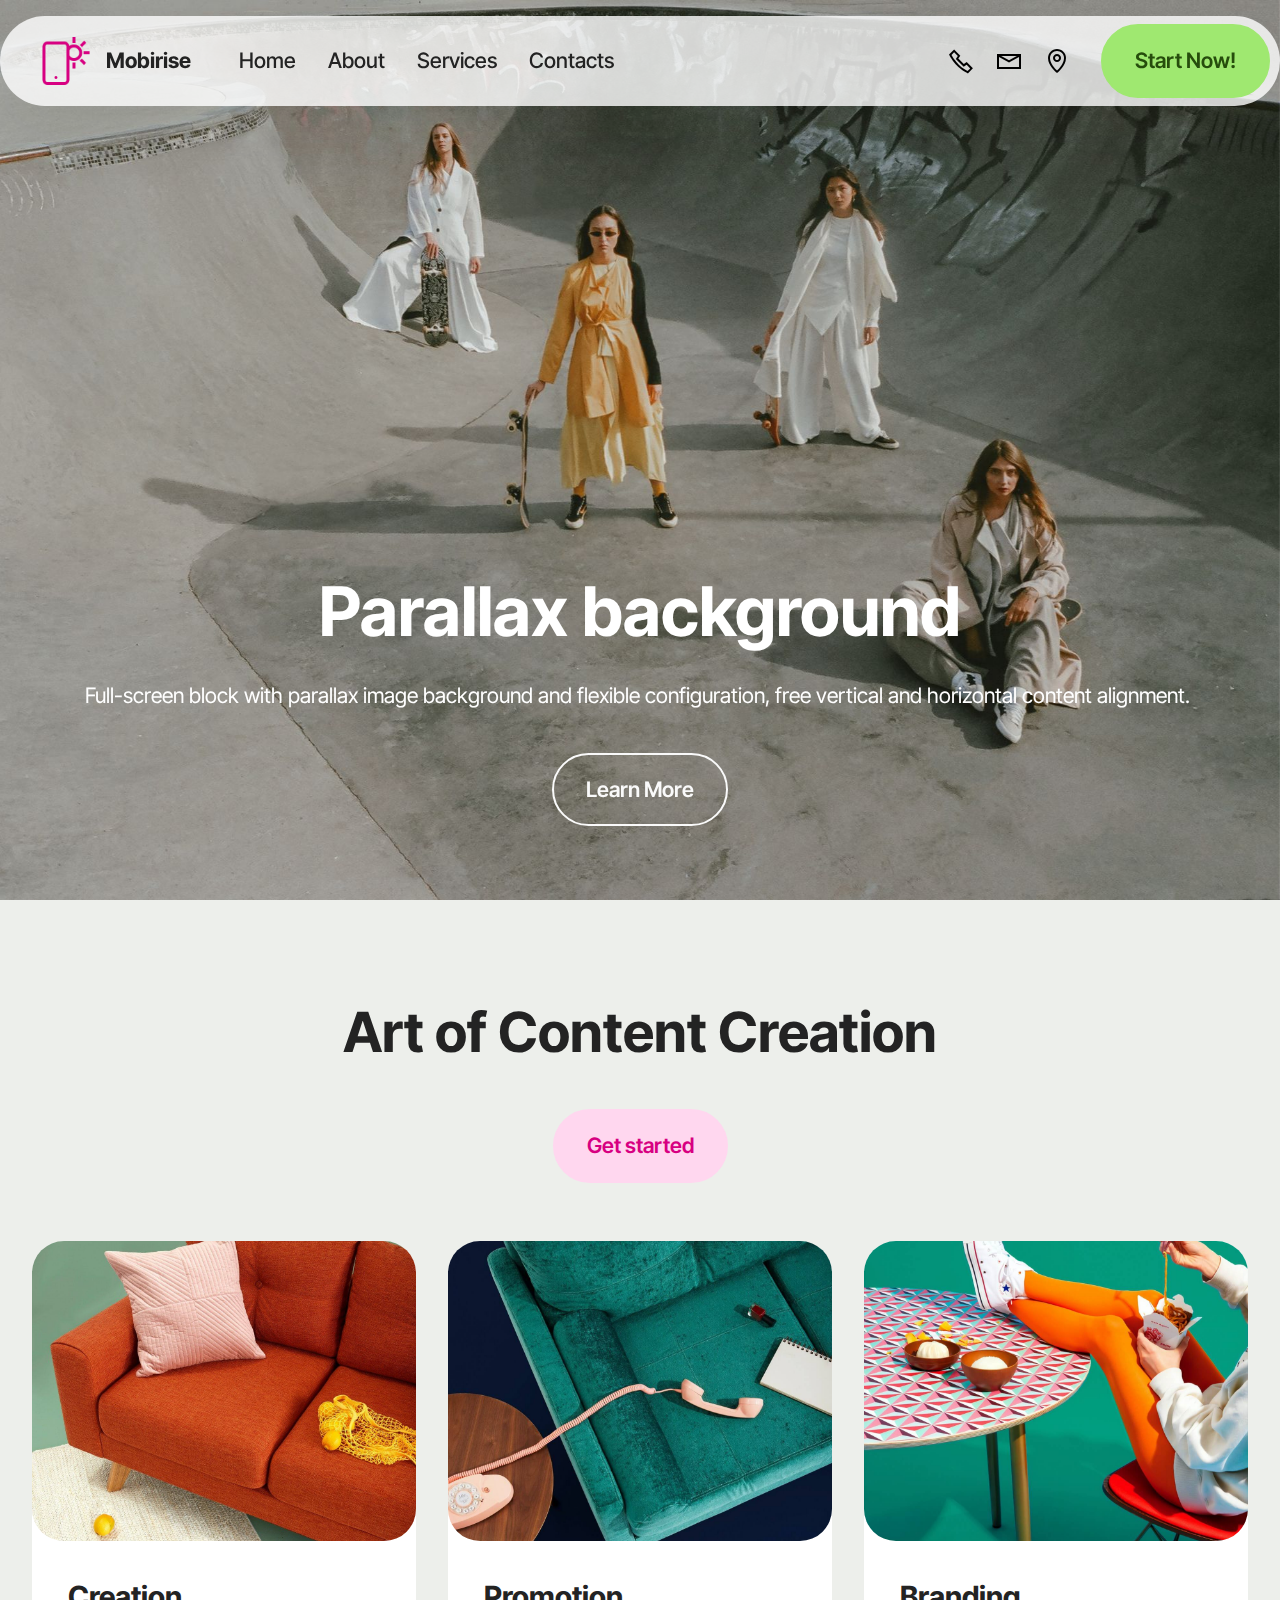
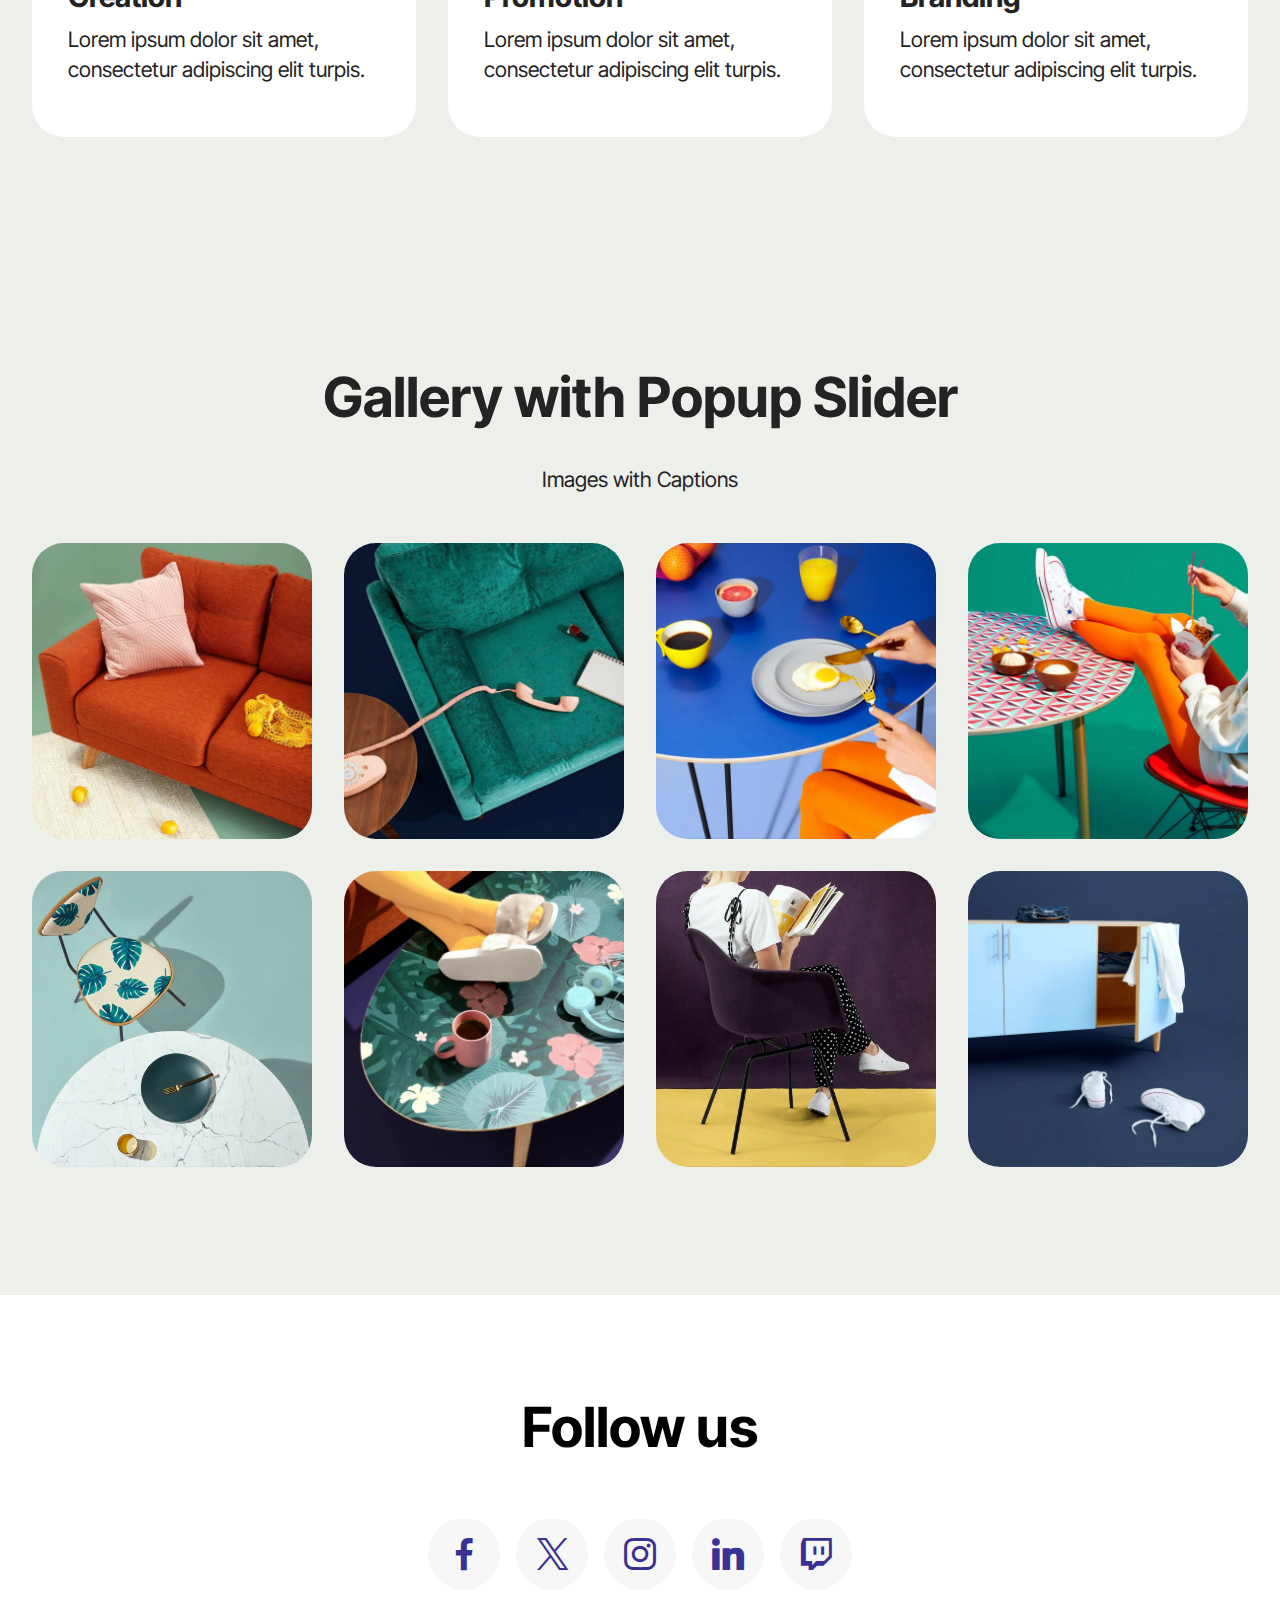
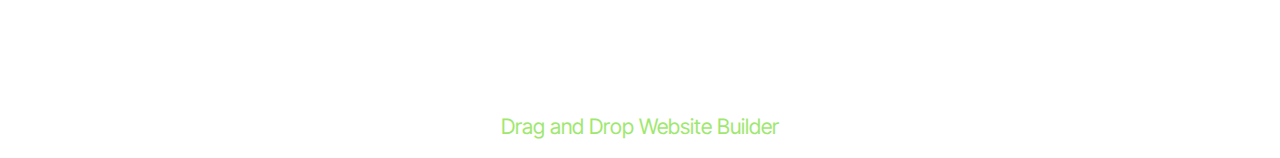
<file: index.html>
<!DOCTYPE html>
<html  >
<head>
  <!-- Site made with Mobirise Website Builder v5.9.18, https://mobirise.com -->
  <meta charset="UTF-8">
  <meta http-equiv="X-UA-Compatible" content="IE=edge">
  <meta name="generator" content="Mobirise v5.9.18, mobirise.com">
  <meta name="viewport" content="width=device-width, initial-scale=1, minimum-scale=1">
  <link rel="shortcut icon" href="assets/images/logo.png" type="image/x-icon">
  <meta name="description" content="">
  
  
  <title>Home</title>
  <link rel="stylesheet" href="assets/web/assets/mobirise-icons2/mobirise2.css">
  <link rel="stylesheet" href="assets/bootstrap/css/bootstrap.min.css">
  <link rel="stylesheet" href="assets/bootstrap/css/bootstrap-grid.min.css">
  <link rel="stylesheet" href="assets/bootstrap/css/bootstrap-reboot.min.css">
  <link rel="stylesheet" href="assets/parallax/jarallax.css">
  <link rel="stylesheet" href="assets/dropdown/css/style.css">
  <link rel="stylesheet" href="assets/socicon/css/styles.css">
  <link rel="stylesheet" href="assets/theme/css/style.css">
  <link rel="preload" href="https://fonts.googleapis.com/css?family=Inter+Tight:100,200,300,400,500,600,700,800,900,100i,200i,300i,400i,500i,600i,700i,800i,900i&display=swap" as="style" onload="this.onload=null;this.rel='stylesheet'">
  <noscript><link rel="stylesheet" href="https://fonts.googleapis.com/css?family=Inter+Tight:100,200,300,400,500,600,700,800,900,100i,200i,300i,400i,500i,600i,700i,800i,900i&display=swap"></noscript>
  <link rel="preload" as="style" href="assets/mobirise/css/mbr-additional.css?v=WQ4MeQ"><link rel="stylesheet" href="assets/mobirise/css/mbr-additional.css?v=WQ4MeQ" type="text/css">

  
  
  
</head>
<body>
  
  <section data-bs-version="5.1" class="menu menu1 cid-uf54ankRIG" once="menu" id="menu01-0">
	

	<nav class="navbar navbar-dropdown navbar-fixed-top navbar-expand-lg">
		<div class="container">
			<div class="navbar-brand">
				<span class="navbar-logo">
					<a href="https://mobiri.se">
						<img src="assets/images/logo.png" alt="Mobirise Website Builder" style="height: 3rem;">
					</a>
				</span>
				<span class="navbar-caption-wrap"><a class="navbar-caption text-black display-4" href="https://mobiri.se">Mobirise</a></span>
			</div>
			<button class="navbar-toggler" type="button" data-toggle="collapse" data-bs-toggle="collapse" data-target="#navbarSupportedContent" data-bs-target="#navbarSupportedContent" aria-controls="navbarNavAltMarkup" aria-expanded="false" aria-label="Toggle navigation">
				<div class="hamburger">
					<span></span>
					<span></span>
					<span></span>
					<span></span>
				</div>
			</button>
			<div class="collapse navbar-collapse" id="navbarSupportedContent">
				<ul class="navbar-nav nav-dropdown" data-app-modern-menu="true"><li class="nav-item"><a class="nav-link link text-black text-primary display-4" href="page1.html">Home</a></li><li class="nav-item"><a class="nav-link link text-black display-4" href="https://mobiri.se">About</a></li>
					<li class="nav-item">
						<a class="nav-link link text-black display-4" href="https://mobiri.se" aria-expanded="false">Services</a>
					</li>
					<li class="nav-item">
						<a class="nav-link link text-black display-4" href="https://mobiri.se">Contacts</a>
					</li></ul>
				<div class="icons-menu">
					<a class="iconfont-wrapper" href="https://mobiri.se">
						<span class="p-2 mbr-iconfont mobi-mbri-phone mobi-mbri"></span>
					</a>
					<a class="iconfont-wrapper" href="https://mobiri.se">
						<span class="p-2 mbr-iconfont mobi-mbri-letter mobi-mbri"></span>
					</a>
					<a class="iconfont-wrapper" href="https://mobiri.se">
						<span class="p-2 mbr-iconfont mobi-mbri-map-pin mobi-mbri"></span>
					</a>
					
				</div>
				<div class="navbar-buttons mbr-section-btn">
					<a class="btn btn-primary display-4" href="https://mobiri.se"> Start Now!</a>
				</div>
			</div>
		</div>
	</nav>
</section>

<section data-bs-version="5.1" class="header16 cid-uf54JhsUN1 mbr-fullscreen mbr-parallax-background" id="header17-1">
  
  
  <div class="container-fluid">
    <div class="row">
      <div class="content-wrap col-12 col-md-12">
        <h1 class="mbr-section-title mbr-fonts-style mbr-white mb-4 display-1">
          <strong><br>Parallax background</strong>
        </h1>
        
        <p class="mbr-fonts-style mbr-text mbr-white mb-4 display-7">Full-screen block with parallax image background and flexible
          configuration, free vertical and horizontal
          content alignment.&nbsp;</p>
        <div class="mbr-section-btn"><a class="btn btn-white-outline display-7" href="https://mobiri.se">Learn More</a></div>
      </div>
    </div>
  </div>
</section>

<section data-bs-version="5.1" class="features6 start cid-uf54Ox84dy" id="features06-2">
	
	
	<div class="container">
		<div class="row justify-content-center">
			<div class="col-12 content-head">
				<div class="mbr-section-head mb-5">
					<h4 class="mbr-section-title mbr-fonts-style align-center mb-0 display-2">
						<strong>Art of Content Creation</strong>
					</h4>
					
					<div class="mbr-section-btn item-footer mt-4">
						<a href="" class="btn item-btn btn-secondary display-7">Get started</a>
					</div>
				</div>
			</div>
		</div>
		<div class="row">
			<div class="item features-image col-12 col-md-6 col-lg-4">
				<div class="item-wrapper">
					<div class="item-img">
						<img src="assets/images/gallery01.jpg" alt="Mobirise Website Builder">
					</div>
					<div class="item-content">
						<h5 class="item-title mbr-fonts-style display-5">
							<strong>Creation</strong>
						</h5>
						<p class="mbr-text mbr-fonts-style display-7">
							Lorem ipsum dolor sit amet, consectetur adipiscing elit turpis.
						</p>
						
					</div>
				</div>
			</div>
			<div class="item features-image col-12 col-md-6 col-lg-4">
				<div class="item-wrapper">
					<div class="item-img">
						<img src="assets/images/gallery02.jpg" alt="Mobirise Website Builder">
					</div>
					<div class="item-content">
						<h5 class="item-title mbr-fonts-style display-5">
							<strong>Promotion</strong>
						</h5>
						<p class="mbr-text mbr-fonts-style display-7">
							Lorem ipsum dolor sit amet, consectetur adipiscing elit turpis.
						</p>
						
					</div>
				</div>
			</div>
			<div class="item features-image col-12 col-md-6 col-lg-4">
				<div class="item-wrapper">
					<div class="item-img">
						<img src="assets/images/gallery04.jpg" alt="Mobirise Website Builder">
					</div>
					<div class="item-content">
						<h5 class="item-title mbr-fonts-style display-5">
							<strong>Branding</strong>
						</h5>
						<p class="mbr-text mbr-fonts-style display-7">
							Lorem ipsum dolor sit amet, consectetur adipiscing elit turpis.<br>
						</p>
						
					</div>
				</div>
			</div>
		</div>
	</div>
</section>

<section data-bs-version="5.1" class="gallery1 mbr-gallery cid-uf554SfDlM" id="gallery01-4">
    
    

    <div class="container-fluid">
        <div class="row justify-content-center">
            <div class="col-12 content-head">
                <div class="mb-5">
                    <h3 class="mbr-section-title mbr-fonts-style align-center m-0 display-2"><strong>Gallery with Popup Slider</strong></h3>
                    <h4 class="mbr-section-subtitle mbr-fonts-style align-center mb-0 mt-4 display-7">Images with Captions</h4>
                </div>
            </div>
        </div>
        
        <div class="row mbr-gallery">
            <div class="col-12 col-md-6 col-lg-3 item gallery-image">
                <div class="item-wrapper mb-3" data-toggle="modal" data-bs-toggle="modal" data-target="#ufd822BVwQ-modal" data-bs-target="#ufd822BVwQ-modal">
                    <img class="w-100" src="assets/images/gallery01.jpg" alt="Mobirise Website Builder" data-slide-to="0" data-bs-slide-to="0" data-target="#lb-ufd822BVwQ" data-bs-target="#lb-ufd822BVwQ">
                    <div class="icon-wrapper">
                        <span class="mobi-mbri mobi-mbri-search mbr-iconfont mbr-iconfont-btn"></span>
                    </div>
                </div>
                
            </div>
            <div class="col-12 col-md-6 col-lg-3 item gallery-image">
                <div class="item-wrapper mb-3" data-toggle="modal" data-bs-toggle="modal" data-target="#ufd822BVwQ-modal" data-bs-target="#ufd822BVwQ-modal">
                    <img class="w-100" src="assets/images/gallery02.jpg" alt="Mobirise Website Builder" data-slide-to="1" data-bs-slide-to="1" data-target="#lb-ufd822BVwQ" data-bs-target="#lb-ufd822BVwQ">
                    <div class="icon-wrapper">
                        <span class="mobi-mbri mobi-mbri-search mbr-iconfont mbr-iconfont-btn"></span>
                    </div>
                </div>
                
            </div>
            <div class="col-12 col-md-6 col-lg-3 item gallery-image">
                <div class="item-wrapper mb-3" data-toggle="modal" data-bs-toggle="modal" data-target="#ufd822BVwQ-modal" data-bs-target="#ufd822BVwQ-modal">
                    <img class="w-100" src="assets/images/gallery03.jpg" alt="Mobirise Website Builder" data-slide-to="2" data-bs-slide-to="2" data-target="#lb-ufd822BVwQ" data-bs-target="#lb-ufd822BVwQ">
                    <div class="icon-wrapper">
                        <span class="mobi-mbri mobi-mbri-search mbr-iconfont mbr-iconfont-btn"></span>
                    </div>
                </div>
                
            </div>
            <div class="col-12 col-md-6 col-lg-3 item gallery-image">
                <div class="item-wrapper mb-3" data-toggle="modal" data-bs-toggle="modal" data-target="#ufd822BVwQ-modal" data-bs-target="#ufd822BVwQ-modal">
                    <img class="w-100" src="assets/images/gallery04.jpg" alt="Mobirise Website Builder" data-slide-to="3" data-bs-slide-to="3" data-target="#lb-ufd822BVwQ" data-bs-target="#lb-ufd822BVwQ">
                    <div class="icon-wrapper">
                        <span class="mobi-mbri mobi-mbri-search mbr-iconfont mbr-iconfont-btn"></span>
                    </div>
                </div>
                
            </div>
            <div class="col-12 col-md-6 col-lg-3 item gallery-image">
                <div class="item-wrapper mb-3" data-toggle="modal" data-bs-toggle="modal" data-target="#ufd822BVwQ-modal" data-bs-target="#ufd822BVwQ-modal">
                    <img class="w-100" src="assets/images/gallery10.jpg" alt="Mobirise Website Builder" data-slide-to="4" data-bs-slide-to="4" data-target="#lb-ufd822BVwQ" data-bs-target="#lb-ufd822BVwQ">
                    <div class="icon-wrapper">
                        <span class="mobi-mbri mobi-mbri-search mbr-iconfont mbr-iconfont-btn"></span>
                    </div>
                </div>
                
            </div>
            <div class="col-12 col-md-6 col-lg-3 item gallery-image">
                <div class="item-wrapper mb-3" data-toggle="modal" data-bs-toggle="modal" data-target="#ufd822BVwQ-modal" data-bs-target="#ufd822BVwQ-modal">
                    <img class="w-100" src="assets/images/gallery05.jpg" alt="Mobirise Website Builder" data-slide-to="5" data-bs-slide-to="5" data-target="#lb-ufd822BVwQ" data-bs-target="#lb-ufd822BVwQ">
                    <div class="icon-wrapper">
                        <span class="mobi-mbri mobi-mbri-search mbr-iconfont mbr-iconfont-btn"></span>
                    </div>
                </div>
                
            </div>
            <div class="col-12 col-md-6 col-lg-3 item gallery-image">
                <div class="item-wrapper mb-3" data-toggle="modal" data-bs-toggle="modal" data-target="#ufd822BVwQ-modal" data-bs-target="#ufd822BVwQ-modal">
                    <img class="w-100" src="assets/images/gallery06.jpg" alt="Mobirise Website Builder" data-slide-to="6" data-bs-slide-to="6" data-target="#lb-ufd822BVwQ" data-bs-target="#lb-ufd822BVwQ">
                    <div class="icon-wrapper">
                        <span class="mobi-mbri mobi-mbri-search mbr-iconfont mbr-iconfont-btn"></span>
                    </div>
                </div>
                
            </div>
            <div class="col-12 col-md-6 col-lg-3 item gallery-image">
                <div class="item-wrapper mb-3" data-toggle="modal" data-bs-toggle="modal" data-target="#ufd822BVwQ-modal" data-bs-target="#ufd822BVwQ-modal">
                    <img class="w-100" src="assets/images/gallery07.jpg" alt="Mobirise Website Builder" data-slide-to="7" data-bs-slide-to="7" data-target="#lb-ufd822BVwQ" data-bs-target="#lb-ufd822BVwQ">
                    <div class="icon-wrapper">
                        <span class="mobi-mbri mobi-mbri-search mbr-iconfont mbr-iconfont-btn"></span>
                    </div>
                </div>
                
            </div>
        </div>

        <div class="modal mbr-slider" tabindex="-1" role="dialog" aria-hidden="true" id="ufd822BVwQ-modal">
            <div class="modal-dialog" role="document">
                <div class="modal-content">
                    <div class="modal-body">
                        <div class="carousel slide" data-pause="false" data-bs-pause="false" id="lb-ufd822BVwQ" data-interval="5000" data-bs-interval="5000">
                            <div class="carousel-inner">
                                <div class="carousel-item active">
                                    <img class="d-block w-100" src="assets/images/gallery01.jpg" alt="Mobirise Website Builder">
                                </div>
                                <div class="carousel-item">
                                    <img class="d-block w-100" src="assets/images/gallery02.jpg" alt="Mobirise Website Builder">
                                </div>
                                <div class="carousel-item">
                                    <img class="d-block w-100" src="assets/images/gallery03.jpg" alt="Mobirise Website Builder">
                                </div>
                                <div class="carousel-item">
                                    <img class="d-block w-100" src="assets/images/gallery04.jpg" alt="Mobirise Website Builder">
                                </div>
                                <div class="carousel-item">
                                    <img class="d-block w-100" src="assets/images/gallery10.jpg" alt="Mobirise Website Builder">
                                </div>
                                <div class="carousel-item">
                                    <img class="d-block w-100" src="assets/images/gallery05.jpg" alt="Mobirise Website Builder">
                                </div>
                                <div class="carousel-item">
                                    <img class="d-block w-100" src="assets/images/gallery06.jpg" alt="Mobirise Website Builder">
                                </div>
                                <div class="carousel-item">
                                    <img class="d-block w-100" src="assets/images/gallery07.jpg" alt="Mobirise Website Builder">
                                </div>
                            </div>
                            <ol class="carousel-indicators">
                                <li data-slide-to="0" data-bs-slide-to="0" class="active" data-target="#lb-ufd822BVwQ" data-bs-target="#lb-ufd822BVwQ"></li>
                                <li data-slide-to="1" data-bs-slide-to="1" data-target="#lb-ufd822BVwQ" data-bs-target="#lb-ufd822BVwQ"></li>
                                <li data-slide-to="2" data-bs-slide-to="2" data-target="#lb-ufd822BVwQ" data-bs-target="#lb-ufd822BVwQ"></li>
                                <li data-slide-to="3" data-bs-slide-to="3" data-target="#lb-ufd822BVwQ" data-bs-target="#lb-ufd822BVwQ"></li>
                                <li data-slide-to="4" data-bs-slide-to="4" data-target="#lb-ufd822BVwQ" data-bs-target="#lb-ufd822BVwQ"></li>
                                <li data-slide-to="5" data-bs-slide-to="5" data-target="#lb-ufd822BVwQ" data-bs-target="#lb-ufd822BVwQ"></li>
                                <li data-slide-to="6" data-bs-slide-to="6" data-target="#lb-ufd822BVwQ" data-bs-target="#lb-ufd822BVwQ"></li>
                                <li data-slide-to="7" data-bs-slide-to="7" data-target="#lb-ufd822BVwQ" data-bs-target="#lb-ufd822BVwQ"></li>
                            </ol>
                            <a role="button" href="" class="close" data-dismiss="modal" data-bs-dismiss="modal" aria-label="Close">
                            </a>
                            <a class="carousel-control-prev carousel-control" role="button" data-slide="prev" data-bs-slide="prev" href="#lb-ufd822BVwQ">
                                <span class="mobi-mbri mobi-mbri-arrow-prev" aria-hidden="true"></span>
                                <span class="sr-only visually-hidden">Previous</span>
                            </a>
                            <a class="carousel-control-next carousel-control" role="button" data-slide="next" data-bs-slide="next" href="#lb-ufd822BVwQ">
                                <span class="mobi-mbri mobi-mbri-arrow-next" aria-hidden="true"></span>
                                <span class="sr-only visually-hidden">Next</span>
                            </a>
                        </div>
                    </div>
                </div>
            </div>
        </div>
    </div>
</section>

<section data-bs-version="5.1" class="social05 cid-uf54Y7psQk" id="social05-3">
    

    

    <div class="container">
        <div class="row">
            <h3 class="mbr-section-title align-center mb-5 mbr-fonts-style display-2">
                <strong>Follow us</strong>
            </h3>
            <div class="col-12">
                <div class="social-row">
                    <div class="soc-item">
                        <a href="https://mobiri.se/" target="_blank">
                            <span class="mbr-iconfont socicon socicon-facebook"></span>
                        </a>
                    </div>
                    <div class="soc-item">
                        <a href="https://mobiri.se/" target="_blank">
                            <span class="mbr-iconfont socicon-twitter socicon"></span>
                        </a>
                    </div>
                    <div class="soc-item">
                        <a href="https://mobiri.se/" target="_blank">
                            <span class="mbr-iconfont socicon-instagram socicon"></span>
                        </a>
                    </div>
                    <div class="soc-item">
                        <a href="https://mobiri.se/" target="_blank">
                            <span class="mbr-iconfont socicon socicon-linkedin"></span>
                        </a>
                    </div>
                    <div class="soc-item">
                        <a href="https://mobiri.se/" target="_blank">
                            <span class="mbr-iconfont socicon socicon-twitch"></span>
                        </a>
                    </div>
                </div>
            </div>
        </div>
    </div>
</section><section class="display-7" style="padding: 0;align-items: center;justify-content: center;flex-wrap: wrap;    align-content: center;display: flex;position: relative;height: 4rem;"><a href="https://mobiri.se/3271690" style="flex: 1 1;height: 4rem;position: absolute;width: 100%;z-index: 1;"><img alt="" style="height: 4rem;" src="[data-uri]"></a><p style="margin: 0;text-align: center;" class="display-7">&#8204;</p><a style="z-index:1" href="https://mobirise.com/drag-drop-website-builder.html">Drag and Drop Website Builder</a></section><script src="assets/bootstrap/js/bootstrap.bundle.min.js"></script>  <script src="assets/parallax/jarallax.js"></script>  <script src="assets/smoothscroll/smooth-scroll.js"></script>  <script src="assets/ytplayer/index.js"></script>  <script src="assets/dropdown/js/navbar-dropdown.js"></script>  <script src="assets/theme/js/script.js"></script>  
  
  
</body>
</html>
</file>
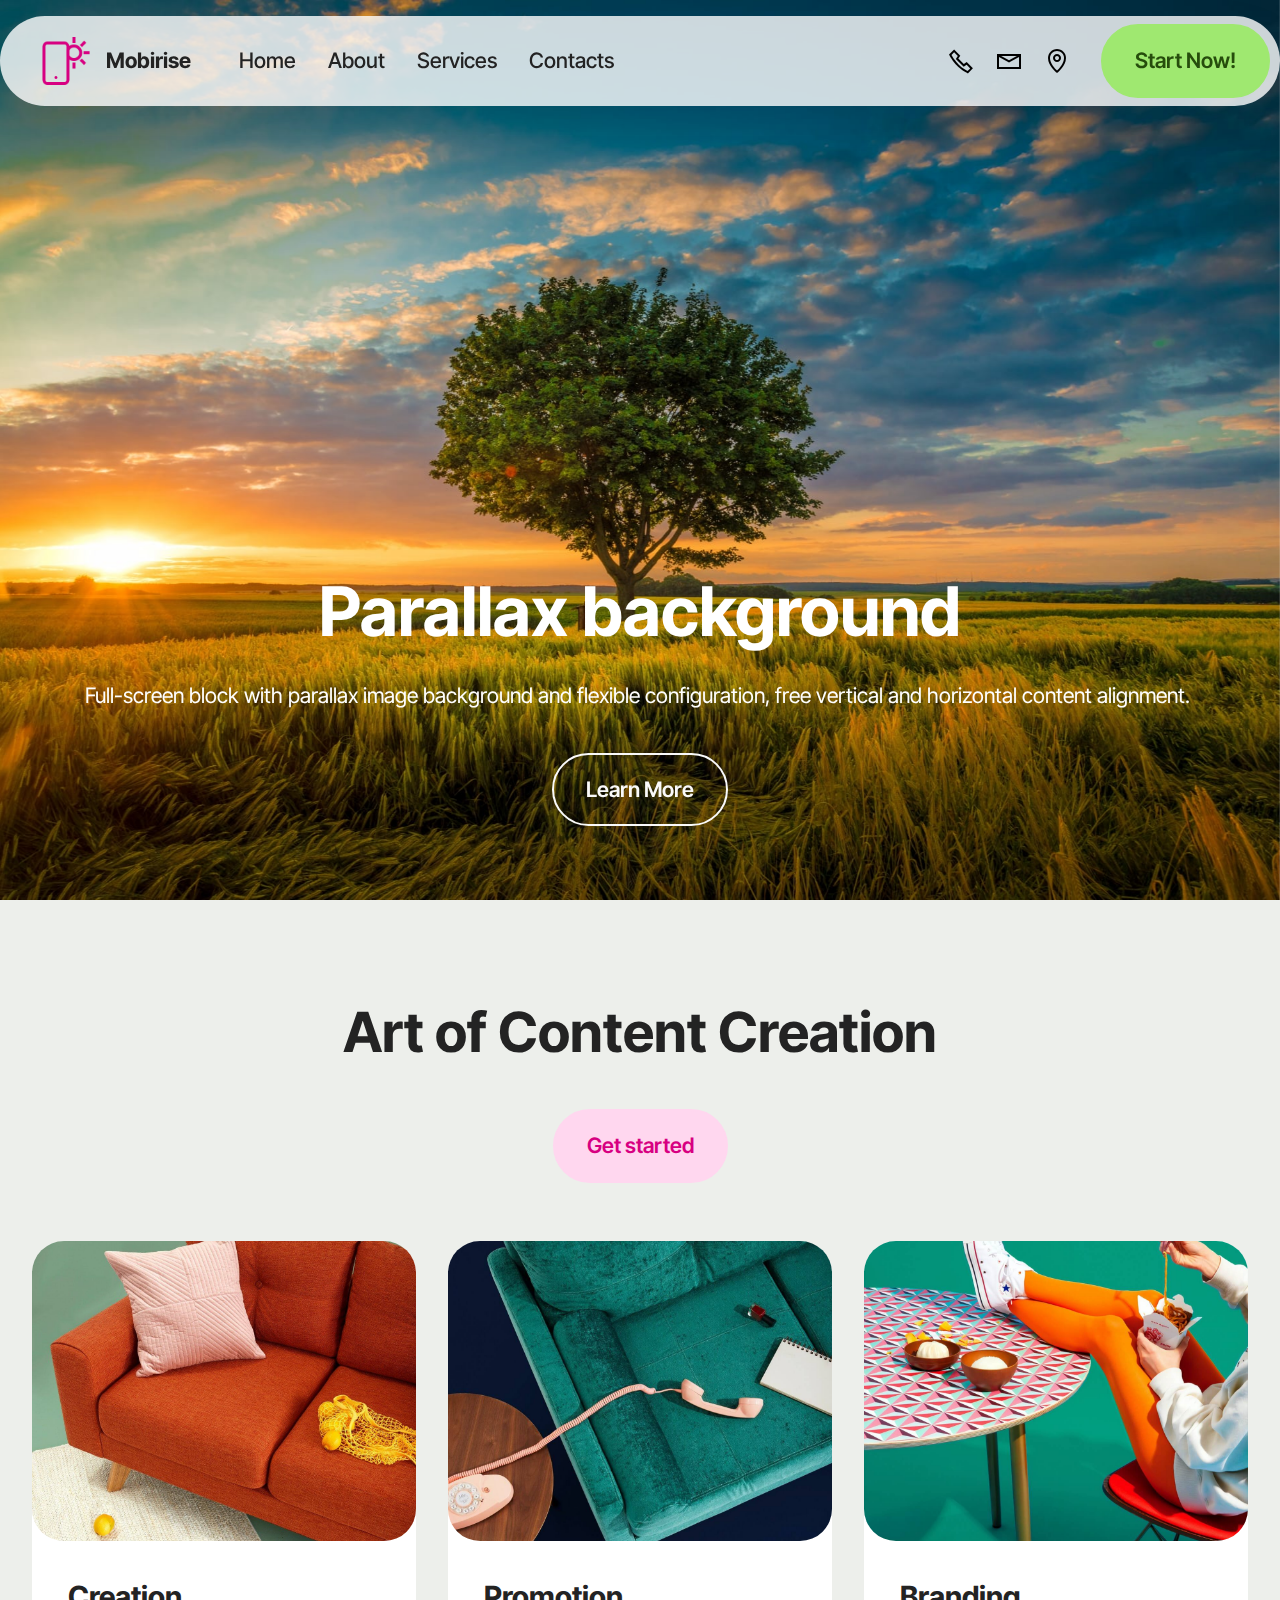
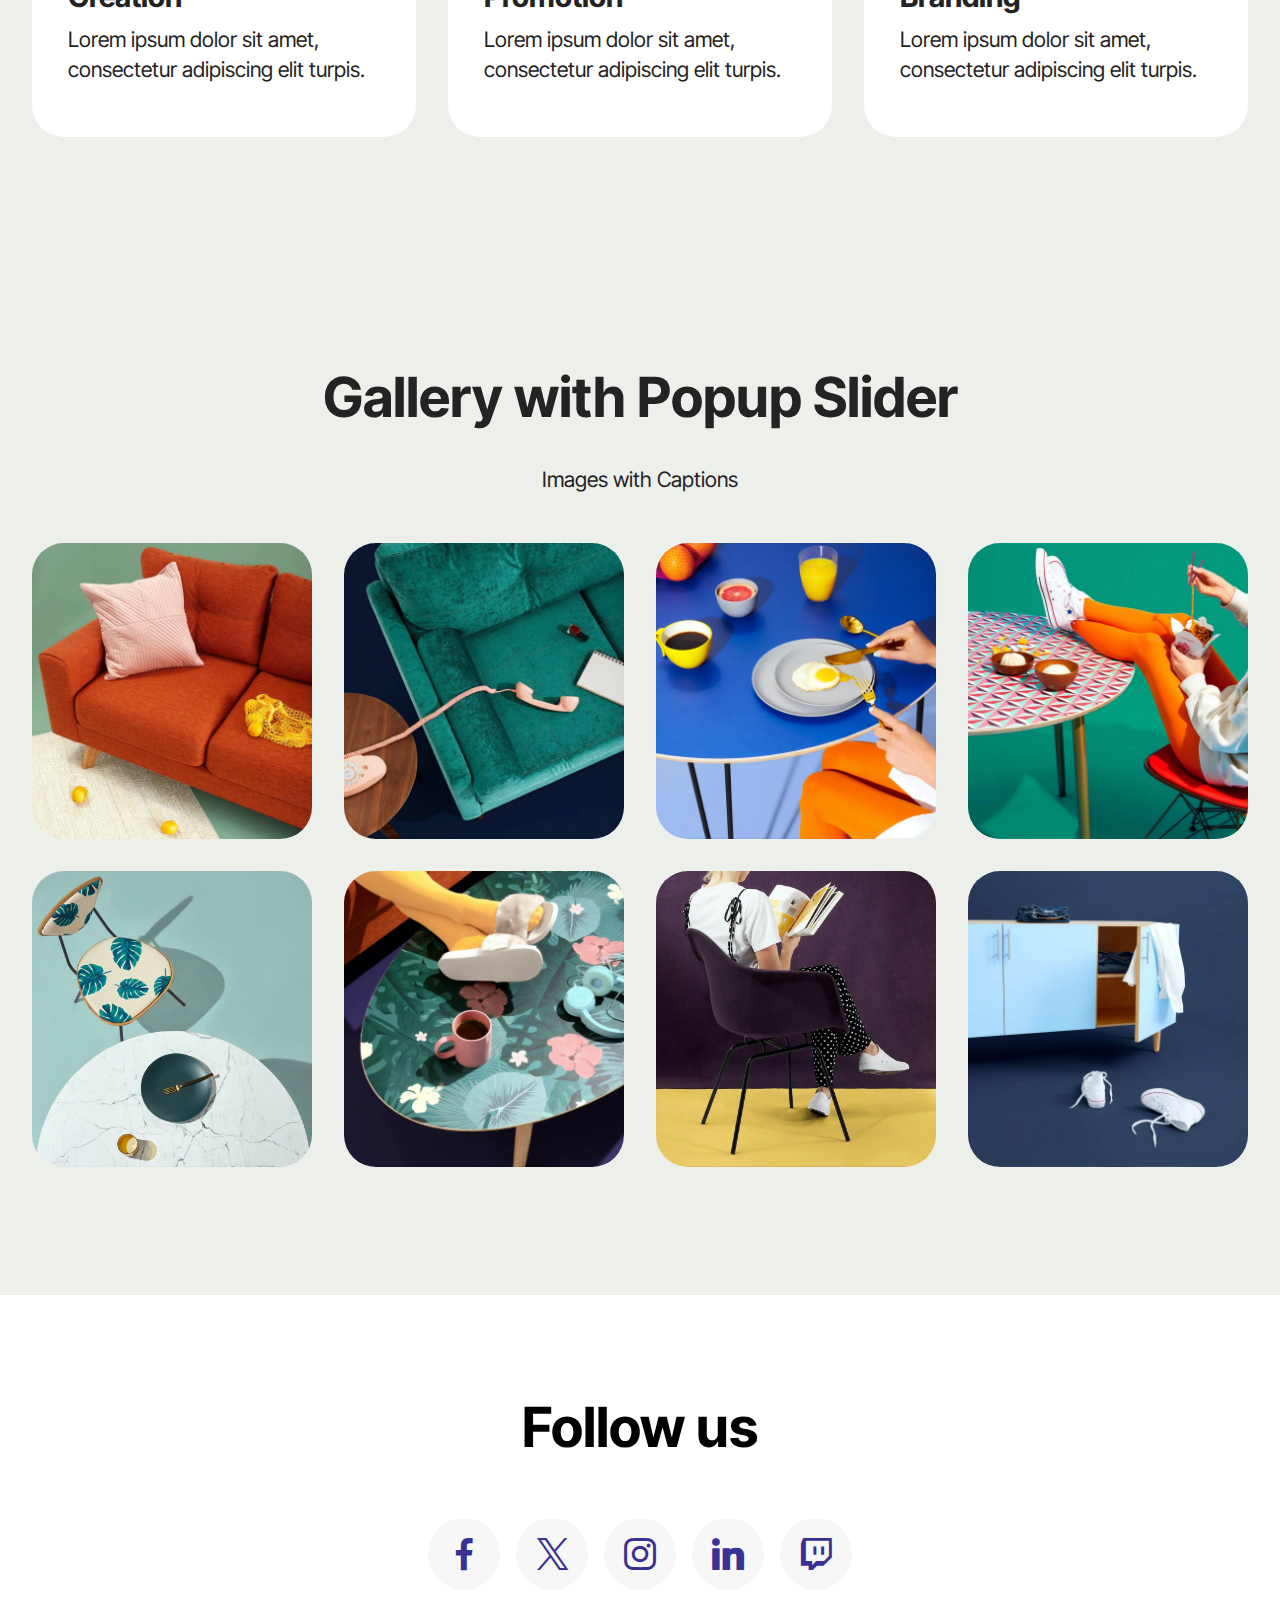
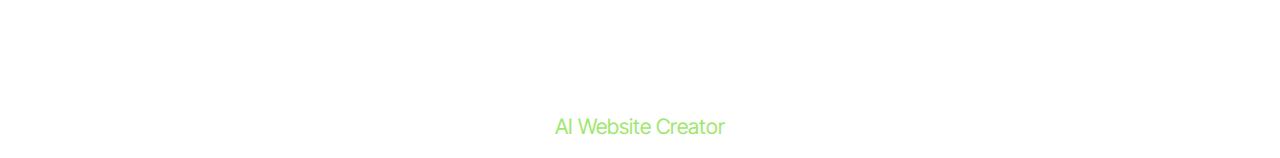
<file: contacts.html>
<!DOCTYPE html>
<html  >
<head>
  <!-- Site made with Mobirise Website Builder v5.9.18, https://mobirise.com -->
  <meta charset="UTF-8">
  <meta http-equiv="X-UA-Compatible" content="IE=edge">
  <meta name="generator" content="Mobirise v5.9.18, mobirise.com">
  <meta name="viewport" content="width=device-width, initial-scale=1, minimum-scale=1">
  <link rel="shortcut icon" href="assets/images/logo.png" type="image/x-icon">
  <meta name="description" content="">
  
  
  <title>Contacts</title>
  <link rel="stylesheet" href="assets/web/assets/mobirise-icons2/mobirise2.css">
  <link rel="stylesheet" href="assets/bootstrap/css/bootstrap.min.css">
  <link rel="stylesheet" href="assets/bootstrap/css/bootstrap-grid.min.css">
  <link rel="stylesheet" href="assets/bootstrap/css/bootstrap-reboot.min.css">
  <link rel="stylesheet" href="assets/parallax/jarallax.css">
  <link rel="stylesheet" href="assets/dropdown/css/style.css">
  <link rel="stylesheet" href="assets/socicon/css/styles.css">
  <link rel="stylesheet" href="assets/theme/css/style.css">
  <link rel="preload" href="https://fonts.googleapis.com/css?family=Inter+Tight:100,200,300,400,500,600,700,800,900,100i,200i,300i,400i,500i,600i,700i,800i,900i&display=swap" as="style" onload="this.onload=null;this.rel='stylesheet'">
  <noscript><link rel="stylesheet" href="https://fonts.googleapis.com/css?family=Inter+Tight:100,200,300,400,500,600,700,800,900,100i,200i,300i,400i,500i,600i,700i,800i,900i&display=swap"></noscript>
  <link rel="preload" as="style" href="assets/mobirise/css/mbr-additional.css?v=hotb5x"><link rel="stylesheet" href="assets/mobirise/css/mbr-additional.css?v=hotb5x" type="text/css">

  
  
  
</head>
<body>
  
  <section data-bs-version="5.1" class="menu menu1 cid-uf5c6B4Ovp" once="menu" id="menu01-m">
	

	<nav class="navbar navbar-dropdown navbar-fixed-top navbar-expand-lg">
		<div class="container">
			<div class="navbar-brand">
				<span class="navbar-logo">
					<a href="https://mobiri.se">
						<img src="assets/images/logo.png" alt="Mobirise Website Builder" style="height: 3rem;">
					</a>
				</span>
				<span class="navbar-caption-wrap"><a class="navbar-caption text-black display-4" href="https://mobiri.se">Mobirise</a></span>
			</div>
			<button class="navbar-toggler" type="button" data-toggle="collapse" data-bs-toggle="collapse" data-target="#navbarSupportedContent" data-bs-target="#navbarSupportedContent" aria-controls="navbarNavAltMarkup" aria-expanded="false" aria-label="Toggle navigation">
				<div class="hamburger">
					<span></span>
					<span></span>
					<span></span>
					<span></span>
				</div>
			</button>
			<div class="collapse navbar-collapse" id="navbarSupportedContent">
				<ul class="navbar-nav nav-dropdown" data-app-modern-menu="true"><li class="nav-item"><a class="nav-link link text-black text-primary display-4" href="page1.html">Home</a></li><li class="nav-item"><a class="nav-link link text-black display-4" href="https://mobiri.se">About</a></li>
					<li class="nav-item">
						<a class="nav-link link text-black display-4" href="https://mobiri.se" aria-expanded="false">Services</a>
					</li>
					<li class="nav-item">
						<a class="nav-link link text-black display-4" href="https://mobiri.se">Contacts</a>
					</li></ul>
				<div class="icons-menu">
					<a class="iconfont-wrapper" href="https://mobiri.se">
						<span class="p-2 mbr-iconfont mobi-mbri-phone mobi-mbri"></span>
					</a>
					<a class="iconfont-wrapper" href="https://mobiri.se">
						<span class="p-2 mbr-iconfont mobi-mbri-letter mobi-mbri"></span>
					</a>
					<a class="iconfont-wrapper" href="https://mobiri.se">
						<span class="p-2 mbr-iconfont mobi-mbri-map-pin mobi-mbri"></span>
					</a>
					
				</div>
				<div class="navbar-buttons mbr-section-btn">
					<a class="btn btn-primary display-4" href="https://mobiri.se"> Start Now!</a>
				</div>
			</div>
		</div>
	</nav>
</section>

<section data-bs-version="5.1" class="header16 cid-uf5c6BjDWP mbr-fullscreen mbr-parallax-background" id="header17-n">
  
  
  <div class="container-fluid">
    <div class="row">
      <div class="content-wrap col-12 col-md-12">
        <h1 class="mbr-section-title mbr-fonts-style mbr-white mb-4 display-1">
          <strong><br>Parallax background</strong>
        </h1>
        
        <p class="mbr-fonts-style mbr-text mbr-white mb-4 display-7">Full-screen block with parallax image background and flexible
          configuration, free vertical and horizontal
          content alignment.&nbsp;</p>
        <div class="mbr-section-btn"><a class="btn btn-white-outline display-7" href="https://mobiri.se">Learn More</a></div>
      </div>
    </div>
  </div>
</section>

<section data-bs-version="5.1" class="features6 start cid-uf5c6Bubn8" id="features06-o">
	
	
	<div class="container">
		<div class="row justify-content-center">
			<div class="col-12 content-head">
				<div class="mbr-section-head mb-5">
					<h4 class="mbr-section-title mbr-fonts-style align-center mb-0 display-2">
						<strong>Art of Content Creation</strong>
					</h4>
					
					<div class="mbr-section-btn item-footer mt-4">
						<a href="" class="btn item-btn btn-secondary display-7">Get started</a>
					</div>
				</div>
			</div>
		</div>
		<div class="row">
			<div class="item features-image col-12 col-md-6 col-lg-4">
				<div class="item-wrapper">
					<div class="item-img">
						<img src="assets/images/gallery01.jpg" alt="Mobirise Website Builder">
					</div>
					<div class="item-content">
						<h5 class="item-title mbr-fonts-style display-5">
							<strong>Creation</strong>
						</h5>
						<p class="mbr-text mbr-fonts-style display-7">
							Lorem ipsum dolor sit amet, consectetur adipiscing elit turpis.
						</p>
						
					</div>
				</div>
			</div>
			<div class="item features-image col-12 col-md-6 col-lg-4">
				<div class="item-wrapper">
					<div class="item-img">
						<img src="assets/images/gallery02.jpg" alt="Mobirise Website Builder">
					</div>
					<div class="item-content">
						<h5 class="item-title mbr-fonts-style display-5">
							<strong>Promotion</strong>
						</h5>
						<p class="mbr-text mbr-fonts-style display-7">
							Lorem ipsum dolor sit amet, consectetur adipiscing elit turpis.
						</p>
						
					</div>
				</div>
			</div>
			<div class="item features-image col-12 col-md-6 col-lg-4">
				<div class="item-wrapper">
					<div class="item-img">
						<img src="assets/images/gallery04.jpg" alt="Mobirise Website Builder">
					</div>
					<div class="item-content">
						<h5 class="item-title mbr-fonts-style display-5">
							<strong>Branding</strong>
						</h5>
						<p class="mbr-text mbr-fonts-style display-7">
							Lorem ipsum dolor sit amet, consectetur adipiscing elit turpis.<br>
						</p>
						
					</div>
				</div>
			</div>
		</div>
	</div>
</section>

<section data-bs-version="5.1" class="gallery1 mbr-gallery cid-uf5c6BHFNV" id="gallery01-p">
    
    

    <div class="container-fluid">
        <div class="row justify-content-center">
            <div class="col-12 content-head">
                <div class="mb-5">
                    <h3 class="mbr-section-title mbr-fonts-style align-center m-0 display-2"><strong>Gallery with Popup Slider</strong></h3>
                    <h4 class="mbr-section-subtitle mbr-fonts-style align-center mb-0 mt-4 display-7">Images with Captions</h4>
                </div>
            </div>
        </div>
        
        <div class="row mbr-gallery">
            <div class="col-12 col-md-6 col-lg-3 item gallery-image">
                <div class="item-wrapper mb-3" data-toggle="modal" data-bs-toggle="modal" data-target="#ufd82e13mD-modal" data-bs-target="#ufd82e13mD-modal">
                    <img class="w-100" src="assets/images/gallery01.jpg" alt="Mobirise Website Builder" data-slide-to="0" data-bs-slide-to="0" data-target="#lb-ufd82e13mD" data-bs-target="#lb-ufd82e13mD">
                    <div class="icon-wrapper">
                        <span class="mobi-mbri mobi-mbri-search mbr-iconfont mbr-iconfont-btn"></span>
                    </div>
                </div>
                
            </div>
            <div class="col-12 col-md-6 col-lg-3 item gallery-image">
                <div class="item-wrapper mb-3" data-toggle="modal" data-bs-toggle="modal" data-target="#ufd82e13mD-modal" data-bs-target="#ufd82e13mD-modal">
                    <img class="w-100" src="assets/images/gallery02.jpg" alt="Mobirise Website Builder" data-slide-to="1" data-bs-slide-to="1" data-target="#lb-ufd82e13mD" data-bs-target="#lb-ufd82e13mD">
                    <div class="icon-wrapper">
                        <span class="mobi-mbri mobi-mbri-search mbr-iconfont mbr-iconfont-btn"></span>
                    </div>
                </div>
                
            </div>
            <div class="col-12 col-md-6 col-lg-3 item gallery-image">
                <div class="item-wrapper mb-3" data-toggle="modal" data-bs-toggle="modal" data-target="#ufd82e13mD-modal" data-bs-target="#ufd82e13mD-modal">
                    <img class="w-100" src="assets/images/gallery03.jpg" alt="Mobirise Website Builder" data-slide-to="2" data-bs-slide-to="2" data-target="#lb-ufd82e13mD" data-bs-target="#lb-ufd82e13mD">
                    <div class="icon-wrapper">
                        <span class="mobi-mbri mobi-mbri-search mbr-iconfont mbr-iconfont-btn"></span>
                    </div>
                </div>
                
            </div>
            <div class="col-12 col-md-6 col-lg-3 item gallery-image">
                <div class="item-wrapper mb-3" data-toggle="modal" data-bs-toggle="modal" data-target="#ufd82e13mD-modal" data-bs-target="#ufd82e13mD-modal">
                    <img class="w-100" src="assets/images/gallery04.jpg" alt="Mobirise Website Builder" data-slide-to="3" data-bs-slide-to="3" data-target="#lb-ufd82e13mD" data-bs-target="#lb-ufd82e13mD">
                    <div class="icon-wrapper">
                        <span class="mobi-mbri mobi-mbri-search mbr-iconfont mbr-iconfont-btn"></span>
                    </div>
                </div>
                
            </div>
            <div class="col-12 col-md-6 col-lg-3 item gallery-image">
                <div class="item-wrapper mb-3" data-toggle="modal" data-bs-toggle="modal" data-target="#ufd82e13mD-modal" data-bs-target="#ufd82e13mD-modal">
                    <img class="w-100" src="assets/images/gallery10.jpg" alt="Mobirise Website Builder" data-slide-to="4" data-bs-slide-to="4" data-target="#lb-ufd82e13mD" data-bs-target="#lb-ufd82e13mD">
                    <div class="icon-wrapper">
                        <span class="mobi-mbri mobi-mbri-search mbr-iconfont mbr-iconfont-btn"></span>
                    </div>
                </div>
                
            </div>
            <div class="col-12 col-md-6 col-lg-3 item gallery-image">
                <div class="item-wrapper mb-3" data-toggle="modal" data-bs-toggle="modal" data-target="#ufd82e13mD-modal" data-bs-target="#ufd82e13mD-modal">
                    <img class="w-100" src="assets/images/gallery05.jpg" alt="Mobirise Website Builder" data-slide-to="5" data-bs-slide-to="5" data-target="#lb-ufd82e13mD" data-bs-target="#lb-ufd82e13mD">
                    <div class="icon-wrapper">
                        <span class="mobi-mbri mobi-mbri-search mbr-iconfont mbr-iconfont-btn"></span>
                    </div>
                </div>
                
            </div>
            <div class="col-12 col-md-6 col-lg-3 item gallery-image">
                <div class="item-wrapper mb-3" data-toggle="modal" data-bs-toggle="modal" data-target="#ufd82e13mD-modal" data-bs-target="#ufd82e13mD-modal">
                    <img class="w-100" src="assets/images/gallery06.jpg" alt="Mobirise Website Builder" data-slide-to="6" data-bs-slide-to="6" data-target="#lb-ufd82e13mD" data-bs-target="#lb-ufd82e13mD">
                    <div class="icon-wrapper">
                        <span class="mobi-mbri mobi-mbri-search mbr-iconfont mbr-iconfont-btn"></span>
                    </div>
                </div>
                
            </div>
            <div class="col-12 col-md-6 col-lg-3 item gallery-image">
                <div class="item-wrapper mb-3" data-toggle="modal" data-bs-toggle="modal" data-target="#ufd82e13mD-modal" data-bs-target="#ufd82e13mD-modal">
                    <img class="w-100" src="assets/images/gallery07.jpg" alt="Mobirise Website Builder" data-slide-to="7" data-bs-slide-to="7" data-target="#lb-ufd82e13mD" data-bs-target="#lb-ufd82e13mD">
                    <div class="icon-wrapper">
                        <span class="mobi-mbri mobi-mbri-search mbr-iconfont mbr-iconfont-btn"></span>
                    </div>
                </div>
                
            </div>
        </div>

        <div class="modal mbr-slider" tabindex="-1" role="dialog" aria-hidden="true" id="ufd82e13mD-modal">
            <div class="modal-dialog" role="document">
                <div class="modal-content">
                    <div class="modal-body">
                        <div class="carousel slide" data-pause="false" data-bs-pause="false" id="lb-ufd82e13mD" data-interval="5000" data-bs-interval="5000">
                            <div class="carousel-inner">
                                <div class="carousel-item active">
                                    <img class="d-block w-100" src="assets/images/gallery01.jpg" alt="Mobirise Website Builder">
                                </div>
                                <div class="carousel-item">
                                    <img class="d-block w-100" src="assets/images/gallery02.jpg" alt="Mobirise Website Builder">
                                </div>
                                <div class="carousel-item">
                                    <img class="d-block w-100" src="assets/images/gallery03.jpg" alt="Mobirise Website Builder">
                                </div>
                                <div class="carousel-item">
                                    <img class="d-block w-100" src="assets/images/gallery04.jpg" alt="Mobirise Website Builder">
                                </div>
                                <div class="carousel-item">
                                    <img class="d-block w-100" src="assets/images/gallery10.jpg" alt="Mobirise Website Builder">
                                </div>
                                <div class="carousel-item">
                                    <img class="d-block w-100" src="assets/images/gallery05.jpg" alt="Mobirise Website Builder">
                                </div>
                                <div class="carousel-item">
                                    <img class="d-block w-100" src="assets/images/gallery06.jpg" alt="Mobirise Website Builder">
                                </div>
                                <div class="carousel-item">
                                    <img class="d-block w-100" src="assets/images/gallery07.jpg" alt="Mobirise Website Builder">
                                </div>
                            </div>
                            <ol class="carousel-indicators">
                                <li data-slide-to="0" data-bs-slide-to="0" class="active" data-target="#lb-ufd82e13mD" data-bs-target="#lb-ufd82e13mD"></li>
                                <li data-slide-to="1" data-bs-slide-to="1" data-target="#lb-ufd82e13mD" data-bs-target="#lb-ufd82e13mD"></li>
                                <li data-slide-to="2" data-bs-slide-to="2" data-target="#lb-ufd82e13mD" data-bs-target="#lb-ufd82e13mD"></li>
                                <li data-slide-to="3" data-bs-slide-to="3" data-target="#lb-ufd82e13mD" data-bs-target="#lb-ufd82e13mD"></li>
                                <li data-slide-to="4" data-bs-slide-to="4" data-target="#lb-ufd82e13mD" data-bs-target="#lb-ufd82e13mD"></li>
                                <li data-slide-to="5" data-bs-slide-to="5" data-target="#lb-ufd82e13mD" data-bs-target="#lb-ufd82e13mD"></li>
                                <li data-slide-to="6" data-bs-slide-to="6" data-target="#lb-ufd82e13mD" data-bs-target="#lb-ufd82e13mD"></li>
                                <li data-slide-to="7" data-bs-slide-to="7" data-target="#lb-ufd82e13mD" data-bs-target="#lb-ufd82e13mD"></li>
                            </ol>
                            <a role="button" href="" class="close" data-dismiss="modal" data-bs-dismiss="modal" aria-label="Close">
                            </a>
                            <a class="carousel-control-prev carousel-control" role="button" data-slide="prev" data-bs-slide="prev" href="#lb-ufd82e13mD">
                                <span class="mobi-mbri mobi-mbri-arrow-prev" aria-hidden="true"></span>
                                <span class="sr-only visually-hidden">Previous</span>
                            </a>
                            <a class="carousel-control-next carousel-control" role="button" data-slide="next" data-bs-slide="next" href="#lb-ufd82e13mD">
                                <span class="mobi-mbri mobi-mbri-arrow-next" aria-hidden="true"></span>
                                <span class="sr-only visually-hidden">Next</span>
                            </a>
                        </div>
                    </div>
                </div>
            </div>
        </div>
    </div>
</section>

<section data-bs-version="5.1" class="social05 cid-uf5c6C7cuU" id="social05-q">
    

    

    <div class="container">
        <div class="row">
            <h3 class="mbr-section-title align-center mb-5 mbr-fonts-style display-2">
                <strong>Follow us</strong>
            </h3>
            <div class="col-12">
                <div class="social-row">
                    <div class="soc-item">
                        <a href="https://mobiri.se/" target="_blank">
                            <span class="mbr-iconfont socicon socicon-facebook"></span>
                        </a>
                    </div>
                    <div class="soc-item">
                        <a href="https://mobiri.se/" target="_blank">
                            <span class="mbr-iconfont socicon-twitter socicon"></span>
                        </a>
                    </div>
                    <div class="soc-item">
                        <a href="https://mobiri.se/" target="_blank">
                            <span class="mbr-iconfont socicon-instagram socicon"></span>
                        </a>
                    </div>
                    <div class="soc-item">
                        <a href="https://mobiri.se/" target="_blank">
                            <span class="mbr-iconfont socicon socicon-linkedin"></span>
                        </a>
                    </div>
                    <div class="soc-item">
                        <a href="https://mobiri.se/" target="_blank">
                            <span class="mbr-iconfont socicon socicon-twitch"></span>
                        </a>
                    </div>
                </div>
            </div>
        </div>
    </div>
</section><section class="display-7" style="padding: 0;align-items: center;justify-content: center;flex-wrap: wrap;    align-content: center;display: flex;position: relative;height: 4rem;"><a href="https://mobiri.se/3271690" style="flex: 1 1;height: 4rem;position: absolute;width: 100%;z-index: 1;"><img alt="" style="height: 4rem;" src="[data-uri]"></a><p style="margin: 0;text-align: center;" class="display-7">&#8204;</p><a style="z-index:1" href="https://mobirise.com/builder/ai-website-creator.html">AI Website Creator</a></section><script src="assets/bootstrap/js/bootstrap.bundle.min.js"></script>  <script src="assets/parallax/jarallax.js"></script>  <script src="assets/smoothscroll/smooth-scroll.js"></script>  <script src="assets/ytplayer/index.js"></script>  <script src="assets/dropdown/js/navbar-dropdown.js"></script>  <script src="assets/theme/js/script.js"></script>  
  
  
</body>
</html>
</file>
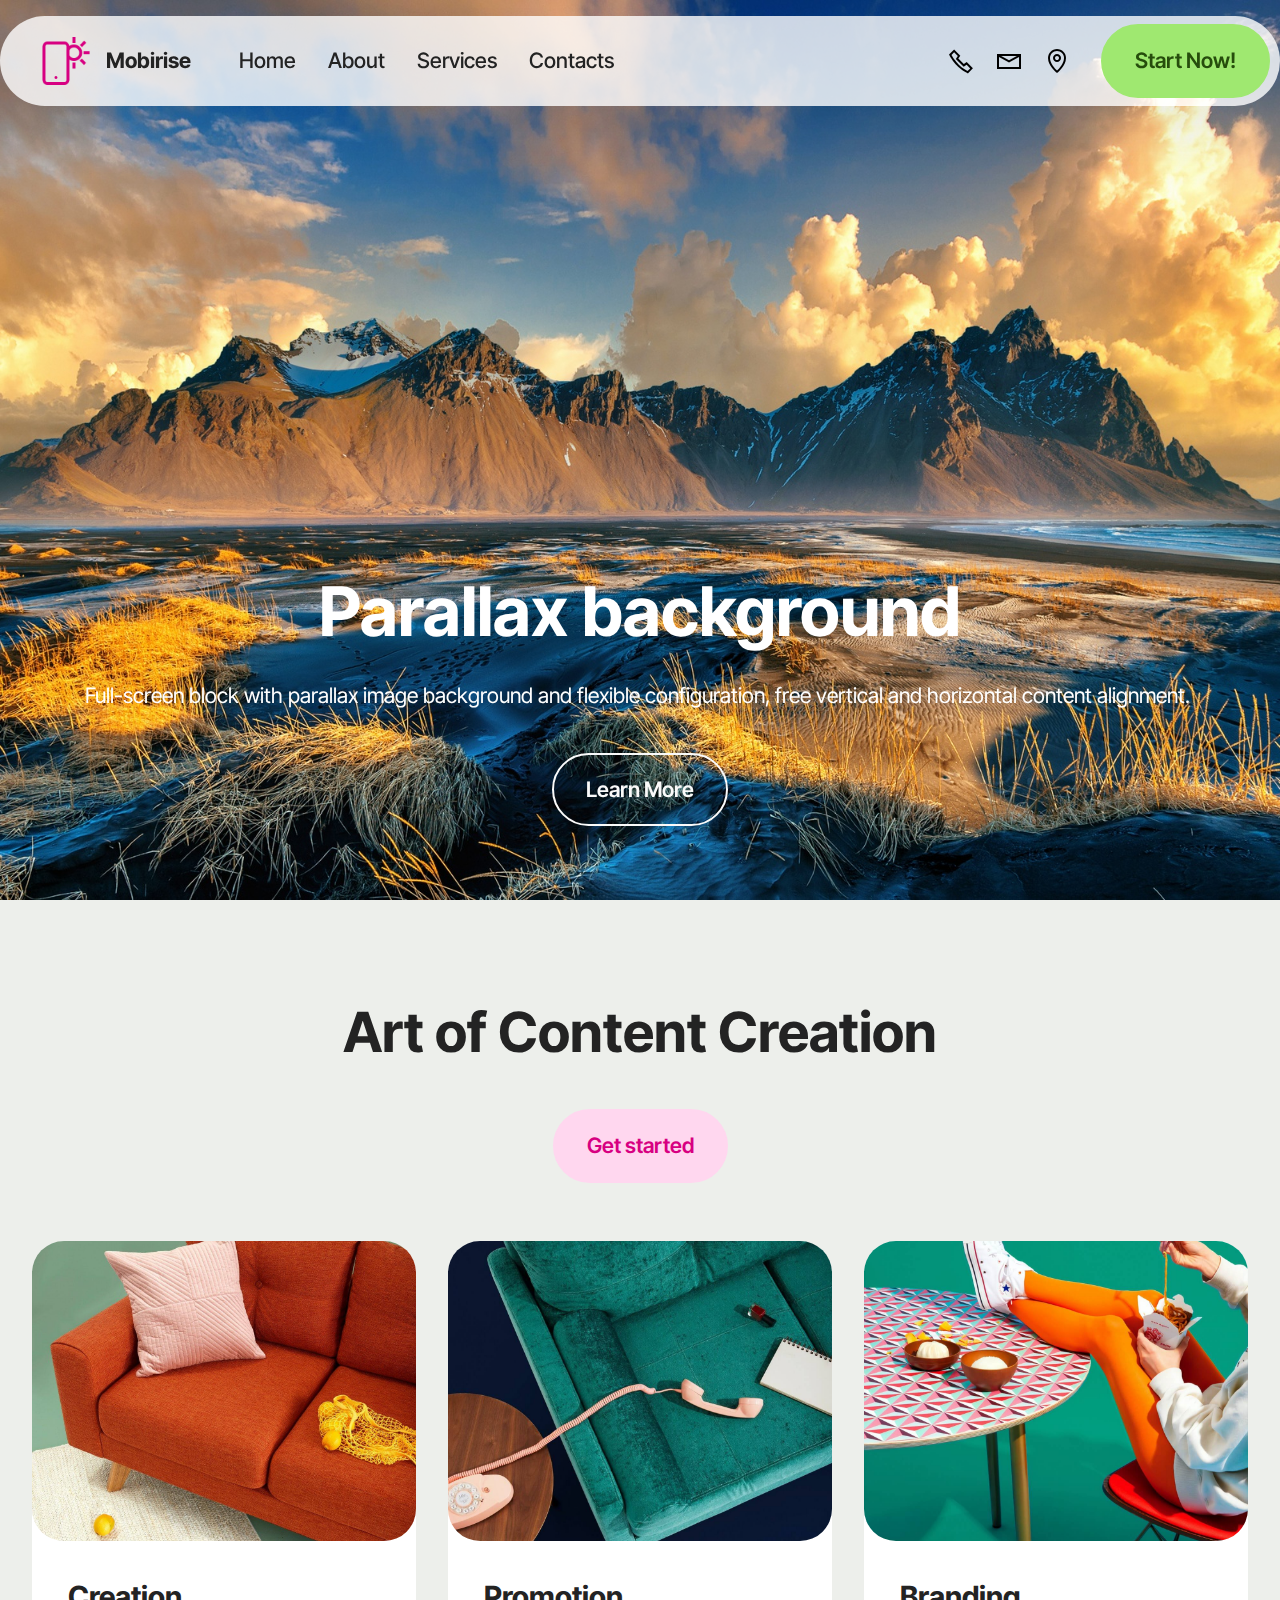
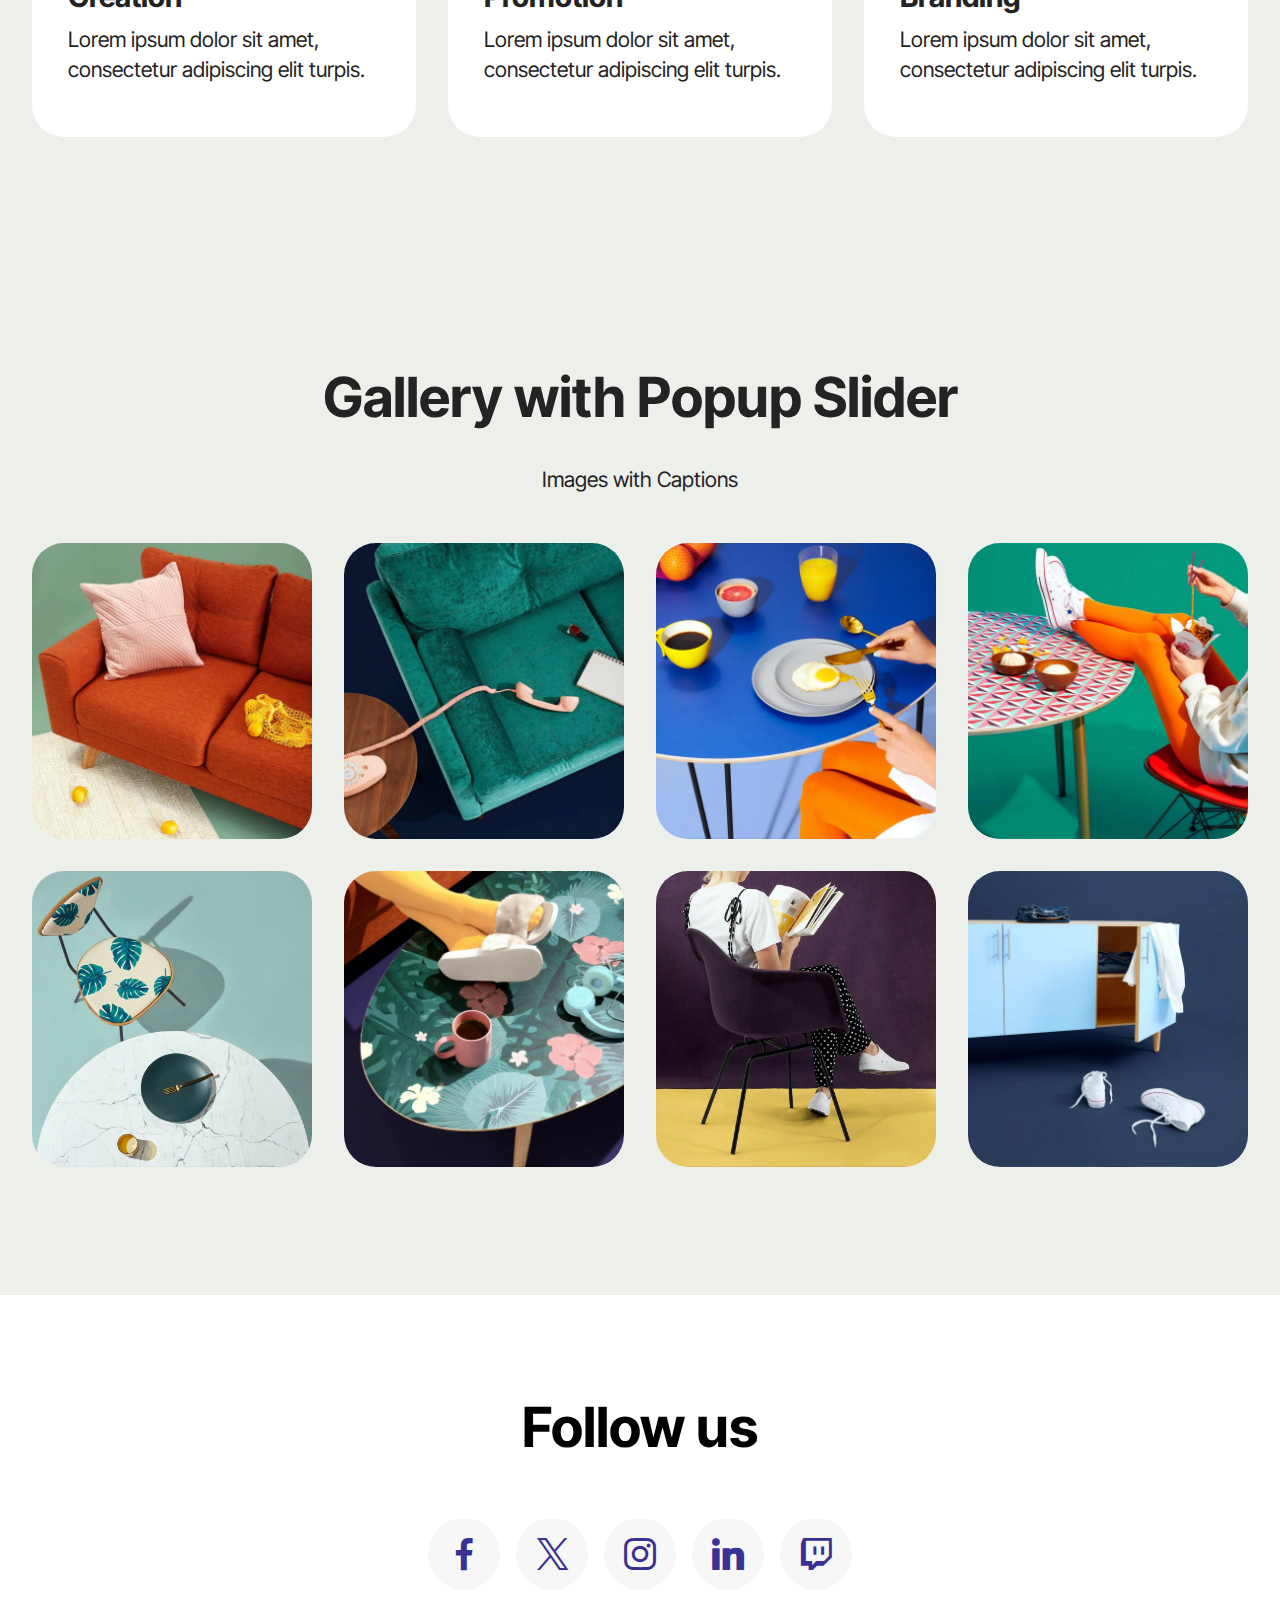
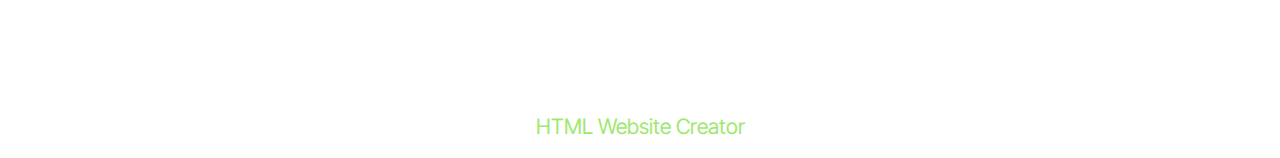
<file: Service.html>
<!DOCTYPE html>
<html  >
<head>
  <!-- Site made with Mobirise Website Builder v5.9.18, https://mobirise.com -->
  <meta charset="UTF-8">
  <meta http-equiv="X-UA-Compatible" content="IE=edge">
  <meta name="generator" content="Mobirise v5.9.18, mobirise.com">
  <meta name="viewport" content="width=device-width, initial-scale=1, minimum-scale=1">
  <link rel="shortcut icon" href="assets/images/logo.png" type="image/x-icon">
  <meta name="description" content="">
  
  
  <title>Service</title>
  <link rel="stylesheet" href="assets/web/assets/mobirise-icons2/mobirise2.css">
  <link rel="stylesheet" href="assets/bootstrap/css/bootstrap.min.css">
  <link rel="stylesheet" href="assets/bootstrap/css/bootstrap-grid.min.css">
  <link rel="stylesheet" href="assets/bootstrap/css/bootstrap-reboot.min.css">
  <link rel="stylesheet" href="assets/parallax/jarallax.css">
  <link rel="stylesheet" href="assets/dropdown/css/style.css">
  <link rel="stylesheet" href="assets/socicon/css/styles.css">
  <link rel="stylesheet" href="assets/theme/css/style.css">
  <link rel="preload" href="https://fonts.googleapis.com/css?family=Inter+Tight:100,200,300,400,500,600,700,800,900,100i,200i,300i,400i,500i,600i,700i,800i,900i&display=swap" as="style" onload="this.onload=null;this.rel='stylesheet'">
  <noscript><link rel="stylesheet" href="https://fonts.googleapis.com/css?family=Inter+Tight:100,200,300,400,500,600,700,800,900,100i,200i,300i,400i,500i,600i,700i,800i,900i&display=swap"></noscript>
  <link rel="preload" as="style" href="assets/mobirise/css/mbr-additional.css?v=B3elo9"><link rel="stylesheet" href="assets/mobirise/css/mbr-additional.css?v=B3elo9" type="text/css">

  
  
  
</head>
<body>
  
  <section data-bs-version="5.1" class="menu menu1 cid-uf58nFOvOq" once="menu" id="menu01-a">
	

	<nav class="navbar navbar-dropdown navbar-fixed-top navbar-expand-lg">
		<div class="container">
			<div class="navbar-brand">
				<span class="navbar-logo">
					<a href="https://mobiri.se">
						<img src="assets/images/logo.png" alt="Mobirise Website Builder" style="height: 3rem;">
					</a>
				</span>
				<span class="navbar-caption-wrap"><a class="navbar-caption text-black display-4" href="https://mobiri.se">Mobirise</a></span>
			</div>
			<button class="navbar-toggler" type="button" data-toggle="collapse" data-bs-toggle="collapse" data-target="#navbarSupportedContent" data-bs-target="#navbarSupportedContent" aria-controls="navbarNavAltMarkup" aria-expanded="false" aria-label="Toggle navigation">
				<div class="hamburger">
					<span></span>
					<span></span>
					<span></span>
					<span></span>
				</div>
			</button>
			<div class="collapse navbar-collapse" id="navbarSupportedContent">
				<ul class="navbar-nav nav-dropdown" data-app-modern-menu="true"><li class="nav-item"><a class="nav-link link text-black text-primary display-4" href="page1.html">Home</a></li><li class="nav-item"><a class="nav-link link text-black display-4" href="https://mobiri.se">About</a></li>
					<li class="nav-item">
						<a class="nav-link link text-black display-4" href="https://mobiri.se" aria-expanded="false">Services</a>
					</li>
					<li class="nav-item">
						<a class="nav-link link text-black display-4" href="https://mobiri.se">Contacts</a>
					</li></ul>
				<div class="icons-menu">
					<a class="iconfont-wrapper" href="https://mobiri.se">
						<span class="p-2 mbr-iconfont mobi-mbri-phone mobi-mbri"></span>
					</a>
					<a class="iconfont-wrapper" href="https://mobiri.se">
						<span class="p-2 mbr-iconfont mobi-mbri-letter mobi-mbri"></span>
					</a>
					<a class="iconfont-wrapper" href="https://mobiri.se">
						<span class="p-2 mbr-iconfont mobi-mbri-map-pin mobi-mbri"></span>
					</a>
					
				</div>
				<div class="navbar-buttons mbr-section-btn">
					<a class="btn btn-primary display-4" href="https://mobiri.se"> Start Now!</a>
				</div>
			</div>
		</div>
	</nav>
</section>

<section data-bs-version="5.1" class="header16 cid-uf58nG4SdZ mbr-fullscreen mbr-parallax-background" id="header17-b">
  
  
  <div class="container-fluid">
    <div class="row">
      <div class="content-wrap col-12 col-md-12">
        <h1 class="mbr-section-title mbr-fonts-style mbr-white mb-4 display-1">
          <strong><br>Parallax background</strong>
        </h1>
        
        <p class="mbr-fonts-style mbr-text mbr-white mb-4 display-7">Full-screen block with parallax image background and flexible
          configuration, free vertical and horizontal
          content alignment.&nbsp;</p>
        <div class="mbr-section-btn"><a class="btn btn-white-outline display-7" href="https://mobiri.se">Learn More</a></div>
      </div>
    </div>
  </div>
</section>

<section data-bs-version="5.1" class="features6 start cid-uf58nGgTKa" id="features06-c">
	
	
	<div class="container">
		<div class="row justify-content-center">
			<div class="col-12 content-head">
				<div class="mbr-section-head mb-5">
					<h4 class="mbr-section-title mbr-fonts-style align-center mb-0 display-2">
						<strong>Art of Content Creation</strong>
					</h4>
					
					<div class="mbr-section-btn item-footer mt-4">
						<a href="" class="btn item-btn btn-secondary display-7">Get started</a>
					</div>
				</div>
			</div>
		</div>
		<div class="row">
			<div class="item features-image col-12 col-md-6 col-lg-4">
				<div class="item-wrapper">
					<div class="item-img">
						<img src="assets/images/gallery01.jpg" alt="Mobirise Website Builder">
					</div>
					<div class="item-content">
						<h5 class="item-title mbr-fonts-style display-5">
							<strong>Creation</strong>
						</h5>
						<p class="mbr-text mbr-fonts-style display-7">
							Lorem ipsum dolor sit amet, consectetur adipiscing elit turpis.
						</p>
						
					</div>
				</div>
			</div>
			<div class="item features-image col-12 col-md-6 col-lg-4">
				<div class="item-wrapper">
					<div class="item-img">
						<img src="assets/images/gallery02.jpg" alt="Mobirise Website Builder">
					</div>
					<div class="item-content">
						<h5 class="item-title mbr-fonts-style display-5">
							<strong>Promotion</strong>
						</h5>
						<p class="mbr-text mbr-fonts-style display-7">
							Lorem ipsum dolor sit amet, consectetur adipiscing elit turpis.
						</p>
						
					</div>
				</div>
			</div>
			<div class="item features-image col-12 col-md-6 col-lg-4">
				<div class="item-wrapper">
					<div class="item-img">
						<img src="assets/images/gallery04.jpg" alt="Mobirise Website Builder">
					</div>
					<div class="item-content">
						<h5 class="item-title mbr-fonts-style display-5">
							<strong>Branding</strong>
						</h5>
						<p class="mbr-text mbr-fonts-style display-7">
							Lorem ipsum dolor sit amet, consectetur adipiscing elit turpis.<br>
						</p>
						
					</div>
				</div>
			</div>
		</div>
	</div>
</section>

<section data-bs-version="5.1" class="gallery1 mbr-gallery cid-uf58nGtJhc" id="gallery01-d">
    
    

    <div class="container-fluid">
        <div class="row justify-content-center">
            <div class="col-12 content-head">
                <div class="mb-5">
                    <h3 class="mbr-section-title mbr-fonts-style align-center m-0 display-2"><strong>Gallery with Popup Slider</strong></h3>
                    <h4 class="mbr-section-subtitle mbr-fonts-style align-center mb-0 mt-4 display-7">Images with Captions</h4>
                </div>
            </div>
        </div>
        
        <div class="row mbr-gallery">
            <div class="col-12 col-md-6 col-lg-3 item gallery-image">
                <div class="item-wrapper mb-3" data-toggle="modal" data-bs-toggle="modal" data-target="#ufd829kf33-modal" data-bs-target="#ufd829kf33-modal">
                    <img class="w-100" src="assets/images/gallery01.jpg" alt="Mobirise Website Builder" data-slide-to="0" data-bs-slide-to="0" data-target="#lb-ufd829kf33" data-bs-target="#lb-ufd829kf33">
                    <div class="icon-wrapper">
                        <span class="mobi-mbri mobi-mbri-search mbr-iconfont mbr-iconfont-btn"></span>
                    </div>
                </div>
                
            </div>
            <div class="col-12 col-md-6 col-lg-3 item gallery-image">
                <div class="item-wrapper mb-3" data-toggle="modal" data-bs-toggle="modal" data-target="#ufd829kf33-modal" data-bs-target="#ufd829kf33-modal">
                    <img class="w-100" src="assets/images/gallery02.jpg" alt="Mobirise Website Builder" data-slide-to="1" data-bs-slide-to="1" data-target="#lb-ufd829kf33" data-bs-target="#lb-ufd829kf33">
                    <div class="icon-wrapper">
                        <span class="mobi-mbri mobi-mbri-search mbr-iconfont mbr-iconfont-btn"></span>
                    </div>
                </div>
                
            </div>
            <div class="col-12 col-md-6 col-lg-3 item gallery-image">
                <div class="item-wrapper mb-3" data-toggle="modal" data-bs-toggle="modal" data-target="#ufd829kf33-modal" data-bs-target="#ufd829kf33-modal">
                    <img class="w-100" src="assets/images/gallery03.jpg" alt="Mobirise Website Builder" data-slide-to="2" data-bs-slide-to="2" data-target="#lb-ufd829kf33" data-bs-target="#lb-ufd829kf33">
                    <div class="icon-wrapper">
                        <span class="mobi-mbri mobi-mbri-search mbr-iconfont mbr-iconfont-btn"></span>
                    </div>
                </div>
                
            </div>
            <div class="col-12 col-md-6 col-lg-3 item gallery-image">
                <div class="item-wrapper mb-3" data-toggle="modal" data-bs-toggle="modal" data-target="#ufd829kf33-modal" data-bs-target="#ufd829kf33-modal">
                    <img class="w-100" src="assets/images/gallery04.jpg" alt="Mobirise Website Builder" data-slide-to="3" data-bs-slide-to="3" data-target="#lb-ufd829kf33" data-bs-target="#lb-ufd829kf33">
                    <div class="icon-wrapper">
                        <span class="mobi-mbri mobi-mbri-search mbr-iconfont mbr-iconfont-btn"></span>
                    </div>
                </div>
                
            </div>
            <div class="col-12 col-md-6 col-lg-3 item gallery-image">
                <div class="item-wrapper mb-3" data-toggle="modal" data-bs-toggle="modal" data-target="#ufd829kf33-modal" data-bs-target="#ufd829kf33-modal">
                    <img class="w-100" src="assets/images/gallery10.jpg" alt="Mobirise Website Builder" data-slide-to="4" data-bs-slide-to="4" data-target="#lb-ufd829kf33" data-bs-target="#lb-ufd829kf33">
                    <div class="icon-wrapper">
                        <span class="mobi-mbri mobi-mbri-search mbr-iconfont mbr-iconfont-btn"></span>
                    </div>
                </div>
                
            </div>
            <div class="col-12 col-md-6 col-lg-3 item gallery-image">
                <div class="item-wrapper mb-3" data-toggle="modal" data-bs-toggle="modal" data-target="#ufd829kf33-modal" data-bs-target="#ufd829kf33-modal">
                    <img class="w-100" src="assets/images/gallery05.jpg" alt="Mobirise Website Builder" data-slide-to="5" data-bs-slide-to="5" data-target="#lb-ufd829kf33" data-bs-target="#lb-ufd829kf33">
                    <div class="icon-wrapper">
                        <span class="mobi-mbri mobi-mbri-search mbr-iconfont mbr-iconfont-btn"></span>
                    </div>
                </div>
                
            </div>
            <div class="col-12 col-md-6 col-lg-3 item gallery-image">
                <div class="item-wrapper mb-3" data-toggle="modal" data-bs-toggle="modal" data-target="#ufd829kf33-modal" data-bs-target="#ufd829kf33-modal">
                    <img class="w-100" src="assets/images/gallery06.jpg" alt="Mobirise Website Builder" data-slide-to="6" data-bs-slide-to="6" data-target="#lb-ufd829kf33" data-bs-target="#lb-ufd829kf33">
                    <div class="icon-wrapper">
                        <span class="mobi-mbri mobi-mbri-search mbr-iconfont mbr-iconfont-btn"></span>
                    </div>
                </div>
                
            </div>
            <div class="col-12 col-md-6 col-lg-3 item gallery-image">
                <div class="item-wrapper mb-3" data-toggle="modal" data-bs-toggle="modal" data-target="#ufd829kf33-modal" data-bs-target="#ufd829kf33-modal">
                    <img class="w-100" src="assets/images/gallery07.jpg" alt="Mobirise Website Builder" data-slide-to="7" data-bs-slide-to="7" data-target="#lb-ufd829kf33" data-bs-target="#lb-ufd829kf33">
                    <div class="icon-wrapper">
                        <span class="mobi-mbri mobi-mbri-search mbr-iconfont mbr-iconfont-btn"></span>
                    </div>
                </div>
                
            </div>
        </div>

        <div class="modal mbr-slider" tabindex="-1" role="dialog" aria-hidden="true" id="ufd829kf33-modal">
            <div class="modal-dialog" role="document">
                <div class="modal-content">
                    <div class="modal-body">
                        <div class="carousel slide" data-pause="false" data-bs-pause="false" id="lb-ufd829kf33" data-interval="5000" data-bs-interval="5000">
                            <div class="carousel-inner">
                                <div class="carousel-item active">
                                    <img class="d-block w-100" src="assets/images/gallery01.jpg" alt="Mobirise Website Builder">
                                </div>
                                <div class="carousel-item">
                                    <img class="d-block w-100" src="assets/images/gallery02.jpg" alt="Mobirise Website Builder">
                                </div>
                                <div class="carousel-item">
                                    <img class="d-block w-100" src="assets/images/gallery03.jpg" alt="Mobirise Website Builder">
                                </div>
                                <div class="carousel-item">
                                    <img class="d-block w-100" src="assets/images/gallery04.jpg" alt="Mobirise Website Builder">
                                </div>
                                <div class="carousel-item">
                                    <img class="d-block w-100" src="assets/images/gallery10.jpg" alt="Mobirise Website Builder">
                                </div>
                                <div class="carousel-item">
                                    <img class="d-block w-100" src="assets/images/gallery05.jpg" alt="Mobirise Website Builder">
                                </div>
                                <div class="carousel-item">
                                    <img class="d-block w-100" src="assets/images/gallery06.jpg" alt="Mobirise Website Builder">
                                </div>
                                <div class="carousel-item">
                                    <img class="d-block w-100" src="assets/images/gallery07.jpg" alt="Mobirise Website Builder">
                                </div>
                            </div>
                            <ol class="carousel-indicators">
                                <li data-slide-to="0" data-bs-slide-to="0" class="active" data-target="#lb-ufd829kf33" data-bs-target="#lb-ufd829kf33"></li>
                                <li data-slide-to="1" data-bs-slide-to="1" data-target="#lb-ufd829kf33" data-bs-target="#lb-ufd829kf33"></li>
                                <li data-slide-to="2" data-bs-slide-to="2" data-target="#lb-ufd829kf33" data-bs-target="#lb-ufd829kf33"></li>
                                <li data-slide-to="3" data-bs-slide-to="3" data-target="#lb-ufd829kf33" data-bs-target="#lb-ufd829kf33"></li>
                                <li data-slide-to="4" data-bs-slide-to="4" data-target="#lb-ufd829kf33" data-bs-target="#lb-ufd829kf33"></li>
                                <li data-slide-to="5" data-bs-slide-to="5" data-target="#lb-ufd829kf33" data-bs-target="#lb-ufd829kf33"></li>
                                <li data-slide-to="6" data-bs-slide-to="6" data-target="#lb-ufd829kf33" data-bs-target="#lb-ufd829kf33"></li>
                                <li data-slide-to="7" data-bs-slide-to="7" data-target="#lb-ufd829kf33" data-bs-target="#lb-ufd829kf33"></li>
                            </ol>
                            <a role="button" href="" class="close" data-dismiss="modal" data-bs-dismiss="modal" aria-label="Close">
                            </a>
                            <a class="carousel-control-prev carousel-control" role="button" data-slide="prev" data-bs-slide="prev" href="#lb-ufd829kf33">
                                <span class="mobi-mbri mobi-mbri-arrow-prev" aria-hidden="true"></span>
                                <span class="sr-only visually-hidden">Previous</span>
                            </a>
                            <a class="carousel-control-next carousel-control" role="button" data-slide="next" data-bs-slide="next" href="#lb-ufd829kf33">
                                <span class="mobi-mbri mobi-mbri-arrow-next" aria-hidden="true"></span>
                                <span class="sr-only visually-hidden">Next</span>
                            </a>
                        </div>
                    </div>
                </div>
            </div>
        </div>
    </div>
</section>

<section data-bs-version="5.1" class="social05 cid-uf58nGSvhD" id="social05-e">
    

    

    <div class="container">
        <div class="row">
            <h3 class="mbr-section-title align-center mb-5 mbr-fonts-style display-2">
                <strong>Follow us</strong>
            </h3>
            <div class="col-12">
                <div class="social-row">
                    <div class="soc-item">
                        <a href="https://mobiri.se/" target="_blank">
                            <span class="mbr-iconfont socicon socicon-facebook"></span>
                        </a>
                    </div>
                    <div class="soc-item">
                        <a href="https://mobiri.se/" target="_blank">
                            <span class="mbr-iconfont socicon-twitter socicon"></span>
                        </a>
                    </div>
                    <div class="soc-item">
                        <a href="https://mobiri.se/" target="_blank">
                            <span class="mbr-iconfont socicon-instagram socicon"></span>
                        </a>
                    </div>
                    <div class="soc-item">
                        <a href="https://mobiri.se/" target="_blank">
                            <span class="mbr-iconfont socicon socicon-linkedin"></span>
                        </a>
                    </div>
                    <div class="soc-item">
                        <a href="https://mobiri.se/" target="_blank">
                            <span class="mbr-iconfont socicon socicon-twitch"></span>
                        </a>
                    </div>
                </div>
            </div>
        </div>
    </div>
</section><section class="display-7" style="padding: 0;align-items: center;justify-content: center;flex-wrap: wrap;    align-content: center;display: flex;position: relative;height: 4rem;"><a href="https://mobiri.se/3271690" style="flex: 1 1;height: 4rem;position: absolute;width: 100%;z-index: 1;"><img alt="" style="height: 4rem;" src="[data-uri]"></a><p style="margin: 0;text-align: center;" class="display-7">&#8204;</p><a style="z-index:1" href="https://mobirise.com/html-builder.html">HTML Website Creator</a></section><script src="assets/bootstrap/js/bootstrap.bundle.min.js"></script>  <script src="assets/parallax/jarallax.js"></script>  <script src="assets/smoothscroll/smooth-scroll.js"></script>  <script src="assets/ytplayer/index.js"></script>  <script src="assets/dropdown/js/navbar-dropdown.js"></script>  <script src="assets/theme/js/script.js"></script>  
  
  
</body>
</html>
</file>
<file: assets/web/assets/mobirise-icons2/mobirise2.css>
@font-face {
  font-family: 'Moririse2';
  font-display: swap;
  src:  url('mobirise2.eot?f2bix4');
  src:  url('mobirise2.eot?f2bix4#iefix') format('embedded-opentype'),
    url('mobirise2.ttf?f2bix4') format('truetype'),
    url('mobirise2.woff?f2bix4') format('woff'),
    url('mobirise2.svg?f2bix4#mobirise2') format('svg');
  font-weight: normal;
  font-style: normal;
}

[class^="mobi-"], [class*=" mobi-"] {
  /* use !important to prevent issues with browser extensions that change fonts */
  font-family: 'Moririse2' !important;
  speak: none;
  font-style: normal;
  font-weight: normal;
  font-variant: normal;
  text-transform: none;
  line-height: 1;

  /* Better Font Rendering =========== */
  -webkit-font-smoothing: antialiased;
  -moz-osx-font-smoothing: grayscale;
}

.mobi-mbri-add-submenu:before {
  content: "\e900";
}
.mobi-mbri-alert:before {
  content: "\e901";
}
.mobi-mbri-align-center:before {
  content: "\e902";
}
.mobi-mbri-align-justify:before {
  content: "\e903";
}
.mobi-mbri-align-left:before {
  content: "\e904";
}
.mobi-mbri-align-right:before {
  content: "\e905";
}
.mobi-mbri-android:before {
  content: "\e906";
}
.mobi-mbri-apple:before {
  content: "\e907";
}
.mobi-mbri-arrow-down:before {
  content: "\e908";
}
.mobi-mbri-arrow-next:before {
  content: "\e909";
}
.mobi-mbri-arrow-prev:before {
  content: "\e90a";
}
.mobi-mbri-arrow-up:before {
  content: "\e90b";
}
.mobi-mbri-bold:before {
  content: "\e90c";
}
.mobi-mbri-bookmark:before {
  content: "\e90d";
}
.mobi-mbri-bootstrap:before {
  content: "\e90e";
}
.mobi-mbri-briefcase:before {
  content: "\e90f";
}
.mobi-mbri-browse:before {
  content: "\e910";
}
.mobi-mbri-bulleted-list:before {
  content: "\e911";
}
.mobi-mbri-calendar:before {
  content: "\e912";
}
.mobi-mbri-camera:before {
  content: "\e913";
}
.mobi-mbri-cart-add:before {
  content: "\e914";
}
.mobi-mbri-cart-full:before {
  content: "\e915";
}
.mobi-mbri-cash:before {
  content: "\e916";
}
.mobi-mbri-change-style:before {
  content: "\e917";
}
.mobi-mbri-chat:before {
  content: "\e918";
}
.mobi-mbri-clock:before {
  content: "\e919";
}
.mobi-mbri-close:before {
  content: "\e91a";
}
.mobi-mbri-cloud:before {
  content: "\e91b";
}
.mobi-mbri-code:before {
  content: "\e91c";
}
.mobi-mbri-contact-form:before {
  content: "\e91d";
}
.mobi-mbri-credit-card:before {
  content: "\e91e";
}
.mobi-mbri-cursor-click:before {
  content: "\e91f";
}
.mobi-mbri-cust-feedback:before {
  content: "\e920";
}
.mobi-mbri-database:before {
  content: "\e921";
}
.mobi-mbri-delivery:before {
  content: "\e922";
}
.mobi-mbri-desktop:before {
  content: "\e923";
}
.mobi-mbri-devices:before {
  content: "\e924";
}
.mobi-mbri-down:before {
  content: "\e925";
}
.mobi-mbri-download-2:before {
  content: "\e926";
}
.mobi-mbri-download:before {
  content: "\e927";
}
.mobi-mbri-drag-n-drop-2:before {
  content: "\e928";
}
.mobi-mbri-drag-n-drop:before {
  content: "\e929";
}
.mobi-mbri-edit-2:before {
  content: "\e92a";
}
.mobi-mbri-edit:before {
  content: "\e92b";
}
.mobi-mbri-error:before {
  content: "\e92c";
}
.mobi-mbri-extension:before {
  content: "\e92d";
}
.mobi-mbri-features:before {
  content: "\e92e";
}
.mobi-mbri-file:before {
  content: "\e92f";
}
.mobi-mbri-flag:before {
  content: "\e930";
}
.mobi-mbri-folder:before {
  content: "\e931";
}
.mobi-mbri-gift:before {
  content: "\e932";
}
.mobi-mbri-github:before {
  content: "\e933";
}
.mobi-mbri-globe-2:before {
  content: "\e934";
}
.mobi-mbri-globe:before {
  content: "\e935";
}
.mobi-mbri-growing-chart:before {
  content: "\e936";
}
.mobi-mbri-hearth:before {
  content: "\e937";
}
.mobi-mbri-help:before {
  content: "\e938";
}
.mobi-mbri-home:before {
  content: "\e939";
}
.mobi-mbri-hot-cup:before {
  content: "\e93a";
}
.mobi-mbri-idea:before {
  content: "\e93b";
}
.mobi-mbri-image-gallery:before {
  content: "\e93c";
}
.mobi-mbri-image-slider:before {
  content: "\e93d";
}
.mobi-mbri-info:before {
  content: "\e93e";
}
.mobi-mbri-italic:before {
  content: "\e93f";
}
.mobi-mbri-key:before {
  content: "\e940";
}
.mobi-mbri-laptop:before {
  content: "\e941";
}
.mobi-mbri-layers:before {
  content: "\e942";
}
.mobi-mbri-left-right:before {
  content: "\e943";
}
.mobi-mbri-left:before {
  content: "\e944";
}
.mobi-mbri-letter:before {
  content: "\e945";
}
.mobi-mbri-like:before {
  content: "\e946";
}
.mobi-mbri-link:before {
  content: "\e947";
}
.mobi-mbri-lock:before {
  content: "\e948";
}
.mobi-mbri-login:before {
  content: "\e949";
}
.mobi-mbri-logout:before {
  content: "\e94a";
}
.mobi-mbri-magic-stick:before {
  content: "\e94b";
}
.mobi-mbri-map-pin:before {
  content: "\e94c";
}
.mobi-mbri-menu:before {
  content: "\e94d";
}
.mobi-mbri-mobile-2:before {
  content: "\e94e";
}
.mobi-mbri-mobile-horizontal:before {
  content: "\e94f";
}
.mobi-mbri-mobile:before {
  content: "\e950";
}
.mobi-mbri-mobirise:before {
  content: "\e951";
}
.mobi-mbri-more-horizontal:before {
  content: "\e952";
}
.mobi-mbri-more-vertical:before {
  content: "\e953";
}
.mobi-mbri-music:before {
  content: "\e954";
}
.mobi-mbri-new-file:before {
  content: "\e955";
}
.mobi-mbri-numbered-list:before {
  content: "\e956";
}
.mobi-mbri-opened-folder:before {
  content: "\e957";
}
.mobi-mbri-pages:before {
  content: "\e958";
}
.mobi-mbri-paper-plane:before {
  content: "\e959";
}
.mobi-mbri-paperclip:before {
  content: "\e95a";
}
.mobi-mbri-phone:before {
  content: "\e95b";
}
.mobi-mbri-photo:before {
  content: "\e95c";
}
.mobi-mbri-photos:before {
  content: "\e95d";
}
.mobi-mbri-pin:before {
  content: "\e95e";
}
.mobi-mbri-play:before {
  content: "\e95f";
}
.mobi-mbri-plus:before {
  content: "\e960";
}
.mobi-mbri-preview:before {
  content: "\e961";
}
.mobi-mbri-print:before {
  content: "\e962";
}
.mobi-mbri-protect:before {
  content: "\e963";
}
.mobi-mbri-question:before {
  content: "\e964";
}
.mobi-mbri-quote-left:before {
  content: "\e965";
}
.mobi-mbri-quote-right:before {
  content: "\e966";
}
.mobi-mbri-redo:before {
  content: "\e967";
}
.mobi-mbri-refresh:before {
  content: "\e968";
}
.mobi-mbri-responsive-2:before {
  content: "\e969";
}
.mobi-mbri-responsive:before {
  content: "\e96a";
}
.mobi-mbri-right:before {
  content: "\e96b";
}
.mobi-mbri-rocket:before {
  content: "\e96c";
}
.mobi-mbri-sad-face:before {
  content: "\e96d";
}
.mobi-mbri-sale:before {
  content: "\e96e";
}
.mobi-mbri-save:before {
  content: "\e96f";
}
.mobi-mbri-search:before {
  content: "\e970";
}
.mobi-mbri-setting-2:before {
  content: "\e971";
}
.mobi-mbri-setting-3:before {
  content: "\e972";
}
.mobi-mbri-setting:before {
  content: "\e973";
}
.mobi-mbri-share:before {
  content: "\e974";
}
.mobi-mbri-shopping-bag:before {
  content: "\e975";
}
.mobi-mbri-shopping-basket:before {
  content: "\e976";
}
.mobi-mbri-shopping-cart:before {
  content: "\e977";
}
.mobi-mbri-sites:before {
  content: "\e978";
}
.mobi-mbri-smile-face:before {
  content: "\e979";
}
.mobi-mbri-speed:before {
  content: "\e97a";
}
.mobi-mbri-star:before {
  content: "\e97b";
}
.mobi-mbri-success:before {
  content: "\e97c";
}
.mobi-mbri-sun:before {
  content: "\e97d";
}
.mobi-mbri-sun2:before {
  content: "\e97e";
}
.mobi-mbri-tablet-vertical:before {
  content: "\e97f";
}
.mobi-mbri-tablet:before {
  content: "\e980";
}
.mobi-mbri-target:before {
  content: "\e981";
}
.mobi-mbri-timer:before {
  content: "\e982";
}
.mobi-mbri-to-ftp:before {
  content: "\e983";
}
.mobi-mbri-to-local-drive:before {
  content: "\e984";
}
.mobi-mbri-touch-swipe:before {
  content: "\e985";
}
.mobi-mbri-touch:before {
  content: "\e986";
}
.mobi-mbri-trash:before {
  content: "\e987";
}
.mobi-mbri-underline:before {
  content: "\e988";
}
.mobi-mbri-undo:before {
  content: "\e989";
}
.mobi-mbri-unlink:before {
  content: "\e98a";
}
.mobi-mbri-unlock:before {
  content: "\e98b";
}
.mobi-mbri-up-down:before {
  content: "\e98c";
}
.mobi-mbri-up:before {
  content: "\e98d";
}
.mobi-mbri-update:before {
  content: "\e98e";
}
.mobi-mbri-upload-2:before {
  content: "\e98f";
}
.mobi-mbri-upload:before {
  content: "\e990";
}
.mobi-mbri-user-2:before {
  content: "\e991";
}
.mobi-mbri-user:before {
  content: "\e992";
}
.mobi-mbri-users:before {
  content: "\e993";
}
.mobi-mbri-video-play:before {
  content: "\e994";
}
.mobi-mbri-video:before {
  content: "\e995";
}
.mobi-mbri-watch:before {
  content: "\e996";
}
.mobi-mbri-website-theme-2:before {
  content: "\e997";
}
.mobi-mbri-website-theme:before {
  content: "\e998";
}
.mobi-mbri-wifi:before {
  content: "\e999";
}
.mobi-mbri-windows:before {
  content: "\e99a";
}
.mobi-mbri-zoom-in:before {
  content: "\e99b";
}
.mobi-mbri-zoom-out:before {
  content: "\e99c";
}
</file>
<file: assets/parallax/jarallax.css>
.jarallax {
    position: relative;
    z-index: 0;
}
.jarallax > .jarallax-img {
    position: absolute;
    object-fit: cover;
    /* support for plugin https://github.com/bfred-it/object-fit-images */
    font-family: 'object-fit: cover;';
    top: 0;
    left: 0;
    width: 100%;
    height: 100%;
    z-index: -1;
}
</file>
<file: assets/dropdown/css/style.css>
.navbar-dropdown {
  left: 0;
  padding: 0;
  position: absolute;
  right: 0;
  top: 0;
  transition: all 0.45s ease;
  z-index: 1030;
  background: #282828; }
  .navbar-dropdown .navbar-logo {
    margin-right: 0.8rem;
    transition: margin 0.3s ease-in-out;
    vertical-align: middle; }
    .navbar-dropdown .navbar-logo img {
      height: 3.125rem;
      transition: all 0.3s ease-in-out; }
    .navbar-dropdown .navbar-logo.mbr-iconfont {
      font-size: 3.125rem;
      line-height: 3.125rem; }
  .navbar-dropdown .navbar-caption {
    font-weight: 700;
    white-space: normal;
    vertical-align: -4px;
    line-height: 3.125rem !important; }
    .navbar-dropdown .navbar-caption, .navbar-dropdown .navbar-caption:hover {
      color: inherit;
      text-decoration: none; }
  .navbar-dropdown .mbr-iconfont + .navbar-caption {
    vertical-align: -1px; }
  .navbar-dropdown.navbar-fixed-top {
    position: fixed; }
  .navbar-dropdown .navbar-brand span {
    vertical-align: -4px; }
  .navbar-dropdown.bg-color.transparent {
    background: none; }
  .navbar-dropdown.navbar-short .navbar-brand {
    padding: 0.625rem 0; }
    .navbar-dropdown.navbar-short .navbar-brand span {
      vertical-align: -1px; }
  .navbar-dropdown.navbar-short .navbar-caption {
    line-height: 2.375rem !important;
    vertical-align: -2px; }
  .navbar-dropdown.navbar-short .navbar-logo {
    margin-right: 0.5rem; }
    .navbar-dropdown.navbar-short .navbar-logo img {
      height: 2.375rem; }
    .navbar-dropdown.navbar-short .navbar-logo.mbr-iconfont {
      font-size: 2.375rem;
      line-height: 2.375rem; }
  .navbar-dropdown.navbar-short .mbr-table-cell {
    height: 3.625rem; }
  .navbar-dropdown .navbar-close {
    left: 0.6875rem;
    position: fixed;
    top: 0.75rem;
    z-index: 1000; }
  .navbar-dropdown .hamburger-icon {
    content: "";
    display: inline-block;
    vertical-align: middle;
    width: 16px;
    -webkit-box-shadow: 0 -6px 0 1px #282828,0 0 0 1px #282828,0 6px 0 1px #282828;
    -moz-box-shadow: 0 -6px 0 1px #282828,0 0 0 1px #282828,0 6px 0 1px #282828;
    box-shadow: 0 -6px 0 1px #282828,0 0 0 1px #282828,0 6px 0 1px #282828; }

.dropdown-menu .dropdown-toggle[data-toggle="dropdown-submenu"]::after {
  border-bottom: 0.35em solid transparent;
  border-left: 0.35em solid;
  border-right: 0;
  border-top: 0.35em solid transparent;
  margin-left: 0.3rem; }

.dropdown-menu .dropdown-item:focus {
  outline: 0; }

.nav-dropdown {
  font-size: 0.75rem;
  font-weight: 500;
  height: auto !important; }
  .nav-dropdown .nav-btn {
    padding-left: 1rem; }
  .nav-dropdown .link {
    margin: .667em 1.667em;
    font-weight: 500;
    padding: 0;
    transition: color .2s ease-in-out; }
    .nav-dropdown .link.dropdown-toggle {
      margin-right: 2.583em; }
      .nav-dropdown .link.dropdown-toggle::after {
        margin-left: .25rem;
        border-top: 0.35em solid;
        border-right: 0.35em solid transparent;
        border-left: 0.35em solid transparent;
        border-bottom: 0; }
      .nav-dropdown .link.dropdown-toggle[aria-expanded="true"] {
        margin: 0;
        padding: 0.667em 3.263em  0.667em 1.667em; }
  .nav-dropdown .link::after,
  .nav-dropdown .dropdown-item::after {
    color: inherit; }
  .nav-dropdown .btn {
    font-size: 0.75rem;
    font-weight: 700;
    letter-spacing: 0;
    margin-bottom: 0;
    padding-left: 1.25rem;
    padding-right: 1.25rem; }
  .nav-dropdown .dropdown-menu {
    border-radius: 0;
    border: 0;
    left: 0;
    margin: 0;
    padding-bottom: 1.25rem;
    padding-top: 1.25rem;
    position: relative; }
  .nav-dropdown .dropdown-submenu {
    margin-left: 0.125rem;
    top: 0; }
  .nav-dropdown .dropdown-item {
    font-weight: 500;
    line-height: 2;
    padding: 0.3846em 4.615em 0.3846em 1.5385em;
    position: relative;
    transition: color .2s ease-in-out, background-color .2s ease-in-out; }
    .nav-dropdown .dropdown-item::after {
      margin-top: -0.3077em;
      position: absolute;
      right: 1.1538em;
      top: 50%; }
    .nav-dropdown .dropdown-item:focus, .nav-dropdown .dropdown-item:hover {
      background: none; }

@media (max-width: 767px) {
  .nav-dropdown.navbar-toggleable-sm {
    bottom: 0;
    display: none;
    left: 0;
    overflow-x: hidden;
    position: fixed;
    top: 0;
    transform: translateX(-100%);
    -ms-transform: translateX(-100%);
    -webkit-transform: translateX(-100%);
    width: 18.75rem;
    z-index: 999; } }
.nav-dropdown.navbar-toggleable-xl {
  bottom: 0;
  display: none;
  left: 0;
  overflow-x: hidden;
  position: fixed;
  top: 0;
  transform: translateX(-100%);
  -ms-transform: translateX(-100%);
  -webkit-transform: translateX(-100%);
  width: 18.75rem;
  z-index: 999; }

.nav-dropdown-sm {
  display: block !important;
  overflow-x: hidden;
  overflow: auto;
  padding-top: 3.875rem; }
  .nav-dropdown-sm::after {
    content: "";
    display: block;
    height: 3rem;
    width: 100%; }
  .nav-dropdown-sm.collapse.in ~ .navbar-close {
    display: block !important; }
  .nav-dropdown-sm.collapsing, .nav-dropdown-sm.collapse.in {
    transform: translateX(0);
    -ms-transform: translateX(0);
    -webkit-transform: translateX(0);
    transition: all 0.25s ease-out;
    -webkit-transition: all 0.25s ease-out;
    background: #282828; }
  .nav-dropdown-sm.collapsing[aria-expanded="false"] {
    transform: translateX(-100%);
    -ms-transform: translateX(-100%);
    -webkit-transform: translateX(-100%); }
  .nav-dropdown-sm .nav-item {
    display: block;
    margin-left: 0 !important;
    padding-left: 0; }
  .nav-dropdown-sm .link,
  .nav-dropdown-sm .dropdown-item {
    border-top: 1px dotted rgba(255, 255, 255, 0.1);
    font-size: 0.8125rem;
    line-height: 1.6;
    margin: 0 !important;
    padding: 0.875rem 2.4rem 0.875rem 1.5625rem !important;
    position: relative;
    white-space: normal; }
    .nav-dropdown-sm .link:focus, .nav-dropdown-sm .link:hover,
    .nav-dropdown-sm .dropdown-item:focus,
    .nav-dropdown-sm .dropdown-item:hover {
      background: rgba(0, 0, 0, 0.2) !important;
      color: #c0a375; }
  .nav-dropdown-sm .nav-btn {
    position: relative;
    padding: 1.5625rem 1.5625rem 0 1.5625rem; }
    .nav-dropdown-sm .nav-btn::before {
      border-top: 1px dotted rgba(255, 255, 255, 0.1);
      content: "";
      left: 0;
      position: absolute;
      top: 0;
      width: 100%; }
    .nav-dropdown-sm .nav-btn + .nav-btn {
      padding-top: 0.625rem; }
      .nav-dropdown-sm .nav-btn + .nav-btn::before {
        display: none; }
  .nav-dropdown-sm .btn {
    padding: 0.625rem 0; }
  .nav-dropdown-sm .dropdown-toggle[data-toggle="dropdown-submenu"]::after {
    margin-left: .25rem;
    border-top: 0.35em solid;
    border-right: 0.35em solid transparent;
    border-left: 0.35em solid transparent;
    border-bottom: 0; }
  .nav-dropdown-sm .dropdown-toggle[data-toggle="dropdown-submenu"][aria-expanded="true"]::after {
    border-top: 0;
    border-right: 0.35em solid transparent;
    border-left: 0.35em solid transparent;
    border-bottom: 0.35em solid; }
  .nav-dropdown-sm .dropdown-menu {
    margin: 0;
    padding: 0;
    position: relative;
    top: 0;
    left: 0;
    width: 100%;
    border: 0;
    float: none;
    border-radius: 0;
    background: none; }
  .nav-dropdown-sm .dropdown-submenu {
    left: 100%;
    margin-left: 0.125rem;
    margin-top: -1.25rem;
    top: 0; }

.navbar-toggleable-sm .nav-dropdown .dropdown-menu {
  position: absolute; }

.navbar-toggleable-sm .nav-dropdown .dropdown-submenu {
  left: 100%;
  margin-left: 0.125rem;
  margin-top: -1.25rem;
  top: 0; }

.navbar-toggleable-sm.opened .nav-dropdown .dropdown-menu {
  position: relative; }

.navbar-toggleable-sm.opened .nav-dropdown .dropdown-submenu {
  left: 0;
  margin-left: 00rem;
  margin-top: 0rem;
  top: 0; }

.is-builder .nav-dropdown.collapsing {
  transition: none !important; }
</file>
<file: assets/socicon/css/styles.css>
@charset "UTF-8";

@font-face {
  font-family: 'Socicon';
  src:  url('../fonts/socicon.eot');
  src:  url('../fonts/socicon.eot?#iefix') format('embedded-opentype'),
    url('../fonts/socicon.woff2') format('woff2'),
    url('../fonts/socicon.ttf') format('truetype'),
    url('../fonts/socicon.woff') format('woff'),
    url('../fonts/socicon.svg#socicon') format('svg');
  font-weight: normal;
  font-style: normal;
  font-display: swap;
}

[data-icon]:before {
  font-family: "socicon" !important;
  content: attr(data-icon);
  font-style: normal !important;
  font-weight: normal !important;
  font-variant: normal !important;
  text-transform: none !important;
  speak: none;
  line-height: 1;
  -webkit-font-smoothing: antialiased;
  -moz-osx-font-smoothing: grayscale;
}

[class^="socicon-"], [class*=" socicon-"] {
  /* use !important to prevent issues with browser extensions that change fonts */
  font-family: 'Socicon' !important;
  speak: none;
  font-style: normal;
  font-weight: normal;
  font-variant: normal;
  text-transform: none;
  line-height: 1;

  /* Better Font Rendering =========== */
  -webkit-font-smoothing: antialiased;
  -moz-osx-font-smoothing: grayscale;
}

.socicon-500px:before {
  content: "\e000";
}
.socicon-8tracks:before {
  content: "\e001";
}
.socicon-airbnb:before {
  content: "\e002";
}
.socicon-alliance:before {
  content: "\e003";
}
.socicon-amazon:before {
  content: "\e004";
}
.socicon-amplement:before {
  content: "\e005";
}
.socicon-android:before {
  content: "\e006";
}
.socicon-angellist:before {
  content: "\e007";
}
.socicon-apple:before {
  content: "\e008";
}
.socicon-appnet:before {
  content: "\e009";
}
.socicon-baidu:before {
  content: "\e00a";
}
.socicon-bandcamp:before {
  content: "\e00b";
}
.socicon-battlenet:before {
  content: "\e00c";
}
.socicon-mixer:before {
  content: "\e00d";
}
.socicon-bebee:before {
  content: "\e00e";
}
.socicon-bebo:before {
  content: "\e00f";
}
.socicon-behance:before {
  content: "\e010";
}
.socicon-blizzard:before {
  content: "\e011";
}
.socicon-blogger:before {
  content: "\e012";
}
.socicon-buffer:before {
  content: "\e013";
}
.socicon-chrome:before {
  content: "\e014";
}
.socicon-coderwall:before {
  content: "\e015";
}
.socicon-curse:before {
  content: "\e016";
}
.socicon-dailymotion:before {
  content: "\e017";
}
.socicon-deezer:before {
  content: "\e018";
}
.socicon-delicious:before {
  content: "\e019";
}
.socicon-deviantart:before {
  content: "\e01a";
}
.socicon-diablo:before {
  content: "\e01b";
}
.socicon-digg:before {
  content: "\e01c";
}
.socicon-discord:before {
  content: "\e01d";
}
.socicon-disqus:before {
  content: "\e01e";
}
.socicon-douban:before {
  content: "\e01f";
}
.socicon-draugiem:before {
  content: "\e020";
}
.socicon-dribbble:before {
  content: "\e021";
}
.socicon-drupal:before {
  content: "\e022";
}
.socicon-ebay:before {
  content: "\e023";
}
.socicon-ello:before {
  content: "\e024";
}
.socicon-endomodo:before {
  content: "\e025";
}
.socicon-envato:before {
  content: "\e026";
}
.socicon-etsy:before {
  content: "\e027";
}
.socicon-facebook:before {
  content: "\e028";
}
.socicon-feedburner:before {
  content: "\e029";
}
.socicon-filmweb:before {
  content: "\e02a";
}
.socicon-firefox:before {
  content: "\e02b";
}
.socicon-flattr:before {
  content: "\e02c";
}
.socicon-flickr:before {
  content: "\e02d";
}
.socicon-formulr:before {
  content: "\e02e";
}
.socicon-forrst:before {
  content: "\e02f";
}
.socicon-foursquare:before {
  content: "\e030";
}
.socicon-friendfeed:before {
  content: "\e031";
}
.socicon-github:before {
  content: "\e032";
}
.socicon-goodreads:before {
  content: "\e033";
}
.socicon-google:before {
  content: "\e034";
}
.socicon-googlescholar:before {
  content: "\e035";
}
.socicon-googlegroups:before {
  content: "\e036";
}
.socicon-googlephotos:before {
  content: "\e037";
}
.socicon-googleplus:before {
  content: "\e038";
}
.socicon-grooveshark:before {
  content: "\e039";
}
.socicon-hackerrank:before {
  content: "\e03a";
}
.socicon-hearthstone:before {
  content: "\e03b";
}
.socicon-hellocoton:before {
  content: "\e03c";
}
.socicon-heroes:before {
  content: "\e03d";
}
.socicon-smashcast:before {
  content: "\e03e";
}
.socicon-horde:before {
  content: "\e03f";
}
.socicon-houzz:before {
  content: "\e040";
}
.socicon-icq:before {
  content: "\e041";
}
.socicon-identica:before {
  content: "\e042";
}
.socicon-imdb:before {
  content: "\e043";
}
.socicon-instagram:before {
  content: "\e044";
}
.socicon-issuu:before {
  content: "\e045";
}
.socicon-istock:before {
  content: "\e046";
}
.socicon-itunes:before {
  content: "\e047";
}
.socicon-keybase:before {
  content: "\e048";
}
.socicon-lanyrd:before {
  content: "\e049";
}
.socicon-lastfm:before {
  content: "\e04a";
}
.socicon-line:before {
  content: "\e04b";
}
.socicon-linkedin:before {
  content: "\e04c";
}
.socicon-livejournal:before {
  content: "\e04d";
}
.socicon-lyft:before {
  content: "\e04e";
}
.socicon-macos:before {
  content: "\e04f";
}
.socicon-mail:before {
  content: "\e050";
}
.socicon-medium:before {
  content: "\e051";
}
.socicon-meetup:before {
  content: "\e052";
}
.socicon-mixcloud:before {
  content: "\e053";
}
.socicon-modelmayhem:before {
  content: "\e054";
}
.socicon-mumble:before {
  content: "\e055";
}
.socicon-myspace:before {
  content: "\e056";
}
.socicon-newsvine:before {
  content: "\e057";
}
.socicon-nintendo:before {
  content: "\e058";
}
.socicon-npm:before {
  content: "\e059";
}
.socicon-odnoklassniki:before {
  content: "\e05a";
}
.socicon-openid:before {
  content: "\e05b";
}
.socicon-opera:before {
  content: "\e05c";
}
.socicon-outlook:before {
  content: "\e05d";
}
.socicon-overwatch:before {
  content: "\e05e";
}
.socicon-patreon:before {
  content: "\e05f";
}
.socicon-paypal:before {
  content: "\e060";
}
.socicon-periscope:before {
  content: "\e061";
}
.socicon-persona:before {
  content: "\e062";
}
.socicon-pinterest:before {
  content: "\e063";
}
.socicon-play:before {
  content: "\e064";
}
.socicon-player:before {
  content: "\e065";
}
.socicon-playstation:before {
  content: "\e066";
}
.socicon-pocket:before {
  content: "\e067";
}
.socicon-qq:before {
  content: "\e068";
}
.socicon-quora:before {
  content: "\e069";
}
.socicon-raidcall:before {
  content: "\e06a";
}
.socicon-ravelry:before {
  content: "\e06b";
}
.socicon-reddit:before {
  content: "\e06c";
}
.socicon-renren:before {
  content: "\e06d";
}
.socicon-researchgate:before {
  content: "\e06e";
}
.socicon-residentadvisor:before {
  content: "\e06f";
}
.socicon-reverbnation:before {
  content: "\e070";
}
.socicon-rss:before {
  content: "\e071";
}
.socicon-sharethis:before {
  content: "\e072";
}
.socicon-skype:before {
  content: "\e073";
}
.socicon-slideshare:before {
  content: "\e074";
}
.socicon-smugmug:before {
  content: "\e075";
}
.socicon-snapchat:before {
  content: "\e076";
}
.socicon-songkick:before {
  content: "\e077";
}
.socicon-soundcloud:before {
  content: "\e078";
}
.socicon-spotify:before {
  content: "\e079";
}
.socicon-stackexchange:before {
  content: "\e07a";
}
.socicon-stackoverflow:before {
  content: "\e07b";
}
.socicon-starcraft:before {
  content: "\e07c";
}
.socicon-stayfriends:before {
  content: "\e07d";
}
.socicon-steam:before {
  content: "\e07e";
}
.socicon-storehouse:before {
  content: "\e07f";
}
.socicon-strava:before {
  content: "\e080";
}
.socicon-streamjar:before {
  content: "\e081";
}
.socicon-stumbleupon:before {
  content: "\e082";
}
.socicon-swarm:before {
  content: "\e083";
}
.socicon-teamspeak:before {
  content: "\e084";
}
.socicon-teamviewer:before {
  content: "\e085";
}
.socicon-technorati:before {
  content: "\e086";
}
.socicon-telegram:before {
  content: "\e087";
}
.socicon-tripadvisor:before {
  content: "\e088";
}
.socicon-tripit:before {
  content: "\e089";
}
.socicon-triplej:before {
  content: "\e08a";
}
.socicon-tumblr:before {
  content: "\e08b";
}
.socicon-twitch:before {
  content: "\e08c";
}
.socicon-twitter:before {
  content: "\e08d";
}
.socicon-uber:before {
  content: "\e08e";
}
.socicon-ventrilo:before {
  content: "\e08f";
}
.socicon-viadeo:before {
  content: "\e090";
}
.socicon-viber:before {
  content: "\e091";
}
.socicon-viewbug:before {
  content: "\e092";
}
.socicon-vimeo:before {
  content: "\e093";
}
.socicon-vine:before {
  content: "\e094";
}
.socicon-vkontakte:before {
  content: "\e095";
}
.socicon-warcraft:before {
  content: "\e096";
}
.socicon-wechat:before {
  content: "\e097";
}
.socicon-weibo:before {
  content: "\e098";
}
.socicon-whatsapp:before {
  content: "\e099";
}
.socicon-wikipedia:before {
  content: "\e09a";
}
.socicon-windows:before {
  content: "\e09b";
}
.socicon-wordpress:before {
  content: "\e09c";
}
.socicon-wykop:before {
  content: "\e09d";
}
.socicon-xbox:before {
  content: "\e09e";
}
.socicon-xing:before {
  content: "\e09f";
}
.socicon-yahoo:before {
  content: "\e0a0";
}
.socicon-yammer:before {
  content: "\e0a1";
}
.socicon-yandex:before {
  content: "\e0a2";
}
.socicon-yelp:before {
  content: "\e0a3";
}
.socicon-younow:before {
  content: "\e0a4";
}
.socicon-youtube:before {
  content: "\e0a5";
}
.socicon-zapier:before {
  content: "\e0a6";
}
.socicon-zerply:before {
  content: "\e0a7";
}
.socicon-zomato:before {
  content: "\e0a8";
}
.socicon-zynga:before {
  content: "\e0a9";
}
.socicon-spreadshirt:before {
  content: "\e901";
}
.socicon-gamejolt:before {
  content: "\e902";
}
.socicon-trello:before {
  content: "\e903";
}
.socicon-tunein:before {
  content: "\e904";
}
.socicon-bloglovin:before {
  content: "\e905";
}
.socicon-gamewisp:before {
  content: "\e906";
}
.socicon-messenger:before {
  content: "\e907";
}
.socicon-pandora:before {
  content: "\e908";
}
.socicon-augment:before {
  content: "\e909";
}
.socicon-bitbucket:before {
  content: "\e90a";
}
.socicon-fyuse:before {
  content: "\e90b";
}
.socicon-yt-gaming:before {
  content: "\e90c";
}
.socicon-sketchfab:before {
  content: "\e90d";
}
.socicon-mobcrush:before {
  content: "\e90e";
}
.socicon-microsoft:before {
  content: "\e90f";
}
.socicon-realtor:before {
  content: "\e910";
}
.socicon-tidal:before {
  content: "\e911";
}
.socicon-qobuz:before {
  content: "\e912";
}
.socicon-natgeo:before {
  content: "\e913";
}
.socicon-mastodon:before {
  content: "\e914";
}
.socicon-unsplash:before {
  content: "\e915";
}
.socicon-homeadvisor:before {
  content: "\e916";
}
.socicon-angieslist:before {
  content: "\e917";
}
.socicon-codepen:before {
  content: "\e918";
}
.socicon-slack:before {
  content: "\e919";
}
.socicon-openaigym:before {
  content: "\e91a";
}
.socicon-logmein:before {
  content: "\e91b";
}
.socicon-fiverr:before {
  content: "\e91c";
}
.socicon-gotomeeting:before {
  content: "\e91d";
}
.socicon-aliexpress:before {
  content: "\e91e";
}
.socicon-guru:before {
  content: "\e91f";
}
.socicon-appstore:before {
  content: "\e920";
}
.socicon-homes:before {
  content: "\e921";
}
.socicon-zoom:before {
  content: "\e922";
}
.socicon-alibaba:before {
  content: "\e923";
}
.socicon-craigslist:before {
  content: "\e924";
}
.socicon-wix:before {
  content: "\e925";
}
.socicon-redfin:before {
  content: "\e926";
}
.socicon-googlecalendar:before {
  content: "\e927";
}
.socicon-shopify:before {
  content: "\e928";
}
.socicon-freelancer:before {
  content: "\e929";
}
.socicon-seedrs:before {
  content: "\e92a";
}
.socicon-bing:before {
  content: "\e92b";
}
.socicon-doodle:before {
  content: "\e92c";
}
.socicon-bonanza:before {
  content: "\e92d";
}
.socicon-squarespace:before {
  content: "\e92e";
}
.socicon-toptal:before {
  content: "\e92f";
}
.socicon-gust:before {
  content: "\e930";
}
.socicon-ask:before {
  content: "\e931";
}
.socicon-trulia:before {
  content: "\e932";
}
.socicon-loomly:before {
  content: "\e933";
}
.socicon-ghost:before {
  content: "\e934";
}
.socicon-upwork:before {
  content: "\e935";
}
.socicon-fundable:before {
  content: "\e936";
}
.socicon-booking:before {
  content: "\e937";
}
.socicon-googlemaps:before {
  content: "\e938";
}
.socicon-zillow:before {
  content: "\e939";
}
.socicon-niconico:before {
  content: "\e93a";
}
.socicon-toneden:before {
  content: "\e93b";
}
.socicon-crunchbase:before {
  content: "\e93c";
}
.socicon-homefy:before {
  content: "\e93d";
}
.socicon-calendly:before {
  content: "\e93e";
}
.socicon-livemaster:before {
  content: "\e93f";
}
.socicon-udemy:before {
  content: "\e940";
}
.socicon-codered:before {
  content: "\e941";
}
.socicon-origin:before {
  content: "\e942";
}
.socicon-nextdoor:before {
  content: "\e943";
}
.socicon-portfolio:before {
  content: "\e944";
}
.socicon-instructables:before {
  content: "\e945";
}
.socicon-gitlab:before {
  content: "\e946";
}
.socicon-hackernews:before {
  content: "\e947";
}
.socicon-smashwords:before {
  content: "\e948";
}
.socicon-kobo:before {
  content: "\e949";
}
.socicon-bookbub:before {
  content: "\e94a";
}
.socicon-mailru:before {
  content: "\e94b";
}
.socicon-moddb:before {
  content: "\e94c";
}
.socicon-indiedb:before {
  content: "\e94d";
}
.socicon-traxsource:before {
  content: "\e94e";
}
.socicon-gamefor:before {
  content: "\e94f";
}
.socicon-pixiv:before {
  content: "\e950";
}
.socicon-myanimelist:before {
  content: "\e951";
}
.socicon-blackberry:before {
  content: "\e952";
}
.socicon-wickr:before {
  content: "\e953";
}
.socicon-spip:before {
  content: "\e954";
}
.socicon-napster:before {
  content: "\e955";
}
.socicon-beatport:before {
  content: "\e956";
}
.socicon-hackerone:before {
  content: "\e957";
}
.socicon-internet:before {
  content: "\e958";
}
.socicon-ubuntu:before {
  content: "\e959";
}
.socicon-artstation:before {
  content: "\e95a";
}
.socicon-invision:before {
  content: "\e95b";
}
.socicon-torial:before {
  content: "\e95c";
}
.socicon-collectorz:before {
  content: "\e95d";
}
.socicon-seenthis:before {
  content: "\e95e";
}
.socicon-googleplaymusic:before {
  content: "\e95f";
}
.socicon-debian:before {
  content: "\e960";
}
.socicon-filmfreeway:before {
  content: "\e961";
}
.socicon-gnome:before {
  content: "\e962";
}
.socicon-itchio:before {
  content: "\e963";
}
.socicon-jamendo:before {
  content: "\e964";
}
.socicon-mix:before {
  content: "\e965";
}
.socicon-sharepoint:before {
  content: "\e966";
}
.socicon-tinder:before {
  content: "\e967";
}
.socicon-windguru:before {
  content: "\e968";
}
.socicon-cdbaby:before {
  content: "\e969";
}
.socicon-elementaryos:before {
  content: "\e96a";
}
.socicon-stage32:before {
  content: "\e96b";
}
.socicon-tiktok:before {
  content: "\e96c";
}
.socicon-gitter:before {
  content: "\e96d";
}
.socicon-letterboxd:before {
  content: "\e96e";
}
.socicon-threema:before {
  content: "\e96f";
}
.socicon-splice:before {
  content: "\e970";
}
.socicon-metapop:before {
  content: "\e971";
}
.socicon-naver:before {
  content: "\e972";
}
.socicon-remote:before {
  content: "\e973";
}
.socicon-flipboard:before {
  content: "\e974";
}
.socicon-googlehangouts:before {
  content: "\e975";
}
.socicon-dlive:before {
  content: "\e976";
}
.socicon-vsco:before {
  content: "\e977";
}
.socicon-stitcher:before {
  content: "\e978";
}
.socicon-avvo:before {
  content: "\e979";
}
.socicon-redbubble:before {
  content: "\e97a";
}
.socicon-society6:before {
  content: "\e97b";
}
.socicon-zazzle:before {
  content: "\e97c";
}
.socicon-eitaa:before {
  content: "\e97d";
}
.socicon-soroush:before {
  content: "\e97e";
}
.socicon-bale:before {
  content: "\e97f";
}
</file>
<file: assets/theme/css/style.css>
@charset "UTF-8";
section {
  background-color: #ffffff;
}

body {
  font-style: normal;
  line-height: 1.5;
  font-weight: 400;
  color: #232323;
  position: relative;
}

button {
  background-color: transparent;
  border-color: transparent;
}

.embla__button,
.carousel-control {
  background-color: #edefea !important;
  opacity: 0.8 !important;
  color: #464845 !important;
  border-color: #edefea !important;
}

.carousel .close,
.modalWindow .close {
  background-color: #edefea !important;
  color: #464845 !important;
  border-color: #edefea !important;
  opacity: 0.8 !important;
}

.carousel .close:hover,
.modalWindow .close:hover {
  opacity: 1 !important;
}

.carousel-indicators li {
  background-color: #edefea !important;
  border: 2px solid #464845 !important;
}

.carousel-indicators li:hover,
.carousel-indicators li:active {
  opacity: 0.8 !important;
}

.embla__button:hover,
.carousel-control:hover {
  background-color: #edefea !important;
  opacity: 1 !important;
}

.modalWindow-video-container {
  height: 80%;
}

section,
.container,
.container-fluid {
  position: relative;
  word-wrap: break-word;
}

a.mbr-iconfont:hover {
  text-decoration: none;
}

.article .lead p,
.article .lead ul,
.article .lead ol,
.article .lead pre,
.article .lead blockquote {
  margin-bottom: 0;
}

a {
  font-style: normal;
  font-weight: 400;
  cursor: pointer;
}
a, a:hover {
  text-decoration: none;
}

.mbr-section-title {
  font-style: normal;
  line-height: 1.3;
}

.mbr-section-subtitle {
  line-height: 1.3;
}

.mbr-text {
  font-style: normal;
  line-height: 1.7;
}

h1,
h2,
h3,
h4,
h5,
h6,
.display-1,
.display-2,
.display-4,
.display-5,
.display-7,
span,
p,
a {
  line-height: 1;
  word-break: break-word;
  word-wrap: break-word;
  font-weight: 400;
}

b,
strong {
  font-weight: bold;
}

input:-webkit-autofill, input:-webkit-autofill:hover, input:-webkit-autofill:focus, input:-webkit-autofill:active {
  transition-delay: 9999s;
  -webkit-transition-property: background-color, color;
  transition-property: background-color, color;
}

textarea[type=hidden] {
  display: none;
}

section {
  background-position: 50% 50%;
  background-repeat: no-repeat;
  background-size: cover;
}
section .mbr-background-video,
section .mbr-background-video-preview {
  position: absolute;
  bottom: 0;
  left: 0;
  right: 0;
  top: 0;
}

.hidden {
  visibility: hidden;
}

.mbr-z-index20 {
  z-index: 20;
}

/*! Base colors */
.mbr-white {
  color: #ffffff;
}

.mbr-black {
  color: #111111;
}

.mbr-bg-white {
  background-color: #ffffff;
}

.mbr-bg-black {
  background-color: #000000;
}

/*! Text-aligns */
.align-left {
  text-align: left;
}

.align-center {
  text-align: center;
}

.align-right {
  text-align: right;
}

/*! Font-weight  */
.mbr-light {
  font-weight: 300;
}

.mbr-regular {
  font-weight: 400;
}

.mbr-semibold {
  font-weight: 500;
}

.mbr-bold {
  font-weight: 700;
}

/*! Media  */
.media-content {
  flex-basis: 100%;
}

.media-container-row {
  display: flex;
  flex-direction: row;
  flex-wrap: wrap;
  justify-content: center;
  align-content: center;
  align-items: start;
}
.media-container-row .media-size-item {
  width: 400px;
}

.media-container-column {
  display: flex;
  flex-direction: column;
  flex-wrap: wrap;
  justify-content: center;
  align-content: center;
  align-items: stretch;
}
.media-container-column > * {
  width: 100%;
}

@media (min-width: 992px) {
  .media-container-row {
    flex-wrap: nowrap;
  }
}
figure {
  margin-bottom: 0;
  overflow: hidden;
}

figure[mbr-media-size] {
  transition: width 0.1s;
}

img,
iframe {
  display: block;
  width: 100%;
}

.card {
  background-color: transparent;
  border: none;
}

.card-box {
  width: 100%;
}

.card-img {
  text-align: center;
  flex-shrink: 0;
  -webkit-flex-shrink: 0;
}

.media {
  max-width: 100%;
  margin: 0 auto;
}

.mbr-figure {
  align-self: center;
}

.media-container > div {
  max-width: 100%;
}

.mbr-figure img,
.card-img img {
  width: 100%;
}

@media (max-width: 991px) {
  .media-size-item {
    width: auto !important;
  }
  .media {
    width: auto;
  }
  .mbr-figure {
    width: 100% !important;
  }
}
/*! Buttons */
.mbr-section-btn {
  margin-left: -0.6rem;
  margin-right: -0.6rem;
  font-size: 0;
}

.btn {
  font-weight: 600;
  border-width: 1px;
  font-style: normal;
  margin: 0.6rem 0.6rem;
  white-space: normal;
  transition: all 0.2s ease-in-out;
  display: inline-flex;
  align-items: center;
  justify-content: center;
  word-break: break-word;
}

.btn-sm {
  font-weight: 600;
  letter-spacing: 0px;
  transition: all 0.3s ease-in-out;
}

.btn-md {
  font-weight: 600;
  letter-spacing: 0px;
  transition: all 0.3s ease-in-out;
}

.btn-lg {
  font-weight: 600;
  letter-spacing: 0px;
  transition: all 0.3s ease-in-out;
}

.btn-form {
  margin: 0;
}
.btn-form:hover {
  cursor: pointer;
}

nav .mbr-section-btn {
  margin-left: 0rem;
  margin-right: 0rem;
}

/*! Btn icon margin */
.btn .mbr-iconfont,
.btn.btn-sm .mbr-iconfont {
  order: 1;
  cursor: pointer;
  margin-left: 0.5rem;
  vertical-align: sub;
}

.btn.btn-md .mbr-iconfont,
.btn.btn-md .mbr-iconfont {
  margin-left: 0.8rem;
}

.mbr-regular {
  font-weight: 400;
}

.mbr-semibold {
  font-weight: 500;
}

.mbr-bold {
  font-weight: 700;
}

[type=submit] {
  -webkit-appearance: none;
}

/*! Full-screen */
.mbr-fullscreen .mbr-overlay {
  min-height: 100vh;
}

.mbr-fullscreen {
  display: flex;
  display: -moz-flex;
  display: -ms-flex;
  display: -o-flex;
  align-items: center;
  min-height: 100vh;
  padding-top: 3rem;
  padding-bottom: 3rem;
}

/*! Map */
.map {
  height: 25rem;
  position: relative;
}
.map iframe {
  width: 100%;
  height: 100%;
}

/*! Scroll to top arrow */
.mbr-arrow-up {
  bottom: 25px;
  right: 90px;
  position: fixed;
  text-align: right;
  z-index: 5000;
  color: #ffffff;
  font-size: 22px;
}

.mbr-arrow-up a {
  background: rgba(0, 0, 0, 0.2);
  border-radius: 50%;
  color: #fff;
  display: inline-block;
  height: 60px;
  width: 60px;
  border: 2px solid #fff;
  outline-style: none !important;
  position: relative;
  text-decoration: none;
  transition: all 0.3s ease-in-out;
  cursor: pointer;
  text-align: center;
}
.mbr-arrow-up a:hover {
  background-color: rgba(0, 0, 0, 0.4);
}
.mbr-arrow-up a i {
  line-height: 60px;
}

.mbr-arrow-up-icon {
  display: block;
  color: #fff;
}

.mbr-arrow-up-icon::before {
  content: "›";
  display: inline-block;
  font-family: serif;
  font-size: 22px;
  line-height: 1;
  font-style: normal;
  position: relative;
  top: 6px;
  left: -4px;
  transform: rotate(-90deg);
}

/*! Arrow Down */
.mbr-arrow {
  position: absolute;
  bottom: 45px;
  left: 50%;
  width: 60px;
  height: 60px;
  cursor: pointer;
  background-color: rgba(80, 80, 80, 0.5);
  border-radius: 50%;
  transform: translateX(-50%);
}
@media (max-width: 767px) {
  .mbr-arrow {
    display: none;
  }
}
.mbr-arrow > a {
  display: inline-block;
  text-decoration: none;
  outline-style: none;
  animation: arrowdown 1.7s ease-in-out infinite;
  color: #ffffff;
}
.mbr-arrow > a > i {
  position: absolute;
  top: -2px;
  left: 15px;
  font-size: 2rem;
}

#scrollToTop a i::before {
  content: "";
  position: absolute;
  display: block;
  border-bottom: 2.5px solid #fff;
  border-left: 2.5px solid #fff;
  width: 27.8%;
  height: 27.8%;
  left: 50%;
  top: 51%;
  transform: translateY(-30%) translateX(-50%) rotate(135deg);
}

@keyframes arrowdown {
  0% {
    transform: translateY(0px);
  }
  50% {
    transform: translateY(-5px);
  }
  100% {
    transform: translateY(0px);
  }
}
@media (max-width: 500px) {
  .mbr-arrow-up {
    left: 0;
    right: 0;
    text-align: center;
  }
}
/*Gradients animation*/
@keyframes gradient-animation {
  from {
    background-position: 0% 100%;
    animation-timing-function: ease-in-out;
  }
  to {
    background-position: 100% 0%;
    animation-timing-function: ease-in-out;
  }
}
.bg-gradient {
  background-size: 200% 200%;
  animation: gradient-animation 5s infinite alternate;
  -webkit-animation: gradient-animation 5s infinite alternate;
}

.menu .navbar-brand {
  display: -webkit-flex;
}
.menu .navbar-brand span {
  display: flex;
  display: -webkit-flex;
}
.menu .navbar-brand .navbar-caption-wrap {
  display: -webkit-flex;
}
.menu .navbar-brand .navbar-logo img {
  display: -webkit-flex;
  width: auto;
}
@media (min-width: 768px) and (max-width: 991px) {
  .menu .navbar-toggleable-sm .navbar-nav {
    display: -ms-flexbox;
  }
}
@media (max-width: 991px) {
  .menu .navbar-collapse {
    max-height: 93.5vh;
  }
  .menu .navbar-collapse.show {
    overflow: auto;
  }
}
@media (min-width: 992px) {
  .menu .navbar-nav.nav-dropdown {
    display: -webkit-flex;
  }
  .menu .navbar-toggleable-sm .navbar-collapse {
    display: -webkit-flex !important;
  }
  .menu .collapsed .navbar-collapse {
    max-height: 93.5vh;
  }
  .menu .collapsed .navbar-collapse.show {
    overflow: auto;
  }
}
@media (max-width: 767px) {
  .menu .navbar-collapse {
    max-height: 80vh;
  }
}

.nav-link .mbr-iconfont {
  margin-right: 0.5rem;
}

.navbar {
  display: -webkit-flex;
  -webkit-flex-wrap: wrap;
  -webkit-align-items: center;
  -webkit-justify-content: space-between;
}

.navbar-collapse {
  -webkit-flex-basis: 100%;
  -webkit-flex-grow: 1;
  -webkit-align-items: center;
}

.nav-dropdown .link {
  padding: 0.667em 1.667em !important;
  margin: 0 !important;
}

.nav {
  display: -webkit-flex;
  -webkit-flex-wrap: wrap;
}

.row {
  display: -webkit-flex;
  -webkit-flex-wrap: wrap;
}

.justify-content-center {
  -webkit-justify-content: center;
}

.form-inline {
  display: -webkit-flex;
}

.card-wrapper {
  -webkit-flex: 1;
}

.carousel-control {
  z-index: 10;
  display: -webkit-flex;
}

.carousel-controls {
  display: -webkit-flex;
}

.media {
  display: -webkit-flex;
}

.form-group:focus {
  outline: none;
}

.jq-selectbox__select {
  padding: 7px 0;
  position: relative;
}

.jq-selectbox__dropdown {
  overflow: hidden;
  border-radius: 10px;
  position: absolute;
  top: 100%;
  left: 0 !important;
  width: 100% !important;
}

.jq-selectbox__trigger-arrow {
  right: 0;
  transform: translateY(-50%);
}

.jq-selectbox li {
  padding: 1.07em 0.5em;
}

input[type=range] {
  padding-left: 0 !important;
  padding-right: 0 !important;
}

.modal-dialog,
.modal-content {
  height: 100%;
}

.modal-dialog .carousel-inner {
  height: calc(100vh - 1.75rem);
}
@media (max-width: 575px) {
  .modal-dialog .carousel-inner {
    height: calc(100vh - 1rem);
  }
}

.carousel-item {
  text-align: center;
}

.carousel-item img {
  margin: auto;
}

.navbar-toggler {
  align-self: flex-start;
  padding: 0.25rem 0.75rem;
  font-size: 1.25rem;
  line-height: 1;
  background: transparent;
  border: 1px solid transparent;
  border-radius: 0.25rem;
}

.navbar-toggler:focus,
.navbar-toggler:hover {
  text-decoration: none;
  box-shadow: none;
}

.navbar-toggler-icon {
  display: inline-block;
  width: 1.5em;
  height: 1.5em;
  vertical-align: middle;
  content: "";
  background: no-repeat center center;
  background-size: 100% 100%;
}

.navbar-toggler-left {
  position: absolute;
  left: 1rem;
}

.navbar-toggler-right {
  position: absolute;
  right: 1rem;
}

.card-img {
  width: auto;
}

.menu .navbar.collapsed:not(.beta-menu) {
  flex-direction: column;
}

.carousel-item.active,
.carousel-item-next,
.carousel-item-prev {
  display: flex;
}

.note-air-layout .dropup .dropdown-menu,
.note-air-layout .navbar-fixed-bottom .dropdown .dropdown-menu {
  bottom: initial !important;
}

html,
body {
  height: auto;
  min-height: 100vh;
}

.dropup .dropdown-toggle::after {
  display: none;
}

.form-asterisk {
  font-family: initial;
  position: absolute;
  top: -2px;
  font-weight: normal;
}

.form-control-label {
  position: relative;
  cursor: pointer;
  margin-bottom: 0.357em;
  padding: 0;
}

.alert {
  color: #ffffff;
  border-radius: 0;
  border: 0;
  font-size: 1.1rem;
  line-height: 1.5;
  margin-bottom: 1.875rem;
  padding: 1.25rem;
  position: relative;
  text-align: center;
}
.alert.alert-form::after {
  background-color: inherit;
  bottom: -7px;
  content: "";
  display: block;
  height: 14px;
  left: 50%;
  margin-left: -7px;
  position: absolute;
  transform: rotate(45deg);
  width: 14px;
}

.form-control {
  background-color: #ffffff;
  background-clip: border-box;
  color: #232323;
  line-height: 1rem !important;
  height: auto;
  padding: 1.2rem 2rem;
  transition: border-color 0.25s ease 0s;
  border: 1px solid transparent !important;
  border-radius: 4px;
  box-shadow: rgba(0, 0, 0, 0.07) 0px 1px 1px 0px, rgba(0, 0, 0, 0.07) 0px 1px 3px 0px, rgba(0, 0, 0, 0.03) 0px 0px 0px 1px;
}
.form-active .form-control:invalid {
  border-color: red;
}

.row > * {
  padding-right: 1rem;
  padding-left: 1rem;
}

form .row {
  margin-left: -0.6rem;
  margin-right: -0.6rem;
}
form .row [class*=col] {
  padding-left: 0.6rem;
  padding-right: 0.6rem;
}

form .mbr-section-btn {
  padding-left: 0.6rem;
  padding-right: 0.6rem;
}

form .form-check-input {
  margin-top: 0.5;
}

textarea.form-control {
  line-height: 1.5rem !important;
}

.form-group {
  margin-bottom: 1.2rem;
}

.form-control,
form .btn {
  min-height: 48px;
}

.gdpr-block label span.textGDPR input[name=gdpr] {
  top: 7px;
}

.form-control:focus {
  box-shadow: none;
}

:focus {
  outline: none;
}

.mbr-overlay {
  background-color: #000;
  bottom: 0;
  left: 0;
  opacity: 0.5;
  position: absolute;
  right: 0;
  top: 0;
  z-index: 0;
  pointer-events: none;
}

blockquote {
  font-style: italic;
  padding: 3rem;
  font-size: 1.09rem;
  position: relative;
  border-left: 3px solid;
}

ul,
ol,
pre,
blockquote {
  margin-bottom: 2.3125rem;
}

.mt-4 {
  margin-top: 2rem !important;
}

.mb-4 {
  margin-bottom: 2rem !important;
}

.container,
.container-fluid {
  padding-left: 16px;
  padding-right: 16px;
}

.row {
  margin-left: -16px;
  margin-right: -16px;
}
.row > [class*=col] {
  padding-left: 16px;
  padding-right: 16px;
}

@media (min-width: 992px) {
  .container-fluid {
    padding-left: 32px;
    padding-right: 32px;
  }
}
@media (max-width: 991px) {
  .mbr-container {
    padding-left: 16px;
    padding-right: 16px;
  }
}
.app-video-wrapper > img {
  opacity: 1;
}

.app-video-wrapper {
  background: transparent;
}

.item {
  position: relative;
}

.dropdown-menu .dropdown-menu {
  left: 100%;
}

.dropdown-item + .dropdown-menu {
  display: none;
}

.dropdown-item:hover + .dropdown-menu,
.dropdown-menu:hover {
  display: block;
}

@media (min-aspect-ratio: 16/9) {
  .mbr-video-foreground {
    height: 300% !important;
    top: -100% !important;
  }
}
@media (max-aspect-ratio: 16/9) {
  .mbr-video-foreground {
    width: 300% !important;
    left: -100% !important;
  }
}.engine {
	position: absolute;
	text-indent: -2400px;
	text-align: center;
	padding: 0;
	top: 0;
	left: -2400px;
}
</file>
<file: assets/mobirise/css/mbr-additional.css>
.btn {
  border-width: 2px;
}
img,
.card-wrap,
.card-wrapper,
.video-wrapper,
.mbr-figure iframe,
.google-map iframe,
.slide-content,
.plan,
.card,
.item-wrapper {
  border-radius: 2rem !important;
}
.video-wrapper {
  overflow: hidden;
}
body {
  font-family: Inter Tight;
}
.display-1 {
  font-family: 'Inter Tight', sans-serif;
  font-size: 5rem;
  line-height: 1;
}
.display-1 > .mbr-iconfont {
  font-size: 6.25rem;
}
.display-2 {
  font-family: 'Inter Tight', sans-serif;
  font-size: 4rem;
  line-height: 1;
}
.display-2 > .mbr-iconfont {
  font-size: 5rem;
}
.display-4 {
  font-family: 'Inter Tight', sans-serif;
  font-size: 1.4rem;
  line-height: 1.5;
}
.display-4 > .mbr-iconfont {
  font-size: 1.75rem;
}
.display-5 {
  font-family: 'Inter Tight', sans-serif;
  font-size: 2rem;
  line-height: 1.5;
}
.display-5 > .mbr-iconfont {
  font-size: 2.5rem;
}
.display-7 {
  font-family: 'Inter Tight', sans-serif;
  font-size: 1.4rem;
  line-height: 1.3;
}
.display-7 > .mbr-iconfont {
  font-size: 1.75rem;
}
/* ---- Fluid typography for mobile devices ---- */
/* 1.4 - font scale ratio ( bootstrap == 1.42857 ) */
/* 100vw - current viewport width */
/* (48 - 20)  48 == 48rem == 768px, 20 == 20rem == 320px(minimal supported viewport) */
/* 0.65 - min scale variable, may vary */
@media (max-width: 992px) {
  .display-1 {
    font-size: 4rem;
  }
}
@media (max-width: 768px) {
  .display-1 {
    font-size: 3.5rem;
    font-size: calc( 2.4rem + (5 - 2.4) * ((100vw - 20rem) / (48 - 20)));
    line-height: calc( 1.1 * (2.4rem + (5 - 2.4) * ((100vw - 20rem) / (48 - 20))));
  }
  .display-2 {
    font-size: 3.2rem;
    font-size: calc( 2.05rem + (4 - 2.05) * ((100vw - 20rem) / (48 - 20)));
    line-height: calc( 1.3 * (2.05rem + (4 - 2.05) * ((100vw - 20rem) / (48 - 20))));
  }
  .display-4 {
    font-size: 1.12rem;
    font-size: calc( 1.14rem + (1.4 - 1.14) * ((100vw - 20rem) / (48 - 20)));
    line-height: calc( 1.4 * (1.14rem + (1.4 - 1.14) * ((100vw - 20rem) / (48 - 20))));
  }
  .display-5 {
    font-size: 1.6rem;
    font-size: calc( 1.35rem + (2 - 1.35) * ((100vw - 20rem) / (48 - 20)));
    line-height: calc( 1.4 * (1.35rem + (2 - 1.35) * ((100vw - 20rem) / (48 - 20))));
  }
  .display-7 {
    font-size: 1.12rem;
    font-size: calc( 1.14rem + (1.4 - 1.14) * ((100vw - 20rem) / (48 - 20)));
    line-height: calc( 1.4 * (1.14rem + (1.4 - 1.14) * ((100vw - 20rem) / (48 - 20))));
  }
}
@media (min-width: 992px) and (max-width: 1400px) {
  .display-1 {
    font-size: 3.5rem;
    font-size: calc( 2.4rem + (5 - 2.4) * ((100vw - 62rem) / (87 - 62)));
    line-height: calc( 1.1 * (2.4rem + (5 - 2.4) * ((100vw - 62rem) / (87 - 62))));
  }
  .display-2 {
    font-size: 3.2rem;
    font-size: calc( 2.05rem + (4 - 2.05) * ((100vw - 62rem) / (87 - 62)));
    line-height: calc( 1.3 * (2.05rem + (4 - 2.05) * ((100vw - 62rem) / (87 - 62))));
  }
  .display-4 {
    font-size: 1.12rem;
    font-size: calc( 1.14rem + (1.4 - 1.14) * ((100vw - 62rem) / (87 - 62)));
    line-height: calc( 1.4 * (1.14rem + (1.4 - 1.14) * ((100vw - 62rem) / (87 - 62))));
  }
  .display-5 {
    font-size: 1.6rem;
    font-size: calc( 1.35rem + (2 - 1.35) * ((100vw - 62rem) / (87 - 62)));
    line-height: calc( 1.4 * (1.35rem + (2 - 1.35) * ((100vw - 62rem) / (87 - 62))));
  }
  .display-7 {
    font-size: 1.12rem;
    font-size: calc( 1.14rem + (1.4 - 1.14) * ((100vw - 62rem) / (87 - 62)));
    line-height: calc( 1.4 * (1.14rem + (1.4 - 1.14) * ((100vw - 62rem) / (87 - 62))));
  }
}
/* Buttons */
.btn {
  padding: 1.25rem 2rem;
  border-radius: 4px;
}
@media (max-width: 767px) {
  .btn {
    padding: 0.75rem 1.5rem;
  }
}
.btn-sm {
  padding: 0.6rem 1.2rem;
  border-radius: 4px;
}
.btn-md {
  padding: 0.6rem 1.2rem;
  border-radius: 4px;
}
.btn-lg {
  padding: 1.25rem 2rem;
  border-radius: 4px;
}
.bg-primary {
  background-color: #9fe870 !important;
}
.bg-success {
  background-color: #3a341c !important;
}
.bg-info {
  background-color: #320707 !important;
}
.bg-warning {
  background-color: #a0e2e1 !important;
}
.bg-danger {
  background-color: #ffea64 !important;
}
.btn-primary,
.btn-primary:active {
  background-color: #9fe870 !important;
  border-color: #9fe870 !important;
  color: #264d0c !important;
  box-shadow: none;
}
.btn-primary:hover,
.btn-primary:focus,
.btn-primary.focus,
.btn-primary.active {
  color: inherit;
  background-color: #bcef9c !important;
  border-color: #bcef9c !important;
  box-shadow: none;
}
.btn-primary.disabled,
.btn-primary:disabled {
  color: #264d0c !important;
  background-color: #bcef9c !important;
  border-color: #bcef9c !important;
}
.btn-secondary,
.btn-secondary:active {
  background-color: #ffd7ef !important;
  border-color: #ffd7ef !important;
  color: #d70081 !important;
  box-shadow: none;
}
.btn-secondary:hover,
.btn-secondary:focus,
.btn-secondary.focus,
.btn-secondary.active {
  color: inherit;
  background-color: #ffffff !important;
  border-color: #ffffff !important;
  box-shadow: none;
}
.btn-secondary.disabled,
.btn-secondary:disabled {
  color: #d70081 !important;
  background-color: #ffffff !important;
  border-color: #ffffff !important;
}
.btn-info,
.btn-info:active {
  background-color: #320707 !important;
  border-color: #320707 !important;
  color: #ffffff !important;
  box-shadow: none;
}
.btn-info:hover,
.btn-info:focus,
.btn-info.focus,
.btn-info.active {
  color: inherit;
  background-color: #5f0d0d !important;
  border-color: #5f0d0d !important;
  box-shadow: none;
}
.btn-info.disabled,
.btn-info:disabled {
  color: #ffffff !important;
  background-color: #5f0d0d !important;
  border-color: #5f0d0d !important;
}
.btn-success,
.btn-success:active {
  background-color: #3a341c !important;
  border-color: #3a341c !important;
  color: #ffffff !important;
  box-shadow: none;
}
.btn-success:hover,
.btn-success:focus,
.btn-success.focus,
.btn-success.active {
  color: inherit;
  background-color: #5c532d !important;
  border-color: #5c532d !important;
  box-shadow: none;
}
.btn-success.disabled,
.btn-success:disabled {
  color: #ffffff !important;
  background-color: #5c532d !important;
  border-color: #5c532d !important;
}
.btn-warning,
.btn-warning:active {
  background-color: #a0e2e1 !important;
  border-color: #a0e2e1 !important;
  color: #1f6463 !important;
  box-shadow: none;
}
.btn-warning:hover,
.btn-warning:focus,
.btn-warning.focus,
.btn-warning.active {
  color: inherit;
  background-color: #c7eeed !important;
  border-color: #c7eeed !important;
  box-shadow: none;
}
.btn-warning.disabled,
.btn-warning:disabled {
  color: #1f6463 !important;
  background-color: #c7eeed !important;
  border-color: #c7eeed !important;
}
.btn-danger,
.btn-danger:active {
  background-color: #ffea64 !important;
  border-color: #ffea64 !important;
  color: #645600 !important;
  box-shadow: none;
}
.btn-danger:hover,
.btn-danger:focus,
.btn-danger.focus,
.btn-danger.active {
  color: inherit;
  background-color: #fff197 !important;
  border-color: #fff197 !important;
  box-shadow: none;
}
.btn-danger.disabled,
.btn-danger:disabled {
  color: #645600 !important;
  background-color: #fff197 !important;
  border-color: #fff197 !important;
}
.btn-white,
.btn-white:active {
  background-color: #eff0ec !important;
  border-color: #eff0ec !important;
  color: #757b62 !important;
  box-shadow: none;
}
.btn-white:hover,
.btn-white:focus,
.btn-white.focus,
.btn-white.active {
  color: inherit;
  background-color: #ffffff !important;
  border-color: #ffffff !important;
  box-shadow: none;
}
.btn-white.disabled,
.btn-white:disabled {
  color: #757b62 !important;
  background-color: #ffffff !important;
  border-color: #ffffff !important;
}
.btn-black,
.btn-black:active {
  background-color: #232323 !important;
  border-color: #232323 !important;
  color: #ffffff !important;
  box-shadow: none;
}
.btn-black:hover,
.btn-black:focus,
.btn-black.focus,
.btn-black.active {
  color: inherit;
  background-color: #3d3d3d !important;
  border-color: #3d3d3d !important;
  box-shadow: none;
}
.btn-black.disabled,
.btn-black:disabled {
  color: #ffffff !important;
  background-color: #3d3d3d !important;
  border-color: #3d3d3d !important;
}
.btn-primary-outline,
.btn-primary-outline:active {
  background-color: transparent !important;
  border-color: #9fe870;
  color: #9fe870;
}
.btn-primary-outline:hover,
.btn-primary-outline:focus,
.btn-primary-outline.focus,
.btn-primary-outline.active {
  color: #6ddc25 !important;
  background-color: transparent !important;
  border-color: #6ddc25 !important;
  box-shadow: none !important;
}
.btn-primary-outline.disabled,
.btn-primary-outline:disabled {
  color: #264d0c !important;
  background-color: #9fe870 !important;
  border-color: #9fe870 !important;
}
.btn-secondary-outline,
.btn-secondary-outline:active {
  background-color: transparent !important;
  border-color: #ffd7ef;
  color: #ffd7ef;
}
.btn-secondary-outline:hover,
.btn-secondary-outline:focus,
.btn-secondary-outline.focus,
.btn-secondary-outline.active {
  color: #ff80cc !important;
  background-color: transparent !important;
  border-color: #ff80cc !important;
  box-shadow: none !important;
}
.btn-secondary-outline.disabled,
.btn-secondary-outline:disabled {
  color: #d70081 !important;
  background-color: #ffd7ef !important;
  border-color: #ffd7ef !important;
}
.btn-info-outline,
.btn-info-outline:active {
  background-color: transparent !important;
  border-color: #320707;
  color: #320707;
}
.btn-info-outline:hover,
.btn-info-outline:focus,
.btn-info-outline.focus,
.btn-info-outline.active {
  color: #000000 !important;
  background-color: transparent !important;
  border-color: #000000 !important;
  box-shadow: none !important;
}
.btn-info-outline.disabled,
.btn-info-outline:disabled {
  color: #ffffff !important;
  background-color: #320707 !important;
  border-color: #320707 !important;
}
.btn-success-outline,
.btn-success-outline:active {
  background-color: transparent !important;
  border-color: #3a341c;
  color: #3a341c;
}
.btn-success-outline:hover,
.btn-success-outline:focus,
.btn-success-outline.focus,
.btn-success-outline.active {
  color: #000000 !important;
  background-color: transparent !important;
  border-color: #000000 !important;
  box-shadow: none !important;
}
.btn-success-outline.disabled,
.btn-success-outline:disabled {
  color: #ffffff !important;
  background-color: #3a341c !important;
  border-color: #3a341c !important;
}
.btn-warning-outline,
.btn-warning-outline:active {
  background-color: transparent !important;
  border-color: #a0e2e1;
  color: #a0e2e1;
}
.btn-warning-outline:hover,
.btn-warning-outline:focus,
.btn-warning-outline.focus,
.btn-warning-outline.active {
  color: #5ececc !important;
  background-color: transparent !important;
  border-color: #5ececc !important;
  box-shadow: none !important;
}
.btn-warning-outline.disabled,
.btn-warning-outline:disabled {
  color: #1f6463 !important;
  background-color: #a0e2e1 !important;
  border-color: #a0e2e1 !important;
}
.btn-danger-outline,
.btn-danger-outline:active {
  background-color: transparent !important;
  border-color: #ffea64;
  color: #ffea64;
}
.btn-danger-outline:hover,
.btn-danger-outline:focus,
.btn-danger-outline.focus,
.btn-danger-outline.active {
  color: #ffde0d !important;
  background-color: transparent !important;
  border-color: #ffde0d !important;
  box-shadow: none !important;
}
.btn-danger-outline.disabled,
.btn-danger-outline:disabled {
  color: #645600 !important;
  background-color: #ffea64 !important;
  border-color: #ffea64 !important;
}
.btn-black-outline,
.btn-black-outline:active {
  background-color: transparent !important;
  border-color: #232323;
  color: #232323;
}
.btn-black-outline:hover,
.btn-black-outline:focus,
.btn-black-outline.focus,
.btn-black-outline.active {
  color: #000000 !important;
  background-color: transparent !important;
  border-color: #000000 !important;
  box-shadow: none !important;
}
.btn-black-outline.disabled,
.btn-black-outline:disabled {
  color: #ffffff !important;
  background-color: #232323 !important;
  border-color: #232323 !important;
}
.btn-white-outline,
.btn-white-outline:active {
  background-color: transparent !important;
  border-color: #fafafa;
  color: #fafafa;
}
.btn-white-outline:hover,
.btn-white-outline:focus,
.btn-white-outline.focus,
.btn-white-outline.active {
  color: #cfcfcf !important;
  background-color: transparent !important;
  border-color: #cfcfcf !important;
  box-shadow: none !important;
}
.btn-white-outline.disabled,
.btn-white-outline:disabled {
  color: #7a7a7a !important;
  background-color: #fafafa !important;
  border-color: #fafafa !important;
}
.text-primary {
  color: #9fe870 !important;
}
.text-secondary {
  color: #ffd7ef !important;
}
.text-success {
  color: #3a341c !important;
}
.text-info {
  color: #320707 !important;
}
.text-warning {
  color: #a0e2e1 !important;
}
.text-danger {
  color: #ffea64 !important;
}
.text-white {
  color: #fafafa !important;
}
.text-black {
  color: #232323 !important;
}
a.text-primary:hover,
a.text-primary:focus,
a.text-primary.active {
  color: #66d022 !important;
}
a.text-secondary:hover,
a.text-secondary:focus,
a.text-secondary.active {
  color: #ff71c6 !important;
}
a.text-success:hover,
a.text-success:focus,
a.text-success.active {
  color: #000000 !important;
}
a.text-info:hover,
a.text-info:focus,
a.text-info.active {
  color: #000000 !important;
}
a.text-warning:hover,
a.text-warning:focus,
a.text-warning.active {
  color: #52cac8 !important;
}
a.text-danger:hover,
a.text-danger:focus,
a.text-danger.active {
  color: #fddb00 !important;
}
a.text-white:hover,
a.text-white:focus,
a.text-white.active {
  color: #c7c7c7 !important;
}
a.text-black:hover,
a.text-black:focus,
a.text-black.active {
  color: #000000 !important;
}
a[class*="text-"]:not(.nav-link):not(.dropdown-item):not([role]):not(.navbar-caption) {
  position: relative;
  background-image: transparent;
  background-size: 10000px 2px;
  background-repeat: no-repeat;
  background-position: 0px 1.2em;
  background-position: -10000px 1.2em;
}
a[class*="text-"]:not(.nav-link):not(.dropdown-item):not([role]):not(.navbar-caption):hover {
  transition: background-position 2s ease-in-out;
  background-image: linear-gradient(currentColor 50%, currentColor 50%);
  background-position: 0px 1.2em;
}
.nav-tabs .nav-link.active {
  color: #9fe870;
}
.nav-tabs .nav-link:not(.active) {
  color: #232323;
}
.alert-success {
  background-color: #70c770;
}
.alert-info {
  background-color: #320707;
}
.alert-warning {
  background-color: #a0e2e1;
}
.alert-danger {
  background-color: #ffea64;
}
.mbr-section-btn .btn:not(.btn-form) {
  border-radius: 100px;
}
.mbr-gallery-filter li a {
  border-radius: 100px !important;
}
.mbr-gallery-filter li.active .btn {
  background-color: #9fe870;
  border-color: #9fe870;
  color: #306310;
}
.mbr-gallery-filter li.active .btn:focus {
  box-shadow: none;
}
.nav-tabs .nav-link {
  border-radius: 100px !important;
}
a,
a:hover {
  color: #9fe870;
}
.mbr-plan-header.bg-primary .mbr-plan-subtitle,
.mbr-plan-header.bg-primary .mbr-plan-price-desc {
  color: #ffffff;
}
.mbr-plan-header.bg-success .mbr-plan-subtitle,
.mbr-plan-header.bg-success .mbr-plan-price-desc {
  color: #c0b27c;
}
.mbr-plan-header.bg-info .mbr-plan-subtitle,
.mbr-plan-header.bg-info .mbr-plan-price-desc {
  color: #f3abab;
}
.mbr-plan-header.bg-warning .mbr-plan-subtitle,
.mbr-plan-header.bg-warning .mbr-plan-price-desc {
  color: #ffffff;
}
.mbr-plan-header.bg-danger .mbr-plan-subtitle,
.mbr-plan-header.bg-danger .mbr-plan-price-desc {
  color: #ffffff;
}
/* Scroll to top button*/
.scrollToTop_wraper {
  display: none;
}
.form-control {
  font-family: 'Inter Tight', sans-serif;
  font-size: 1.4rem;
  line-height: 1.3;
  font-weight: 400;
  border-radius: 40px !important;
}
.form-control > .mbr-iconfont {
  font-size: 1.75rem;
}
.form-control:hover,
.form-control:focus {
  box-shadow: rgba(0, 0, 0, 0.07) 0px 1px 1px 0px, rgba(0, 0, 0, 0.07) 0px 1px 3px 0px, rgba(0, 0, 0, 0.03) 0px 0px 0px 1px;
  border-color: #9fe870 !important;
}
.form-control:-webkit-input-placeholder {
  font-family: 'Inter Tight', sans-serif;
  font-size: 1.4rem;
  line-height: 1.3;
  font-weight: 400;
}
.form-control:-webkit-input-placeholder > .mbr-iconfont {
  font-size: 1.75rem;
}
blockquote {
  border-color: #9fe870;
}
/* Forms */
.mbr-form .input-group-btn .btn {
  border-radius: 100px !important;
}
.mbr-form .input-group-btn .btn:hover {
  box-shadow: 0 10px 40px 0 rgba(0, 0, 0, 0.2);
}
.mbr-form .input-group-btn button[type="submit"] {
  border-radius: 100px !important;
  padding: 1rem 3rem;
}
.mbr-form .input-group-btn button[type="submit"]:hover {
  box-shadow: 0 10px 40px 0 rgba(0, 0, 0, 0.2);
}
.jq-selectbox li:hover,
.jq-selectbox li.selected {
  background-color: #9fe870;
  color: #000000;
}
.jq-number__spin {
  transition: 0.25s ease;
}
.jq-number__spin:hover {
  border-color: #9fe870;
}
.jq-selectbox .jq-selectbox__trigger-arrow,
.jq-number__spin.minus:after,
.jq-number__spin.plus:after {
  transition: 0.4s;
  border-top-color: #232323;
  border-bottom-color: #232323;
}
.jq-selectbox:hover .jq-selectbox__trigger-arrow,
.jq-number__spin.minus:hover:after,
.jq-number__spin.plus:hover:after {
  border-top-color: #9fe870;
  border-bottom-color: #9fe870;
}
.xdsoft_datetimepicker .xdsoft_calendar td.xdsoft_default,
.xdsoft_datetimepicker .xdsoft_calendar td.xdsoft_current,
.xdsoft_datetimepicker .xdsoft_timepicker .xdsoft_time_box > div > div.xdsoft_current {
  color: #000000 !important;
  background-color: #9fe870 !important;
  box-shadow: none !important;
}
.xdsoft_datetimepicker .xdsoft_calendar td:hover,
.xdsoft_datetimepicker .xdsoft_timepicker .xdsoft_time_box > div > div:hover {
  color: #000000 !important;
  background: #ffd7ef !important;
  box-shadow: none !important;
}
.lazy-bg {
  background-image: none !important;
}
.lazy-placeholder:not(section),
.lazy-none {
  display: block;
  position: relative;
  padding-bottom: 56.25%;
  width: 100%;
  height: auto;
}
iframe.lazy-placeholder,
.lazy-placeholder:after {
  content: '';
  position: absolute;
  width: 200px;
  height: 200px;
  background: transparent no-repeat center;
  background-size: contain;
  top: 50%;
  left: 50%;
  transform: translateX(-50%) translateY(-50%);
  background-image: url("data:image/svg+xml;charset=UTF-8,%3csvg width='32' height='32' viewBox='0 0 64 64' xmlns='http://www.w3.org/2000/svg' stroke='%239fe870' %3e%3cg fill='none' fill-rule='evenodd'%3e%3cg transform='translate(16 16)' stroke-width='2'%3e%3ccircle stroke-opacity='.5' cx='16' cy='16' r='16'/%3e%3cpath d='M32 16c0-9.94-8.06-16-16-16'%3e%3canimateTransform attributeName='transform' type='rotate' from='0 16 16' to='360 16 16' dur='1s' repeatCount='indefinite'/%3e%3c/path%3e%3c/g%3e%3c/g%3e%3c/svg%3e");
}
section.lazy-placeholder:after {
  opacity: 0.5;
}
body {
  overflow-x: hidden;
}
a {
  transition: color 0.6s;
}
@media (max-width: 1400px) {
  .container {
    max-width: 100%;
  }
}
@media (max-width: 1400px) and (min-width: 768px) {
  .container {
    padding-left: 32px;
    padding-right: 32px;
  }
}
@media (max-width: 1400px) and (min-width: 768px) {
  .container-fluid {
    padding-left: 32px;
    padding-right: 32px;
  }
}
@media (max-width: 767px) {
  .container-fluid {
    padding-left: 16px;
    padding-right: 16px;
  }
}
.cid-uf54ankRIG {
  z-index: 1000;
  width: 100%;
  position: relative;
}
.cid-uf54ankRIG .dropdown-item:before {
  font-family: Moririse2 !important;
  content: "\e966";
  display: inline-block;
  width: 0;
  position: absolute;
  left: 1rem;
  top: 0.5rem;
  margin-right: 0.5rem;
  line-height: 1;
  font-size: inherit;
  vertical-align: middle;
  text-align: center;
  overflow: hidden;
  transform: scale(0, 1);
  transition: all 0.25s ease-in-out;
}
@media (max-width: 767px) {
  .cid-uf54ankRIG .navbar-toggler {
    transform: scale(0.8);
  }
}
.cid-uf54ankRIG .navbar-brand {
  flex-shrink: 0;
  align-items: center;
  margin-right: 0;
  padding: 10px 0;
  transition: all 0.3s;
  word-break: break-word;
  z-index: 1;
}
.cid-uf54ankRIG .navbar-brand img {
  max-width: 100%;
  max-height: 100%;
  border-radius: 0px !important;
}
.cid-uf54ankRIG .navbar-brand .navbar-caption {
  line-height: inherit !important;
}
.cid-uf54ankRIG .navbar-brand .navbar-logo a {
  outline: none;
}
.cid-uf54ankRIG .navbar-nav {
  margin: auto;
  margin-left: 0;
}
.cid-uf54ankRIG .navbar-nav .nav-item {
  padding: 0 !important;
  transition: .3s all !important;
}
.cid-uf54ankRIG .navbar-nav .nav-item .nav-link {
  padding: 16px !important;
  margin: 0 !important;
  border-radius: 1rem !important;
  transition: .3s all !important;
}
.cid-uf54ankRIG .navbar-nav .nav-item .nav-link:hover {
  background-color: rgba(27, 31, 10, 0.06);
}
.cid-uf54ankRIG .navbar-nav .open .nav-link::after {
  transform: rotate(180deg);
}
@media (min-width: 992px) {
  .cid-uf54ankRIG .navbar-nav .open .nav-link::before {
    content: "";
    width: 100%;
    height: 20px;
    top: 100%;
    background: transparent;
    position: absolute;
  }
}
.cid-uf54ankRIG .navbar-nav .dropdown-item {
  padding: 12px !important;
  border-radius: 0.5rem !important;
  margin: 0 8px !important;
  transition: .3s all !important;
}
.cid-uf54ankRIG .navbar-nav .dropdown-item:hover {
  background-color: rgba(27, 31, 10, 0.06);
}
@media (min-width: 992px) {
  .cid-uf54ankRIG .navbar-nav {
    padding-left: 1.5rem;
  }
}
.cid-uf54ankRIG .nav-link {
  width: fit-content;
  position: relative;
}
.cid-uf54ankRIG .navbar-logo {
  padding-left: 2rem;
  margin: 0 !important;
}
@media (max-width: 767px) {
  .cid-uf54ankRIG .navbar-logo {
    padding-left: 1rem;
  }
}
.cid-uf54ankRIG .navbar-caption {
  padding-left: 1rem;
  padding-right: .5rem;
}
@media (max-width: 767px) {
  .cid-uf54ankRIG .nav-dropdown {
    padding-bottom: 0.5rem;
  }
}
.cid-uf54ankRIG .nav-dropdown .link.dropdown-toggle::after {
  margin-left: 0.5rem;
  margin-top: 0.2rem;
  transition: .3s all;
}
.cid-uf54ankRIG .container {
  display: flex;
  height: 90px;
  padding: 0.5rem 0.6rem;
  flex-wrap: nowrap;
  background: rgba(255, 255, 255, 0.8) !important;
  left: 0;
  right: 0;
  -webkit-box-pack: justify;
  -ms-flex-pack: justify;
  justify-content: flex-end;
  -webkit-box-align: center;
  -webkit-align-items: center;
  -ms-flex-align: center;
  align-items: center;
  border-radius: 100vw;
  margin-top: 1rem;
  background-color: #ffffff;
  box-shadow: 0 30px 60px 0 rgba(27, 31, 10, 0.08);
}
@media (max-width: 992px) {
  .cid-uf54ankRIG .container {
    padding-right: 2rem;
  }
}
@media (max-width: 767px) {
  .cid-uf54ankRIG .container {
    width: 95%;
    height: 56px !important;
    padding-right: 1rem;
    margin-top: 0rem;
  }
}
.cid-uf54ankRIG .iconfont-wrapper {
  color: #000000 !important;
  font-size: 1.5rem;
  padding-right: 0.5rem;
}
.cid-uf54ankRIG .dropdown-menu {
  flex-wrap: wrap;
  flex-direction: column;
  max-width: 100%;
  padding: 12px 4px !important;
  border-radius: 1.5rem;
  transition: .3s all !important;
  min-width: auto;
  background: #ffffff;
  background: rgba(255, 255, 255, 0.8) !important;
}
.cid-uf54ankRIG .nav-item:focus,
.cid-uf54ankRIG .nav-link:focus {
  outline: none;
}
.cid-uf54ankRIG .dropdown .dropdown-menu .dropdown-item {
  width: auto;
  transition: all 0.25s ease-in-out;
}
.cid-uf54ankRIG .dropdown .dropdown-menu .dropdown-item::after {
  right: 0.5rem;
}
.cid-uf54ankRIG .dropdown .dropdown-menu .dropdown-item .mbr-iconfont {
  margin-right: 0.5rem;
  vertical-align: sub;
}
.cid-uf54ankRIG .dropdown .dropdown-menu .dropdown-item .mbr-iconfont:before {
  display: inline-block;
  transform: scale(1, 1);
  transition: all 0.25s ease-in-out;
}
.cid-uf54ankRIG .collapsed .dropdown-menu .dropdown-item:before {
  display: none;
}
.cid-uf54ankRIG .collapsed .dropdown .dropdown-menu .dropdown-item {
  padding: 0.235em 1.5em 0.235em 1.5em !important;
  transition: none;
  margin: 0 !important;
}
.cid-uf54ankRIG .navbar {
  min-height: 90px;
  transition: all 0.3s;
  border-bottom: 1px solid transparent;
  background: transparent !important;
  padding: 0 !important;
  border: none !important;
  box-shadow: none !important;
  border-radius: 0 !important;
}
.cid-uf54ankRIG .navbar.opened {
  transition: all 0.3s;
}
.cid-uf54ankRIG .navbar .dropdown-item {
  padding: 0.5rem 1.8rem;
}
.cid-uf54ankRIG .navbar .navbar-logo img {
  width: auto;
}
.cid-uf54ankRIG .navbar .navbar-collapse {
  z-index: 1;
  justify-content: flex-end;
}
.cid-uf54ankRIG .navbar.collapsed {
  justify-content: center;
}
.cid-uf54ankRIG .navbar.collapsed .nav-item .nav-link::before {
  display: none;
}
.cid-uf54ankRIG .navbar.collapsed.opened .dropdown-menu {
  top: 0;
}
@media (min-width: 992px) {
  .cid-uf54ankRIG .navbar.collapsed.opened:not(.navbar-short) .navbar-collapse {
    max-height: calc(98.5vh - 3rem);
  }
}
.cid-uf54ankRIG .navbar.collapsed .dropdown-menu .dropdown-submenu {
  left: 0 !important;
}
.cid-uf54ankRIG .navbar.collapsed .dropdown-menu .dropdown-item:after {
  right: auto;
}
.cid-uf54ankRIG .navbar.collapsed .dropdown-menu .dropdown-toggle[data-toggle="dropdown-submenu"]:after {
  margin-left: 0.5rem;
  margin-top: 0.2rem;
  border-top: 0.35em solid;
  border-right: 0.35em solid transparent;
  border-left: 0.35em solid transparent;
  border-bottom: 0;
  top: 41%;
}
.cid-uf54ankRIG .navbar.collapsed ul.navbar-nav li {
  margin: auto;
}
.cid-uf54ankRIG .navbar.collapsed .dropdown-menu .dropdown-item {
  padding: 0.25rem 1.5rem;
  text-align: center;
}
.cid-uf54ankRIG .navbar.collapsed .icons-menu {
  padding-left: 0;
  padding-right: 0;
  padding-top: 0.5rem;
  padding-bottom: 0.5rem;
}
@media (max-width: 767px) {
  .cid-uf54ankRIG .navbar {
    min-height: 72px;
  }
  .cid-uf54ankRIG .navbar .navbar-logo img {
    height: 2rem !important;
  }
}
@media (max-width: 991px) {
  .cid-uf54ankRIG .navbar .nav-item .nav-link::before {
    display: none;
  }
  .cid-uf54ankRIG .navbar.opened .dropdown-menu {
    top: 0;
  }
  .cid-uf54ankRIG .navbar .dropdown-menu .dropdown-submenu {
    left: 0 !important;
  }
  .cid-uf54ankRIG .navbar .dropdown-menu .dropdown-item:after {
    right: auto;
  }
  .cid-uf54ankRIG .navbar .dropdown-menu .dropdown-toggle[data-toggle="dropdown-submenu"]:after {
    margin-left: 0.5rem;
    margin-top: 0.2rem;
    border-top: 0.35em solid;
    border-right: 0.35em solid transparent;
    border-left: 0.35em solid transparent;
    border-bottom: 0;
    top: 40%;
  }
  .cid-uf54ankRIG .navbar .dropdown-menu .dropdown-item {
    padding: 0.25rem 1.5rem !important;
    text-align: center;
  }
  .cid-uf54ankRIG .navbar .navbar-brand {
    flex-shrink: initial;
    flex-basis: auto;
    word-break: break-word;
    padding-right: 10px;
  }
  .cid-uf54ankRIG .navbar .navbar-toggler {
    flex-basis: auto;
  }
  .cid-uf54ankRIG .navbar .icons-menu {
    padding-left: 0;
    padding-top: 0.5rem;
    padding-bottom: 0.5rem;
  }
}
.cid-uf54ankRIG .navbar.navbar-short .navbar-logo img {
  height: 2rem;
}
.cid-uf54ankRIG .dropdown-item.active,
.cid-uf54ankRIG .dropdown-item:active {
  background-color: transparent;
}
.cid-uf54ankRIG .navbar-expand-lg .navbar-nav .nav-link {
  padding: 0;
}
.cid-uf54ankRIG .nav-dropdown .link.dropdown-toggle {
  margin-right: 1.667em;
}
.cid-uf54ankRIG .nav-dropdown .link.dropdown-toggle[aria-expanded="true"] {
  margin-right: 0;
  padding: 0.667em 1.667em;
}
.cid-uf54ankRIG .navbar.navbar-expand-lg .dropdown .dropdown-menu {
  background: #ffffff;
}
.cid-uf54ankRIG .navbar.navbar-expand-lg .dropdown .dropdown-menu .dropdown-submenu {
  margin: 0;
  left: 105%;
  transform: none;
  top: -12px;
}
.cid-uf54ankRIG .navbar .dropdown.open > .dropdown-menu {
  display: flex;
}
.cid-uf54ankRIG ul.navbar-nav {
  flex-wrap: wrap;
}
.cid-uf54ankRIG .navbar-buttons {
  text-align: center;
  min-width: 140px;
}
@media (max-width: 992px) {
  .cid-uf54ankRIG .navbar-buttons {
    text-align: left;
  }
}
.cid-uf54ankRIG button.navbar-toggler {
  outline: none;
  width: 31px;
  height: 20px;
  cursor: pointer;
  transition: all 0.2s;
  position: relative;
  align-self: center;
}
.cid-uf54ankRIG button.navbar-toggler .hamburger span {
  position: absolute;
  right: 0;
  width: 30px;
  height: 2px;
  border-right: 5px;
  background-color: #000000;
}
.cid-uf54ankRIG button.navbar-toggler .hamburger span:nth-child(1) {
  top: 0;
  transition: all 0.2s;
}
.cid-uf54ankRIG button.navbar-toggler .hamburger span:nth-child(2) {
  top: 8px;
  transition: all 0.15s;
}
.cid-uf54ankRIG button.navbar-toggler .hamburger span:nth-child(3) {
  top: 8px;
  transition: all 0.15s;
}
.cid-uf54ankRIG button.navbar-toggler .hamburger span:nth-child(4) {
  top: 16px;
  transition: all 0.2s;
}
.cid-uf54ankRIG nav.opened .hamburger span:nth-child(1) {
  top: 8px;
  width: 0;
  opacity: 0;
  right: 50%;
  transition: all 0.2s;
}
.cid-uf54ankRIG nav.opened .hamburger span:nth-child(2) {
  transform: rotate(45deg);
  transition: all 0.25s;
}
.cid-uf54ankRIG nav.opened .hamburger span:nth-child(3) {
  transform: rotate(-45deg);
  transition: all 0.25s;
}
.cid-uf54ankRIG nav.opened .hamburger span:nth-child(4) {
  top: 8px;
  width: 0;
  opacity: 0;
  right: 50%;
  transition: all 0.2s;
}
.cid-uf54ankRIG .navbar-dropdown {
  padding: 0 1rem;
}
.cid-uf54ankRIG a.nav-link {
  display: flex;
  align-items: center;
  justify-content: center;
}
.cid-uf54ankRIG .icons-menu {
  flex-wrap: nowrap;
  display: flex;
  justify-content: center;
  padding-left: 1rem;
  padding-right: 1rem;
  padding-top: 0.3rem;
  text-align: center;
}
@media (max-width: 992px) {
  .cid-uf54ankRIG .icons-menu {
    justify-content: flex-start;
    margin-bottom: .5rem;
  }
}
@media screen and (-ms-high-contrast: active), (-ms-high-contrast: none) {
  .cid-uf54ankRIG .navbar {
    height: 70px;
  }
  .cid-uf54ankRIG .navbar.opened {
    height: auto;
  }
  .cid-uf54ankRIG .nav-item .nav-link:hover::before {
    width: 175%;
    max-width: calc(100% + 2rem);
    left: -1rem;
  }
}
.cid-uf54ankRIG .navbar .dropdown > .dropdown-menu {
  display: none;
  width: max-content;
  max-width: 500px !important;
  transform: translateX(-50%);
  top: calc(100% + 20px);
  left: 50%;
}
.cid-uf54ankRIG .navbar .dropdown > .dropdown-menu .dropdown-item {
  line-height: 1 !important;
}
.cid-uf54ankRIG .navbar .dropdown > .dropdown-menu .dropdown .dropdown-item {
  align-items: center;
  display: flex;
  height: max-content !important;
  min-height: max-content !important;
}
.cid-uf54ankRIG .navbar .dropdown > .dropdown-menu .dropdown .dropdown-item::after {
  display: inline-block;
  position: static;
  margin-left: 0.5rem;
  margin-top: 0;
  margin-right: 0;
  margin-bottom: 0;
  transition: .3s all;
  transform: rotate(-90deg);
}
.cid-uf54ankRIG .navbar .dropdown > .dropdown-menu .dropdown.open .dropdown-item::after {
  transform: rotate(0deg);
}
.cid-uf54ankRIG .mbr-section-btn {
  margin: -0.6rem -0.6rem;
}
.cid-uf54ankRIG .navbar-toggler {
  margin-left: 12px;
  margin-right: 8px;
  order: 1000;
}
@media (max-width: 991px) {
  .cid-uf54ankRIG .navbar-brand {
    margin-right: auto;
  }
  .cid-uf54ankRIG .navbar-collapse {
    z-index: -1 !important;
    position: absolute;
    top: 110%;
    left: 0;
    width: 100%;
    padding: 1rem;
    border-radius: 1.5rem;
    background: #ffffff;
    opacity: 1;
    border-color: rgba(255, 255, 255, 0.8) !important;
    background: rgba(255, 255, 255, 0.8) !important;
    backdrop-filter: blur(8px);
  }
  .cid-uf54ankRIG .navbar-nav .nav-item .nav-link::after {
    margin-left: 10px;
  }
  .cid-uf54ankRIG .navbar-nav .dropdown-item:hover {
    background-color: rgba(27, 31, 10, 0.06);
  }
  .cid-uf54ankRIG .navbar .dropdown > .dropdown-menu {
    max-width: 100% !important;
    transform: translateX(0);
    top: 10px;
    left: 0;
    padding: 8px !important;
    border-radius: 1rem;
    background-color: rgba(27, 31, 10, 0.04) !important;
  }
  .cid-uf54ankRIG .navbar .dropdown > .dropdown-menu .dropdown-item {
    padding: 8px !important;
    line-height: 1 !important;
    margin-bottom: 4px !important;
  }
  .cid-uf54ankRIG .navbar .dropdown > .dropdown-menu .dropdown .dropdown-item {
    align-items: center;
    display: flex;
    height: max-content !important;
    min-height: max-content !important;
  }
  .cid-uf54ankRIG .navbar .dropdown > .dropdown-menu .dropdown .dropdown-item::after {
    display: inline-block;
    position: static;
    margin-left: 0.5rem;
    margin-top: 0;
    margin-right: 0;
    margin-bottom: 0;
    transition: .3s all;
    transform: rotate(0deg);
  }
  .cid-uf54ankRIG .navbar .dropdown > .dropdown-menu .dropdown.open .dropdown-item::after {
    transform: rotate(180deg);
  }
  .cid-uf54ankRIG .navbar .dropdown > .dropdown-menu .dropdown-submenu {
    position: static;
    width: 100%;
    max-width: 100% !important;
    transform: translateX(0) !important;
    top: 0;
    left: 0;
    padding: 8px !important;
    border-radius: 1rem;
    background-color: rgba(27, 31, 10, 0.04) !important;
  }
  .cid-uf54ankRIG .navbar .dropdown.open > .dropdown-menu {
    display: flex !important;
    flex-direction: column;
    align-items: flex-start;
  }
}
@media (max-width: 575px) {
  .cid-uf54ankRIG .navbar-collapse {
    padding: 1rem;
  }
}
.cid-uf54JhsUN1 {
  display: flex;
  background-image: url("../../../assets/images/background17.jpg");
}
.cid-uf54JhsUN1 .mbr-overlay {
  background-color: #000000;
  opacity: 0.5;
}
@media (min-width: 768px) {
  .cid-uf54JhsUN1 {
    align-items: flex-end;
  }
  .cid-uf54JhsUN1 .row {
    justify-content: center;
  }
  .cid-uf54JhsUN1 .content-wrap {
    padding: 1rem 3rem;
  }
}
@media (max-width: 991px) and (min-width: 768px) {
  .cid-uf54JhsUN1 .content-wrap {
    min-width: 50%;
  }
}
@media (max-width: 767px) {
  .cid-uf54JhsUN1 {
    -webkit-align-items: center;
    align-items: flex-end;
  }
  .cid-uf54JhsUN1 .mbr-row {
    -webkit-justify-content: center;
    justify-content: center;
  }
  .cid-uf54JhsUN1 .content-wrap {
    width: 100%;
  }
}
.cid-uf54JhsUN1 .mbr-section-title,
.cid-uf54JhsUN1 .mbr-section-subtitle {
  text-align: center;
}
.cid-uf54JhsUN1 .mbr-text,
.cid-uf54JhsUN1 .mbr-section-btn {
  text-align: center;
}
.cid-uf54Ox84dy {
  padding-top: 6rem;
  padding-bottom: 6rem;
  background-color: #edefeb;
}
.cid-uf54Ox84dy img,
.cid-uf54Ox84dy .item-img {
  width: 100%;
  height: 100%;
  height: 300px;
  object-fit: cover;
}
.cid-uf54Ox84dy .item:focus,
.cid-uf54Ox84dy span:focus {
  outline: none;
}
.cid-uf54Ox84dy .item {
  margin-bottom: 2rem;
}
@media (max-width: 767px) {
  .cid-uf54Ox84dy .item {
    margin-bottom: 1rem;
  }
}
.cid-uf54Ox84dy .item-wrapper {
  position: relative;
  background: #ffffff;
  height: 100%;
  display: flex;
  flex-flow: column nowrap;
}
.cid-uf54Ox84dy .item-wrapper .item-content {
  display: flex;
  flex-direction: column;
  height: 100%;
}
.cid-uf54Ox84dy .item-wrapper .item-footer {
  margin-top: auto;
}
.cid-uf54Ox84dy .item-wrapper .item-content {
  padding: 2.25rem;
}
@media (min-width: 992px) and (max-width: 1200px) {
  .cid-uf54Ox84dy .item-wrapper .item-content {
    padding: 1.5rem;
  }
}
@media (max-width: 767px) {
  .cid-uf54Ox84dy .item-wrapper .item-content {
    padding: 1.5rem;
  }
}
.cid-uf54Ox84dy .mbr-section-title {
  color: #232323;
}
.cid-uf54Ox84dy .mbr-text,
.cid-uf54Ox84dy .mbr-section-btn {
  text-align: center;
}
.cid-uf54Ox84dy .item-title {
  text-align: left;
}
.cid-uf54Ox84dy .content-head {
  max-width: 800px;
}
.cid-uf54Ox84dy .mbr-text,
.cid-uf54Ox84dy .item-wrapper .mbr-section-btn {
  text-align: left;
}
.cid-uf554SfDlM {
  padding-top: 6rem;
  padding-bottom: 6rem;
  background-color: #edefeb;
}
.cid-uf554SfDlM .item {
  margin-bottom: 2rem;
}
@media (max-width: 767px) {
  .cid-uf554SfDlM .item {
    margin-bottom: 1rem;
  }
}
.cid-uf554SfDlM .item-wrapper {
  height: 100%;
  position: relative;
}
.cid-uf554SfDlM .item-wrapper img {
  height: 100%;
  object-fit: cover;
}
.cid-uf554SfDlM .item-wrapper .icon-wrapper {
  pointer-events: none;
  position: absolute;
  width: 60px;
  height: 60px;
  font-size: 22px;
  left: 50%;
  top: 50%;
  display: flex;
  align-items: center;
  justify-content: center;
  border: 2px solid transparent;
  border-radius: 50%;
  opacity: 0;
  color: #464845 !important;
  transform: translateX(-50%) translateY(-50%);
  background-color: #edefea !important;
  transition: 0.2s;
}
.cid-uf554SfDlM .item-wrapper:hover .icon-wrapper {
  opacity: 1;
}
.cid-uf554SfDlM .carousel-control,
.cid-uf554SfDlM .close {
  background: #1b1b1b;
}
.cid-uf554SfDlM .carousel-control-prev {
  margin-left: 2.5rem;
}
.cid-uf554SfDlM .carousel-control-prev span {
  margin-right: 5px;
}
.cid-uf554SfDlM .carousel-control-next {
  margin-right: 2.5rem;
}
.cid-uf554SfDlM .carousel-control-next span {
  margin-left: 5px;
}
.cid-uf554SfDlM .close {
  position: fixed;
  opacity: 0.5;
  font-size: 22px;
  font-weight: 300;
  width: 60px;
  height: 60px;
  border-radius: 50%;
  color: #fff;
  top: 2.5rem;
  right: 2.5rem;
  border: 2px solid #fff;
  text-shadow: none;
  z-index: 5;
  transition: opacity 0.3s ease;
  font-family: 'Moririse2';
  align-items: center;
  justify-content: center;
  display: flex;
}
.cid-uf554SfDlM .close::before {
  content: '\e91a';
}
.cid-uf554SfDlM .close:hover {
  opacity: 1;
  background: #000;
  color: #fff;
}
.cid-uf554SfDlM .carousel-control {
  display: flex;
  top: 50%;
  width: 60px;
  height: 60px;
  margin-top: -1.5rem;
  font-size: 22px;
  background-color: rgba(0, 0, 0, 0.5);
  border: 2px solid #fff;
  border-radius: 50%;
  transition: all 0.3s;
}
.cid-uf554SfDlM .carousel-control.carousel-control-prev {
  left: 0;
  margin-left: 2.5rem;
}
.cid-uf554SfDlM .carousel-control.carousel-control-next {
  right: 0;
  margin-right: 2.5rem;
}
@media (max-width: 767px) {
  .cid-uf554SfDlM .carousel-control {
    top: auto;
    bottom: 1rem;
  }
}
.cid-uf554SfDlM .carousel-indicators {
  position: absolute;
  bottom: 0;
  margin-bottom: 3px;
}
.cid-uf554SfDlM .carousel-indicators li {
  max-width: 15px;
  height: 15px;
  width: 15px;
  max-height: 15px;
  margin: 3px;
  background-color: rgba(0, 0, 0, 0.5);
  border: 2px solid #fff;
  border-radius: 50%;
  opacity: 0.5;
  transition: all 0.3s;
}
.cid-uf554SfDlM .carousel-indicators li.active,
.cid-uf554SfDlM .carousel-indicators li:hover {
  opacity: 0.9;
}
.cid-uf554SfDlM .carousel-indicators li::after,
.cid-uf554SfDlM .carousel-indicators li::before {
  content: none;
}
.cid-uf554SfDlM .carousel-indicators.ie-fix {
  left: 50%;
  display: block;
  width: 60%;
  margin-left: -30%;
  text-align: center;
}
@media (max-width: 768px) {
  .cid-uf554SfDlM .carousel-indicators {
    display: none !important;
  }
}
@media (max-width: 991px) {
  .cid-uf554SfDlM .carousel-indicators {
    margin-bottom: 3.625rem !important;
    padding-left: 2.5rem;
    padding-right: 2.5rem;
  }
}
@media (max-width: 767px) {
  .cid-uf554SfDlM .carousel-indicators {
    display: none;
  }
}
.cid-uf554SfDlM .carousel-inner {
  display: flex;
  align-items: center;
}
.cid-uf554SfDlM .carousel-inner > .active {
  display: block;
}
.cid-uf554SfDlM .carousel-control.left {
  left: 0;
  margin-left: 2.5rem;
}
.cid-uf554SfDlM .carousel-control.right {
  right: 0;
  margin-right: 2.5rem;
}
.cid-uf554SfDlM .carousel-control:hover {
  background: #1b1b1b;
  color: #fff;
  opacity: 1;
}
@media (max-width: 768px) {
  .cid-uf554SfDlM .carousel-control,
  .cid-uf554SfDlM .carousel-indicators,
  .cid-uf554SfDlM .modal .close {
    position: fixed;
  }
}
@media (max-width: 767px) {
  .cid-uf554SfDlM .mbr-slider .carousel-control {
    top: auto;
    bottom: 20px;
  }
  .cid-uf554SfDlM .mbr-slider > .container .carousel-control {
    margin-bottom: 0;
  }
}
.cid-uf554SfDlM .carousel-indicators .active,
.cid-uf554SfDlM .carousel-indicators li {
  width: 7px;
  height: 7px;
  margin: 3px;
  background: #000000;
  opacity: 0.5;
  border: 4px solid #000000;
}
.cid-uf554SfDlM .carousel-indicators .active {
  background: #fff;
}
.cid-uf554SfDlM .carousel-indicators li {
  max-width: 15px;
  max-height: 15px;
  border-radius: 50%;
}
.cid-uf554SfDlM .modal {
  padding-left: 0 !important;
  position: fixed;
  overflow: hidden;
  padding-right: 0 !important;
}
.cid-uf554SfDlM .modal-dialog {
  margin: 0 auto;
  max-width: 100%;
  padding-left: 1rem;
  padding-right: 1rem;
}
.cid-uf554SfDlM .modal-content {
  border-radius: 0;
  border: none;
  background: transparent;
}
.cid-uf554SfDlM .modal-body {
  padding: 0;
  display: flex;
  align-items: center;
}
.cid-uf554SfDlM .modal-body img {
  width: 100%;
  object-fit: contain;
  max-height: calc(100vh - 1.75rem);
}
.cid-uf554SfDlM .carousel {
  width: 100%;
}
.cid-uf554SfDlM .modal-backdrop.in {
  opacity: 0.8;
}
.cid-uf554SfDlM .modal.fade .modal-dialog {
  transition: margin-top 0.3s ease-out;
}
.cid-uf554SfDlM .modal.fade .modal-dialog,
.cid-uf554SfDlM .modal.in .modal-dialog {
  transform: none;
}
.cid-uf554SfDlM .mbr-gallery .item-wrapper {
  cursor: pointer;
}
.cid-uf554SfDlM .content-head {
  max-width: 800px;
}
.cid-uf54Y7psQk {
  padding-top: 6rem;
  padding-bottom: 6rem;
  background-color: #ffffff;
}
.cid-uf54Y7psQk .social-row {
  display: flex;
  justify-content: center;
  align-items: center;
  flex-wrap: wrap;
}
.cid-uf54Y7psQk .social-row .soc-item {
  margin: 8px;
}
.cid-uf54Y7psQk .social-row .soc-item a:hover .mbr-iconfont,
.cid-uf54Y7psQk .social-row .soc-item a:focus .mbr-iconfont {
  background-color: #f7f7f7;
}
.cid-uf54Y7psQk .social-row .soc-item a .mbr-iconfont {
  width: 72px;
  height: 72px;
  display: flex;
  align-items: center;
  justify-content: center;
  border-radius: 100%;
  font-size: 32px;
  background-color: #f7f7f7;
  color: #393193;
  transition: all 0.3s ease-in-out;
}
.cid-uf54Y7psQk .row-links {
  width: 100%;
  justify-content: center;
}
.cid-uf54Y7psQk .mbr-section-title {
  color: #ffffff;
}
.cid-uf54Y7psQk .mbr-section-title,
.cid-uf54Y7psQk .social-list {
  color: #000000;
}
.cid-uf58nFOvOq {
  z-index: 1000;
  width: 100%;
  position: relative;
}
.cid-uf58nFOvOq .dropdown-item:before {
  font-family: Moririse2 !important;
  content: "\e966";
  display: inline-block;
  width: 0;
  position: absolute;
  left: 1rem;
  top: 0.5rem;
  margin-right: 0.5rem;
  line-height: 1;
  font-size: inherit;
  vertical-align: middle;
  text-align: center;
  overflow: hidden;
  transform: scale(0, 1);
  transition: all 0.25s ease-in-out;
}
@media (max-width: 767px) {
  .cid-uf58nFOvOq .navbar-toggler {
    transform: scale(0.8);
  }
}
.cid-uf58nFOvOq .navbar-brand {
  flex-shrink: 0;
  align-items: center;
  margin-right: 0;
  padding: 10px 0;
  transition: all 0.3s;
  word-break: break-word;
  z-index: 1;
}
.cid-uf58nFOvOq .navbar-brand img {
  max-width: 100%;
  max-height: 100%;
  border-radius: 0px !important;
}
.cid-uf58nFOvOq .navbar-brand .navbar-caption {
  line-height: inherit !important;
}
.cid-uf58nFOvOq .navbar-brand .navbar-logo a {
  outline: none;
}
.cid-uf58nFOvOq .navbar-nav {
  margin: auto;
  margin-left: 0;
}
.cid-uf58nFOvOq .navbar-nav .nav-item {
  padding: 0 !important;
  transition: .3s all !important;
}
.cid-uf58nFOvOq .navbar-nav .nav-item .nav-link {
  padding: 16px !important;
  margin: 0 !important;
  border-radius: 1rem !important;
  transition: .3s all !important;
}
.cid-uf58nFOvOq .navbar-nav .nav-item .nav-link:hover {
  background-color: rgba(27, 31, 10, 0.06);
}
.cid-uf58nFOvOq .navbar-nav .open .nav-link::after {
  transform: rotate(180deg);
}
@media (min-width: 992px) {
  .cid-uf58nFOvOq .navbar-nav .open .nav-link::before {
    content: "";
    width: 100%;
    height: 20px;
    top: 100%;
    background: transparent;
    position: absolute;
  }
}
.cid-uf58nFOvOq .navbar-nav .dropdown-item {
  padding: 12px !important;
  border-radius: 0.5rem !important;
  margin: 0 8px !important;
  transition: .3s all !important;
}
.cid-uf58nFOvOq .navbar-nav .dropdown-item:hover {
  background-color: rgba(27, 31, 10, 0.06);
}
@media (min-width: 992px) {
  .cid-uf58nFOvOq .navbar-nav {
    padding-left: 1.5rem;
  }
}
.cid-uf58nFOvOq .nav-link {
  width: fit-content;
  position: relative;
}
.cid-uf58nFOvOq .navbar-logo {
  padding-left: 2rem;
  margin: 0 !important;
}
@media (max-width: 767px) {
  .cid-uf58nFOvOq .navbar-logo {
    padding-left: 1rem;
  }
}
.cid-uf58nFOvOq .navbar-caption {
  padding-left: 1rem;
  padding-right: .5rem;
}
@media (max-width: 767px) {
  .cid-uf58nFOvOq .nav-dropdown {
    padding-bottom: 0.5rem;
  }
}
.cid-uf58nFOvOq .nav-dropdown .link.dropdown-toggle::after {
  margin-left: 0.5rem;
  margin-top: 0.2rem;
  transition: .3s all;
}
.cid-uf58nFOvOq .container {
  display: flex;
  height: 90px;
  padding: 0.5rem 0.6rem;
  flex-wrap: nowrap;
  background: rgba(255, 255, 255, 0.8) !important;
  left: 0;
  right: 0;
  -webkit-box-pack: justify;
  -ms-flex-pack: justify;
  justify-content: flex-end;
  -webkit-box-align: center;
  -webkit-align-items: center;
  -ms-flex-align: center;
  align-items: center;
  border-radius: 100vw;
  margin-top: 1rem;
  background-color: #ffffff;
  box-shadow: 0 30px 60px 0 rgba(27, 31, 10, 0.08);
}
@media (max-width: 992px) {
  .cid-uf58nFOvOq .container {
    padding-right: 2rem;
  }
}
@media (max-width: 767px) {
  .cid-uf58nFOvOq .container {
    width: 95%;
    height: 56px !important;
    padding-right: 1rem;
    margin-top: 0rem;
  }
}
.cid-uf58nFOvOq .iconfont-wrapper {
  color: #000000 !important;
  font-size: 1.5rem;
  padding-right: 0.5rem;
}
.cid-uf58nFOvOq .dropdown-menu {
  flex-wrap: wrap;
  flex-direction: column;
  max-width: 100%;
  padding: 12px 4px !important;
  border-radius: 1.5rem;
  transition: .3s all !important;
  min-width: auto;
  background: #ffffff;
  background: rgba(255, 255, 255, 0.8) !important;
}
.cid-uf58nFOvOq .nav-item:focus,
.cid-uf58nFOvOq .nav-link:focus {
  outline: none;
}
.cid-uf58nFOvOq .dropdown .dropdown-menu .dropdown-item {
  width: auto;
  transition: all 0.25s ease-in-out;
}
.cid-uf58nFOvOq .dropdown .dropdown-menu .dropdown-item::after {
  right: 0.5rem;
}
.cid-uf58nFOvOq .dropdown .dropdown-menu .dropdown-item .mbr-iconfont {
  margin-right: 0.5rem;
  vertical-align: sub;
}
.cid-uf58nFOvOq .dropdown .dropdown-menu .dropdown-item .mbr-iconfont:before {
  display: inline-block;
  transform: scale(1, 1);
  transition: all 0.25s ease-in-out;
}
.cid-uf58nFOvOq .collapsed .dropdown-menu .dropdown-item:before {
  display: none;
}
.cid-uf58nFOvOq .collapsed .dropdown .dropdown-menu .dropdown-item {
  padding: 0.235em 1.5em 0.235em 1.5em !important;
  transition: none;
  margin: 0 !important;
}
.cid-uf58nFOvOq .navbar {
  min-height: 90px;
  transition: all 0.3s;
  border-bottom: 1px solid transparent;
  background: transparent !important;
  padding: 0 !important;
  border: none !important;
  box-shadow: none !important;
  border-radius: 0 !important;
}
.cid-uf58nFOvOq .navbar.opened {
  transition: all 0.3s;
}
.cid-uf58nFOvOq .navbar .dropdown-item {
  padding: 0.5rem 1.8rem;
}
.cid-uf58nFOvOq .navbar .navbar-logo img {
  width: auto;
}
.cid-uf58nFOvOq .navbar .navbar-collapse {
  z-index: 1;
  justify-content: flex-end;
}
.cid-uf58nFOvOq .navbar.collapsed {
  justify-content: center;
}
.cid-uf58nFOvOq .navbar.collapsed .nav-item .nav-link::before {
  display: none;
}
.cid-uf58nFOvOq .navbar.collapsed.opened .dropdown-menu {
  top: 0;
}
@media (min-width: 992px) {
  .cid-uf58nFOvOq .navbar.collapsed.opened:not(.navbar-short) .navbar-collapse {
    max-height: calc(98.5vh - 3rem);
  }
}
.cid-uf58nFOvOq .navbar.collapsed .dropdown-menu .dropdown-submenu {
  left: 0 !important;
}
.cid-uf58nFOvOq .navbar.collapsed .dropdown-menu .dropdown-item:after {
  right: auto;
}
.cid-uf58nFOvOq .navbar.collapsed .dropdown-menu .dropdown-toggle[data-toggle="dropdown-submenu"]:after {
  margin-left: 0.5rem;
  margin-top: 0.2rem;
  border-top: 0.35em solid;
  border-right: 0.35em solid transparent;
  border-left: 0.35em solid transparent;
  border-bottom: 0;
  top: 41%;
}
.cid-uf58nFOvOq .navbar.collapsed ul.navbar-nav li {
  margin: auto;
}
.cid-uf58nFOvOq .navbar.collapsed .dropdown-menu .dropdown-item {
  padding: 0.25rem 1.5rem;
  text-align: center;
}
.cid-uf58nFOvOq .navbar.collapsed .icons-menu {
  padding-left: 0;
  padding-right: 0;
  padding-top: 0.5rem;
  padding-bottom: 0.5rem;
}
@media (max-width: 767px) {
  .cid-uf58nFOvOq .navbar {
    min-height: 72px;
  }
  .cid-uf58nFOvOq .navbar .navbar-logo img {
    height: 2rem !important;
  }
}
@media (max-width: 991px) {
  .cid-uf58nFOvOq .navbar .nav-item .nav-link::before {
    display: none;
  }
  .cid-uf58nFOvOq .navbar.opened .dropdown-menu {
    top: 0;
  }
  .cid-uf58nFOvOq .navbar .dropdown-menu .dropdown-submenu {
    left: 0 !important;
  }
  .cid-uf58nFOvOq .navbar .dropdown-menu .dropdown-item:after {
    right: auto;
  }
  .cid-uf58nFOvOq .navbar .dropdown-menu .dropdown-toggle[data-toggle="dropdown-submenu"]:after {
    margin-left: 0.5rem;
    margin-top: 0.2rem;
    border-top: 0.35em solid;
    border-right: 0.35em solid transparent;
    border-left: 0.35em solid transparent;
    border-bottom: 0;
    top: 40%;
  }
  .cid-uf58nFOvOq .navbar .dropdown-menu .dropdown-item {
    padding: 0.25rem 1.5rem !important;
    text-align: center;
  }
  .cid-uf58nFOvOq .navbar .navbar-brand {
    flex-shrink: initial;
    flex-basis: auto;
    word-break: break-word;
    padding-right: 10px;
  }
  .cid-uf58nFOvOq .navbar .navbar-toggler {
    flex-basis: auto;
  }
  .cid-uf58nFOvOq .navbar .icons-menu {
    padding-left: 0;
    padding-top: 0.5rem;
    padding-bottom: 0.5rem;
  }
}
.cid-uf58nFOvOq .navbar.navbar-short .navbar-logo img {
  height: 2rem;
}
.cid-uf58nFOvOq .dropdown-item.active,
.cid-uf58nFOvOq .dropdown-item:active {
  background-color: transparent;
}
.cid-uf58nFOvOq .navbar-expand-lg .navbar-nav .nav-link {
  padding: 0;
}
.cid-uf58nFOvOq .nav-dropdown .link.dropdown-toggle {
  margin-right: 1.667em;
}
.cid-uf58nFOvOq .nav-dropdown .link.dropdown-toggle[aria-expanded="true"] {
  margin-right: 0;
  padding: 0.667em 1.667em;
}
.cid-uf58nFOvOq .navbar.navbar-expand-lg .dropdown .dropdown-menu {
  background: #ffffff;
}
.cid-uf58nFOvOq .navbar.navbar-expand-lg .dropdown .dropdown-menu .dropdown-submenu {
  margin: 0;
  left: 105%;
  transform: none;
  top: -12px;
}
.cid-uf58nFOvOq .navbar .dropdown.open > .dropdown-menu {
  display: flex;
}
.cid-uf58nFOvOq ul.navbar-nav {
  flex-wrap: wrap;
}
.cid-uf58nFOvOq .navbar-buttons {
  text-align: center;
  min-width: 140px;
}
@media (max-width: 992px) {
  .cid-uf58nFOvOq .navbar-buttons {
    text-align: left;
  }
}
.cid-uf58nFOvOq button.navbar-toggler {
  outline: none;
  width: 31px;
  height: 20px;
  cursor: pointer;
  transition: all 0.2s;
  position: relative;
  align-self: center;
}
.cid-uf58nFOvOq button.navbar-toggler .hamburger span {
  position: absolute;
  right: 0;
  width: 30px;
  height: 2px;
  border-right: 5px;
  background-color: #000000;
}
.cid-uf58nFOvOq button.navbar-toggler .hamburger span:nth-child(1) {
  top: 0;
  transition: all 0.2s;
}
.cid-uf58nFOvOq button.navbar-toggler .hamburger span:nth-child(2) {
  top: 8px;
  transition: all 0.15s;
}
.cid-uf58nFOvOq button.navbar-toggler .hamburger span:nth-child(3) {
  top: 8px;
  transition: all 0.15s;
}
.cid-uf58nFOvOq button.navbar-toggler .hamburger span:nth-child(4) {
  top: 16px;
  transition: all 0.2s;
}
.cid-uf58nFOvOq nav.opened .hamburger span:nth-child(1) {
  top: 8px;
  width: 0;
  opacity: 0;
  right: 50%;
  transition: all 0.2s;
}
.cid-uf58nFOvOq nav.opened .hamburger span:nth-child(2) {
  transform: rotate(45deg);
  transition: all 0.25s;
}
.cid-uf58nFOvOq nav.opened .hamburger span:nth-child(3) {
  transform: rotate(-45deg);
  transition: all 0.25s;
}
.cid-uf58nFOvOq nav.opened .hamburger span:nth-child(4) {
  top: 8px;
  width: 0;
  opacity: 0;
  right: 50%;
  transition: all 0.2s;
}
.cid-uf58nFOvOq .navbar-dropdown {
  padding: 0 1rem;
}
.cid-uf58nFOvOq a.nav-link {
  display: flex;
  align-items: center;
  justify-content: center;
}
.cid-uf58nFOvOq .icons-menu {
  flex-wrap: nowrap;
  display: flex;
  justify-content: center;
  padding-left: 1rem;
  padding-right: 1rem;
  padding-top: 0.3rem;
  text-align: center;
}
@media (max-width: 992px) {
  .cid-uf58nFOvOq .icons-menu {
    justify-content: flex-start;
    margin-bottom: .5rem;
  }
}
@media screen and (-ms-high-contrast: active), (-ms-high-contrast: none) {
  .cid-uf58nFOvOq .navbar {
    height: 70px;
  }
  .cid-uf58nFOvOq .navbar.opened {
    height: auto;
  }
  .cid-uf58nFOvOq .nav-item .nav-link:hover::before {
    width: 175%;
    max-width: calc(100% + 2rem);
    left: -1rem;
  }
}
.cid-uf58nFOvOq .navbar .dropdown > .dropdown-menu {
  display: none;
  width: max-content;
  max-width: 500px !important;
  transform: translateX(-50%);
  top: calc(100% + 20px);
  left: 50%;
}
.cid-uf58nFOvOq .navbar .dropdown > .dropdown-menu .dropdown-item {
  line-height: 1 !important;
}
.cid-uf58nFOvOq .navbar .dropdown > .dropdown-menu .dropdown .dropdown-item {
  align-items: center;
  display: flex;
  height: max-content !important;
  min-height: max-content !important;
}
.cid-uf58nFOvOq .navbar .dropdown > .dropdown-menu .dropdown .dropdown-item::after {
  display: inline-block;
  position: static;
  margin-left: 0.5rem;
  margin-top: 0;
  margin-right: 0;
  margin-bottom: 0;
  transition: .3s all;
  transform: rotate(-90deg);
}
.cid-uf58nFOvOq .navbar .dropdown > .dropdown-menu .dropdown.open .dropdown-item::after {
  transform: rotate(0deg);
}
.cid-uf58nFOvOq .mbr-section-btn {
  margin: -0.6rem -0.6rem;
}
.cid-uf58nFOvOq .navbar-toggler {
  margin-left: 12px;
  margin-right: 8px;
  order: 1000;
}
@media (max-width: 991px) {
  .cid-uf58nFOvOq .navbar-brand {
    margin-right: auto;
  }
  .cid-uf58nFOvOq .navbar-collapse {
    z-index: -1 !important;
    position: absolute;
    top: 110%;
    left: 0;
    width: 100%;
    padding: 1rem;
    border-radius: 1.5rem;
    background: #ffffff;
    opacity: 1;
    border-color: rgba(255, 255, 255, 0.8) !important;
    background: rgba(255, 255, 255, 0.8) !important;
    backdrop-filter: blur(8px);
  }
  .cid-uf58nFOvOq .navbar-nav .nav-item .nav-link::after {
    margin-left: 10px;
  }
  .cid-uf58nFOvOq .navbar-nav .dropdown-item:hover {
    background-color: rgba(27, 31, 10, 0.06);
  }
  .cid-uf58nFOvOq .navbar .dropdown > .dropdown-menu {
    max-width: 100% !important;
    transform: translateX(0);
    top: 10px;
    left: 0;
    padding: 8px !important;
    border-radius: 1rem;
    background-color: rgba(27, 31, 10, 0.04) !important;
  }
  .cid-uf58nFOvOq .navbar .dropdown > .dropdown-menu .dropdown-item {
    padding: 8px !important;
    line-height: 1 !important;
    margin-bottom: 4px !important;
  }
  .cid-uf58nFOvOq .navbar .dropdown > .dropdown-menu .dropdown .dropdown-item {
    align-items: center;
    display: flex;
    height: max-content !important;
    min-height: max-content !important;
  }
  .cid-uf58nFOvOq .navbar .dropdown > .dropdown-menu .dropdown .dropdown-item::after {
    display: inline-block;
    position: static;
    margin-left: 0.5rem;
    margin-top: 0;
    margin-right: 0;
    margin-bottom: 0;
    transition: .3s all;
    transform: rotate(0deg);
  }
  .cid-uf58nFOvOq .navbar .dropdown > .dropdown-menu .dropdown.open .dropdown-item::after {
    transform: rotate(180deg);
  }
  .cid-uf58nFOvOq .navbar .dropdown > .dropdown-menu .dropdown-submenu {
    position: static;
    width: 100%;
    max-width: 100% !important;
    transform: translateX(0) !important;
    top: 0;
    left: 0;
    padding: 8px !important;
    border-radius: 1rem;
    background-color: rgba(27, 31, 10, 0.04) !important;
  }
  .cid-uf58nFOvOq .navbar .dropdown.open > .dropdown-menu {
    display: flex !important;
    flex-direction: column;
    align-items: flex-start;
  }
}
@media (max-width: 575px) {
  .cid-uf58nFOvOq .navbar-collapse {
    padding: 1rem;
  }
}
.cid-uf58nG4SdZ {
  display: flex;
  background-image: url("../../../assets/images/667.jpg");
}
.cid-uf58nG4SdZ .mbr-overlay {
  background-color: #000000;
  opacity: 0.5;
}
@media (min-width: 768px) {
  .cid-uf58nG4SdZ {
    align-items: flex-end;
  }
  .cid-uf58nG4SdZ .row {
    justify-content: center;
  }
  .cid-uf58nG4SdZ .content-wrap {
    padding: 1rem 3rem;
  }
}
@media (max-width: 991px) and (min-width: 768px) {
  .cid-uf58nG4SdZ .content-wrap {
    min-width: 50%;
  }
}
@media (max-width: 767px) {
  .cid-uf58nG4SdZ {
    -webkit-align-items: center;
    align-items: flex-end;
  }
  .cid-uf58nG4SdZ .mbr-row {
    -webkit-justify-content: center;
    justify-content: center;
  }
  .cid-uf58nG4SdZ .content-wrap {
    width: 100%;
  }
}
.cid-uf58nG4SdZ .mbr-section-title,
.cid-uf58nG4SdZ .mbr-section-subtitle {
  text-align: center;
}
.cid-uf58nG4SdZ .mbr-text,
.cid-uf58nG4SdZ .mbr-section-btn {
  text-align: center;
}
.cid-uf58nGgTKa {
  padding-top: 6rem;
  padding-bottom: 6rem;
  background-color: #edefeb;
}
.cid-uf58nGgTKa img,
.cid-uf58nGgTKa .item-img {
  width: 100%;
  height: 100%;
  height: 300px;
  object-fit: cover;
}
.cid-uf58nGgTKa .item:focus,
.cid-uf58nGgTKa span:focus {
  outline: none;
}
.cid-uf58nGgTKa .item {
  margin-bottom: 2rem;
}
@media (max-width: 767px) {
  .cid-uf58nGgTKa .item {
    margin-bottom: 1rem;
  }
}
.cid-uf58nGgTKa .item-wrapper {
  position: relative;
  background: #ffffff;
  height: 100%;
  display: flex;
  flex-flow: column nowrap;
}
.cid-uf58nGgTKa .item-wrapper .item-content {
  display: flex;
  flex-direction: column;
  height: 100%;
}
.cid-uf58nGgTKa .item-wrapper .item-footer {
  margin-top: auto;
}
.cid-uf58nGgTKa .item-wrapper .item-content {
  padding: 2.25rem;
}
@media (min-width: 992px) and (max-width: 1200px) {
  .cid-uf58nGgTKa .item-wrapper .item-content {
    padding: 1.5rem;
  }
}
@media (max-width: 767px) {
  .cid-uf58nGgTKa .item-wrapper .item-content {
    padding: 1.5rem;
  }
}
.cid-uf58nGgTKa .mbr-section-title {
  color: #232323;
}
.cid-uf58nGgTKa .mbr-text,
.cid-uf58nGgTKa .mbr-section-btn {
  text-align: center;
}
.cid-uf58nGgTKa .item-title {
  text-align: left;
}
.cid-uf58nGgTKa .content-head {
  max-width: 800px;
}
.cid-uf58nGgTKa .mbr-text,
.cid-uf58nGgTKa .item-wrapper .mbr-section-btn {
  text-align: left;
}
.cid-uf58nGtJhc {
  padding-top: 6rem;
  padding-bottom: 6rem;
  background-color: #edefeb;
}
.cid-uf58nGtJhc .item {
  margin-bottom: 2rem;
}
@media (max-width: 767px) {
  .cid-uf58nGtJhc .item {
    margin-bottom: 1rem;
  }
}
.cid-uf58nGtJhc .item-wrapper {
  height: 100%;
  position: relative;
}
.cid-uf58nGtJhc .item-wrapper img {
  height: 100%;
  object-fit: cover;
}
.cid-uf58nGtJhc .item-wrapper .icon-wrapper {
  pointer-events: none;
  position: absolute;
  width: 60px;
  height: 60px;
  font-size: 22px;
  left: 50%;
  top: 50%;
  display: flex;
  align-items: center;
  justify-content: center;
  border: 2px solid transparent;
  border-radius: 50%;
  opacity: 0;
  color: #464845 !important;
  transform: translateX(-50%) translateY(-50%);
  background-color: #edefea !important;
  transition: 0.2s;
}
.cid-uf58nGtJhc .item-wrapper:hover .icon-wrapper {
  opacity: 1;
}
.cid-uf58nGtJhc .carousel-control,
.cid-uf58nGtJhc .close {
  background: #1b1b1b;
}
.cid-uf58nGtJhc .carousel-control-prev {
  margin-left: 2.5rem;
}
.cid-uf58nGtJhc .carousel-control-prev span {
  margin-right: 5px;
}
.cid-uf58nGtJhc .carousel-control-next {
  margin-right: 2.5rem;
}
.cid-uf58nGtJhc .carousel-control-next span {
  margin-left: 5px;
}
.cid-uf58nGtJhc .close {
  position: fixed;
  opacity: 0.5;
  font-size: 22px;
  font-weight: 300;
  width: 60px;
  height: 60px;
  border-radius: 50%;
  color: #fff;
  top: 2.5rem;
  right: 2.5rem;
  border: 2px solid #fff;
  text-shadow: none;
  z-index: 5;
  transition: opacity 0.3s ease;
  font-family: 'Moririse2';
  align-items: center;
  justify-content: center;
  display: flex;
}
.cid-uf58nGtJhc .close::before {
  content: '\e91a';
}
.cid-uf58nGtJhc .close:hover {
  opacity: 1;
  background: #000;
  color: #fff;
}
.cid-uf58nGtJhc .carousel-control {
  display: flex;
  top: 50%;
  width: 60px;
  height: 60px;
  margin-top: -1.5rem;
  font-size: 22px;
  background-color: rgba(0, 0, 0, 0.5);
  border: 2px solid #fff;
  border-radius: 50%;
  transition: all 0.3s;
}
.cid-uf58nGtJhc .carousel-control.carousel-control-prev {
  left: 0;
  margin-left: 2.5rem;
}
.cid-uf58nGtJhc .carousel-control.carousel-control-next {
  right: 0;
  margin-right: 2.5rem;
}
@media (max-width: 767px) {
  .cid-uf58nGtJhc .carousel-control {
    top: auto;
    bottom: 1rem;
  }
}
.cid-uf58nGtJhc .carousel-indicators {
  position: absolute;
  bottom: 0;
  margin-bottom: 3px;
}
.cid-uf58nGtJhc .carousel-indicators li {
  max-width: 15px;
  height: 15px;
  width: 15px;
  max-height: 15px;
  margin: 3px;
  background-color: rgba(0, 0, 0, 0.5);
  border: 2px solid #fff;
  border-radius: 50%;
  opacity: 0.5;
  transition: all 0.3s;
}
.cid-uf58nGtJhc .carousel-indicators li.active,
.cid-uf58nGtJhc .carousel-indicators li:hover {
  opacity: 0.9;
}
.cid-uf58nGtJhc .carousel-indicators li::after,
.cid-uf58nGtJhc .carousel-indicators li::before {
  content: none;
}
.cid-uf58nGtJhc .carousel-indicators.ie-fix {
  left: 50%;
  display: block;
  width: 60%;
  margin-left: -30%;
  text-align: center;
}
@media (max-width: 768px) {
  .cid-uf58nGtJhc .carousel-indicators {
    display: none !important;
  }
}
@media (max-width: 991px) {
  .cid-uf58nGtJhc .carousel-indicators {
    margin-bottom: 3.625rem !important;
    padding-left: 2.5rem;
    padding-right: 2.5rem;
  }
}
@media (max-width: 767px) {
  .cid-uf58nGtJhc .carousel-indicators {
    display: none;
  }
}
.cid-uf58nGtJhc .carousel-inner {
  display: flex;
  align-items: center;
}
.cid-uf58nGtJhc .carousel-inner > .active {
  display: block;
}
.cid-uf58nGtJhc .carousel-control.left {
  left: 0;
  margin-left: 2.5rem;
}
.cid-uf58nGtJhc .carousel-control.right {
  right: 0;
  margin-right: 2.5rem;
}
.cid-uf58nGtJhc .carousel-control:hover {
  background: #1b1b1b;
  color: #fff;
  opacity: 1;
}
@media (max-width: 768px) {
  .cid-uf58nGtJhc .carousel-control,
  .cid-uf58nGtJhc .carousel-indicators,
  .cid-uf58nGtJhc .modal .close {
    position: fixed;
  }
}
@media (max-width: 767px) {
  .cid-uf58nGtJhc .mbr-slider .carousel-control {
    top: auto;
    bottom: 20px;
  }
  .cid-uf58nGtJhc .mbr-slider > .container .carousel-control {
    margin-bottom: 0;
  }
}
.cid-uf58nGtJhc .carousel-indicators .active,
.cid-uf58nGtJhc .carousel-indicators li {
  width: 7px;
  height: 7px;
  margin: 3px;
  background: #000000;
  opacity: 0.5;
  border: 4px solid #000000;
}
.cid-uf58nGtJhc .carousel-indicators .active {
  background: #fff;
}
.cid-uf58nGtJhc .carousel-indicators li {
  max-width: 15px;
  max-height: 15px;
  border-radius: 50%;
}
.cid-uf58nGtJhc .modal {
  padding-left: 0 !important;
  position: fixed;
  overflow: hidden;
  padding-right: 0 !important;
}
.cid-uf58nGtJhc .modal-dialog {
  margin: 0 auto;
  max-width: 100%;
  padding-left: 1rem;
  padding-right: 1rem;
}
.cid-uf58nGtJhc .modal-content {
  border-radius: 0;
  border: none;
  background: transparent;
}
.cid-uf58nGtJhc .modal-body {
  padding: 0;
  display: flex;
  align-items: center;
}
.cid-uf58nGtJhc .modal-body img {
  width: 100%;
  object-fit: contain;
  max-height: calc(100vh - 1.75rem);
}
.cid-uf58nGtJhc .carousel {
  width: 100%;
}
.cid-uf58nGtJhc .modal-backdrop.in {
  opacity: 0.8;
}
.cid-uf58nGtJhc .modal.fade .modal-dialog {
  transition: margin-top 0.3s ease-out;
}
.cid-uf58nGtJhc .modal.fade .modal-dialog,
.cid-uf58nGtJhc .modal.in .modal-dialog {
  transform: none;
}
.cid-uf58nGtJhc .mbr-gallery .item-wrapper {
  cursor: pointer;
}
.cid-uf58nGtJhc .content-head {
  max-width: 800px;
}
.cid-uf58nGSvhD {
  padding-top: 6rem;
  padding-bottom: 6rem;
  background-color: #ffffff;
}
.cid-uf58nGSvhD .social-row {
  display: flex;
  justify-content: center;
  align-items: center;
  flex-wrap: wrap;
}
.cid-uf58nGSvhD .social-row .soc-item {
  margin: 8px;
}
.cid-uf58nGSvhD .social-row .soc-item a:hover .mbr-iconfont,
.cid-uf58nGSvhD .social-row .soc-item a:focus .mbr-iconfont {
  background-color: #f7f7f7;
}
.cid-uf58nGSvhD .social-row .soc-item a .mbr-iconfont {
  width: 72px;
  height: 72px;
  display: flex;
  align-items: center;
  justify-content: center;
  border-radius: 100%;
  font-size: 32px;
  background-color: #f7f7f7;
  color: #393193;
  transition: all 0.3s ease-in-out;
}
.cid-uf58nGSvhD .row-links {
  width: 100%;
  justify-content: center;
}
.cid-uf58nGSvhD .mbr-section-title {
  color: #ffffff;
}
.cid-uf58nGSvhD .mbr-section-title,
.cid-uf58nGSvhD .social-list {
  color: #000000;
}
.cid-uf5c6B4Ovp {
  z-index: 1000;
  width: 100%;
  position: relative;
}
.cid-uf5c6B4Ovp .dropdown-item:before {
  font-family: Moririse2 !important;
  content: "\e966";
  display: inline-block;
  width: 0;
  position: absolute;
  left: 1rem;
  top: 0.5rem;
  margin-right: 0.5rem;
  line-height: 1;
  font-size: inherit;
  vertical-align: middle;
  text-align: center;
  overflow: hidden;
  transform: scale(0, 1);
  transition: all 0.25s ease-in-out;
}
@media (max-width: 767px) {
  .cid-uf5c6B4Ovp .navbar-toggler {
    transform: scale(0.8);
  }
}
.cid-uf5c6B4Ovp .navbar-brand {
  flex-shrink: 0;
  align-items: center;
  margin-right: 0;
  padding: 10px 0;
  transition: all 0.3s;
  word-break: break-word;
  z-index: 1;
}
.cid-uf5c6B4Ovp .navbar-brand img {
  max-width: 100%;
  max-height: 100%;
  border-radius: 0px !important;
}
.cid-uf5c6B4Ovp .navbar-brand .navbar-caption {
  line-height: inherit !important;
}
.cid-uf5c6B4Ovp .navbar-brand .navbar-logo a {
  outline: none;
}
.cid-uf5c6B4Ovp .navbar-nav {
  margin: auto;
  margin-left: 0;
}
.cid-uf5c6B4Ovp .navbar-nav .nav-item {
  padding: 0 !important;
  transition: .3s all !important;
}
.cid-uf5c6B4Ovp .navbar-nav .nav-item .nav-link {
  padding: 16px !important;
  margin: 0 !important;
  border-radius: 1rem !important;
  transition: .3s all !important;
}
.cid-uf5c6B4Ovp .navbar-nav .nav-item .nav-link:hover {
  background-color: rgba(27, 31, 10, 0.06);
}
.cid-uf5c6B4Ovp .navbar-nav .open .nav-link::after {
  transform: rotate(180deg);
}
@media (min-width: 992px) {
  .cid-uf5c6B4Ovp .navbar-nav .open .nav-link::before {
    content: "";
    width: 100%;
    height: 20px;
    top: 100%;
    background: transparent;
    position: absolute;
  }
}
.cid-uf5c6B4Ovp .navbar-nav .dropdown-item {
  padding: 12px !important;
  border-radius: 0.5rem !important;
  margin: 0 8px !important;
  transition: .3s all !important;
}
.cid-uf5c6B4Ovp .navbar-nav .dropdown-item:hover {
  background-color: rgba(27, 31, 10, 0.06);
}
@media (min-width: 992px) {
  .cid-uf5c6B4Ovp .navbar-nav {
    padding-left: 1.5rem;
  }
}
.cid-uf5c6B4Ovp .nav-link {
  width: fit-content;
  position: relative;
}
.cid-uf5c6B4Ovp .navbar-logo {
  padding-left: 2rem;
  margin: 0 !important;
}
@media (max-width: 767px) {
  .cid-uf5c6B4Ovp .navbar-logo {
    padding-left: 1rem;
  }
}
.cid-uf5c6B4Ovp .navbar-caption {
  padding-left: 1rem;
  padding-right: .5rem;
}
@media (max-width: 767px) {
  .cid-uf5c6B4Ovp .nav-dropdown {
    padding-bottom: 0.5rem;
  }
}
.cid-uf5c6B4Ovp .nav-dropdown .link.dropdown-toggle::after {
  margin-left: 0.5rem;
  margin-top: 0.2rem;
  transition: .3s all;
}
.cid-uf5c6B4Ovp .container {
  display: flex;
  height: 90px;
  padding: 0.5rem 0.6rem;
  flex-wrap: nowrap;
  background: rgba(255, 255, 255, 0.8) !important;
  left: 0;
  right: 0;
  -webkit-box-pack: justify;
  -ms-flex-pack: justify;
  justify-content: flex-end;
  -webkit-box-align: center;
  -webkit-align-items: center;
  -ms-flex-align: center;
  align-items: center;
  border-radius: 100vw;
  margin-top: 1rem;
  background-color: #ffffff;
  box-shadow: 0 30px 60px 0 rgba(27, 31, 10, 0.08);
}
@media (max-width: 992px) {
  .cid-uf5c6B4Ovp .container {
    padding-right: 2rem;
  }
}
@media (max-width: 767px) {
  .cid-uf5c6B4Ovp .container {
    width: 95%;
    height: 56px !important;
    padding-right: 1rem;
    margin-top: 0rem;
  }
}
.cid-uf5c6B4Ovp .iconfont-wrapper {
  color: #000000 !important;
  font-size: 1.5rem;
  padding-right: 0.5rem;
}
.cid-uf5c6B4Ovp .dropdown-menu {
  flex-wrap: wrap;
  flex-direction: column;
  max-width: 100%;
  padding: 12px 4px !important;
  border-radius: 1.5rem;
  transition: .3s all !important;
  min-width: auto;
  background: #ffffff;
  background: rgba(255, 255, 255, 0.8) !important;
}
.cid-uf5c6B4Ovp .nav-item:focus,
.cid-uf5c6B4Ovp .nav-link:focus {
  outline: none;
}
.cid-uf5c6B4Ovp .dropdown .dropdown-menu .dropdown-item {
  width: auto;
  transition: all 0.25s ease-in-out;
}
.cid-uf5c6B4Ovp .dropdown .dropdown-menu .dropdown-item::after {
  right: 0.5rem;
}
.cid-uf5c6B4Ovp .dropdown .dropdown-menu .dropdown-item .mbr-iconfont {
  margin-right: 0.5rem;
  vertical-align: sub;
}
.cid-uf5c6B4Ovp .dropdown .dropdown-menu .dropdown-item .mbr-iconfont:before {
  display: inline-block;
  transform: scale(1, 1);
  transition: all 0.25s ease-in-out;
}
.cid-uf5c6B4Ovp .collapsed .dropdown-menu .dropdown-item:before {
  display: none;
}
.cid-uf5c6B4Ovp .collapsed .dropdown .dropdown-menu .dropdown-item {
  padding: 0.235em 1.5em 0.235em 1.5em !important;
  transition: none;
  margin: 0 !important;
}
.cid-uf5c6B4Ovp .navbar {
  min-height: 90px;
  transition: all 0.3s;
  border-bottom: 1px solid transparent;
  background: transparent !important;
  padding: 0 !important;
  border: none !important;
  box-shadow: none !important;
  border-radius: 0 !important;
}
.cid-uf5c6B4Ovp .navbar.opened {
  transition: all 0.3s;
}
.cid-uf5c6B4Ovp .navbar .dropdown-item {
  padding: 0.5rem 1.8rem;
}
.cid-uf5c6B4Ovp .navbar .navbar-logo img {
  width: auto;
}
.cid-uf5c6B4Ovp .navbar .navbar-collapse {
  z-index: 1;
  justify-content: flex-end;
}
.cid-uf5c6B4Ovp .navbar.collapsed {
  justify-content: center;
}
.cid-uf5c6B4Ovp .navbar.collapsed .nav-item .nav-link::before {
  display: none;
}
.cid-uf5c6B4Ovp .navbar.collapsed.opened .dropdown-menu {
  top: 0;
}
@media (min-width: 992px) {
  .cid-uf5c6B4Ovp .navbar.collapsed.opened:not(.navbar-short) .navbar-collapse {
    max-height: calc(98.5vh - 3rem);
  }
}
.cid-uf5c6B4Ovp .navbar.collapsed .dropdown-menu .dropdown-submenu {
  left: 0 !important;
}
.cid-uf5c6B4Ovp .navbar.collapsed .dropdown-menu .dropdown-item:after {
  right: auto;
}
.cid-uf5c6B4Ovp .navbar.collapsed .dropdown-menu .dropdown-toggle[data-toggle="dropdown-submenu"]:after {
  margin-left: 0.5rem;
  margin-top: 0.2rem;
  border-top: 0.35em solid;
  border-right: 0.35em solid transparent;
  border-left: 0.35em solid transparent;
  border-bottom: 0;
  top: 41%;
}
.cid-uf5c6B4Ovp .navbar.collapsed ul.navbar-nav li {
  margin: auto;
}
.cid-uf5c6B4Ovp .navbar.collapsed .dropdown-menu .dropdown-item {
  padding: 0.25rem 1.5rem;
  text-align: center;
}
.cid-uf5c6B4Ovp .navbar.collapsed .icons-menu {
  padding-left: 0;
  padding-right: 0;
  padding-top: 0.5rem;
  padding-bottom: 0.5rem;
}
@media (max-width: 767px) {
  .cid-uf5c6B4Ovp .navbar {
    min-height: 72px;
  }
  .cid-uf5c6B4Ovp .navbar .navbar-logo img {
    height: 2rem !important;
  }
}
@media (max-width: 991px) {
  .cid-uf5c6B4Ovp .navbar .nav-item .nav-link::before {
    display: none;
  }
  .cid-uf5c6B4Ovp .navbar.opened .dropdown-menu {
    top: 0;
  }
  .cid-uf5c6B4Ovp .navbar .dropdown-menu .dropdown-submenu {
    left: 0 !important;
  }
  .cid-uf5c6B4Ovp .navbar .dropdown-menu .dropdown-item:after {
    right: auto;
  }
  .cid-uf5c6B4Ovp .navbar .dropdown-menu .dropdown-toggle[data-toggle="dropdown-submenu"]:after {
    margin-left: 0.5rem;
    margin-top: 0.2rem;
    border-top: 0.35em solid;
    border-right: 0.35em solid transparent;
    border-left: 0.35em solid transparent;
    border-bottom: 0;
    top: 40%;
  }
  .cid-uf5c6B4Ovp .navbar .dropdown-menu .dropdown-item {
    padding: 0.25rem 1.5rem !important;
    text-align: center;
  }
  .cid-uf5c6B4Ovp .navbar .navbar-brand {
    flex-shrink: initial;
    flex-basis: auto;
    word-break: break-word;
    padding-right: 10px;
  }
  .cid-uf5c6B4Ovp .navbar .navbar-toggler {
    flex-basis: auto;
  }
  .cid-uf5c6B4Ovp .navbar .icons-menu {
    padding-left: 0;
    padding-top: 0.5rem;
    padding-bottom: 0.5rem;
  }
}
.cid-uf5c6B4Ovp .navbar.navbar-short .navbar-logo img {
  height: 2rem;
}
.cid-uf5c6B4Ovp .dropdown-item.active,
.cid-uf5c6B4Ovp .dropdown-item:active {
  background-color: transparent;
}
.cid-uf5c6B4Ovp .navbar-expand-lg .navbar-nav .nav-link {
  padding: 0;
}
.cid-uf5c6B4Ovp .nav-dropdown .link.dropdown-toggle {
  margin-right: 1.667em;
}
.cid-uf5c6B4Ovp .nav-dropdown .link.dropdown-toggle[aria-expanded="true"] {
  margin-right: 0;
  padding: 0.667em 1.667em;
}
.cid-uf5c6B4Ovp .navbar.navbar-expand-lg .dropdown .dropdown-menu {
  background: #ffffff;
}
.cid-uf5c6B4Ovp .navbar.navbar-expand-lg .dropdown .dropdown-menu .dropdown-submenu {
  margin: 0;
  left: 105%;
  transform: none;
  top: -12px;
}
.cid-uf5c6B4Ovp .navbar .dropdown.open > .dropdown-menu {
  display: flex;
}
.cid-uf5c6B4Ovp ul.navbar-nav {
  flex-wrap: wrap;
}
.cid-uf5c6B4Ovp .navbar-buttons {
  text-align: center;
  min-width: 140px;
}
@media (max-width: 992px) {
  .cid-uf5c6B4Ovp .navbar-buttons {
    text-align: left;
  }
}
.cid-uf5c6B4Ovp button.navbar-toggler {
  outline: none;
  width: 31px;
  height: 20px;
  cursor: pointer;
  transition: all 0.2s;
  position: relative;
  align-self: center;
}
.cid-uf5c6B4Ovp button.navbar-toggler .hamburger span {
  position: absolute;
  right: 0;
  width: 30px;
  height: 2px;
  border-right: 5px;
  background-color: #000000;
}
.cid-uf5c6B4Ovp button.navbar-toggler .hamburger span:nth-child(1) {
  top: 0;
  transition: all 0.2s;
}
.cid-uf5c6B4Ovp button.navbar-toggler .hamburger span:nth-child(2) {
  top: 8px;
  transition: all 0.15s;
}
.cid-uf5c6B4Ovp button.navbar-toggler .hamburger span:nth-child(3) {
  top: 8px;
  transition: all 0.15s;
}
.cid-uf5c6B4Ovp button.navbar-toggler .hamburger span:nth-child(4) {
  top: 16px;
  transition: all 0.2s;
}
.cid-uf5c6B4Ovp nav.opened .hamburger span:nth-child(1) {
  top: 8px;
  width: 0;
  opacity: 0;
  right: 50%;
  transition: all 0.2s;
}
.cid-uf5c6B4Ovp nav.opened .hamburger span:nth-child(2) {
  transform: rotate(45deg);
  transition: all 0.25s;
}
.cid-uf5c6B4Ovp nav.opened .hamburger span:nth-child(3) {
  transform: rotate(-45deg);
  transition: all 0.25s;
}
.cid-uf5c6B4Ovp nav.opened .hamburger span:nth-child(4) {
  top: 8px;
  width: 0;
  opacity: 0;
  right: 50%;
  transition: all 0.2s;
}
.cid-uf5c6B4Ovp .navbar-dropdown {
  padding: 0 1rem;
}
.cid-uf5c6B4Ovp a.nav-link {
  display: flex;
  align-items: center;
  justify-content: center;
}
.cid-uf5c6B4Ovp .icons-menu {
  flex-wrap: nowrap;
  display: flex;
  justify-content: center;
  padding-left: 1rem;
  padding-right: 1rem;
  padding-top: 0.3rem;
  text-align: center;
}
@media (max-width: 992px) {
  .cid-uf5c6B4Ovp .icons-menu {
    justify-content: flex-start;
    margin-bottom: .5rem;
  }
}
@media screen and (-ms-high-contrast: active), (-ms-high-contrast: none) {
  .cid-uf5c6B4Ovp .navbar {
    height: 70px;
  }
  .cid-uf5c6B4Ovp .navbar.opened {
    height: auto;
  }
  .cid-uf5c6B4Ovp .nav-item .nav-link:hover::before {
    width: 175%;
    max-width: calc(100% + 2rem);
    left: -1rem;
  }
}
.cid-uf5c6B4Ovp .navbar .dropdown > .dropdown-menu {
  display: none;
  width: max-content;
  max-width: 500px !important;
  transform: translateX(-50%);
  top: calc(100% + 20px);
  left: 50%;
}
.cid-uf5c6B4Ovp .navbar .dropdown > .dropdown-menu .dropdown-item {
  line-height: 1 !important;
}
.cid-uf5c6B4Ovp .navbar .dropdown > .dropdown-menu .dropdown .dropdown-item {
  align-items: center;
  display: flex;
  height: max-content !important;
  min-height: max-content !important;
}
.cid-uf5c6B4Ovp .navbar .dropdown > .dropdown-menu .dropdown .dropdown-item::after {
  display: inline-block;
  position: static;
  margin-left: 0.5rem;
  margin-top: 0;
  margin-right: 0;
  margin-bottom: 0;
  transition: .3s all;
  transform: rotate(-90deg);
}
.cid-uf5c6B4Ovp .navbar .dropdown > .dropdown-menu .dropdown.open .dropdown-item::after {
  transform: rotate(0deg);
}
.cid-uf5c6B4Ovp .mbr-section-btn {
  margin: -0.6rem -0.6rem;
}
.cid-uf5c6B4Ovp .navbar-toggler {
  margin-left: 12px;
  margin-right: 8px;
  order: 1000;
}
@media (max-width: 991px) {
  .cid-uf5c6B4Ovp .navbar-brand {
    margin-right: auto;
  }
  .cid-uf5c6B4Ovp .navbar-collapse {
    z-index: -1 !important;
    position: absolute;
    top: 110%;
    left: 0;
    width: 100%;
    padding: 1rem;
    border-radius: 1.5rem;
    background: #ffffff;
    opacity: 1;
    border-color: rgba(255, 255, 255, 0.8) !important;
    background: rgba(255, 255, 255, 0.8) !important;
    backdrop-filter: blur(8px);
  }
  .cid-uf5c6B4Ovp .navbar-nav .nav-item .nav-link::after {
    margin-left: 10px;
  }
  .cid-uf5c6B4Ovp .navbar-nav .dropdown-item:hover {
    background-color: rgba(27, 31, 10, 0.06);
  }
  .cid-uf5c6B4Ovp .navbar .dropdown > .dropdown-menu {
    max-width: 100% !important;
    transform: translateX(0);
    top: 10px;
    left: 0;
    padding: 8px !important;
    border-radius: 1rem;
    background-color: rgba(27, 31, 10, 0.04) !important;
  }
  .cid-uf5c6B4Ovp .navbar .dropdown > .dropdown-menu .dropdown-item {
    padding: 8px !important;
    line-height: 1 !important;
    margin-bottom: 4px !important;
  }
  .cid-uf5c6B4Ovp .navbar .dropdown > .dropdown-menu .dropdown .dropdown-item {
    align-items: center;
    display: flex;
    height: max-content !important;
    min-height: max-content !important;
  }
  .cid-uf5c6B4Ovp .navbar .dropdown > .dropdown-menu .dropdown .dropdown-item::after {
    display: inline-block;
    position: static;
    margin-left: 0.5rem;
    margin-top: 0;
    margin-right: 0;
    margin-bottom: 0;
    transition: .3s all;
    transform: rotate(0deg);
  }
  .cid-uf5c6B4Ovp .navbar .dropdown > .dropdown-menu .dropdown.open .dropdown-item::after {
    transform: rotate(180deg);
  }
  .cid-uf5c6B4Ovp .navbar .dropdown > .dropdown-menu .dropdown-submenu {
    position: static;
    width: 100%;
    max-width: 100% !important;
    transform: translateX(0) !important;
    top: 0;
    left: 0;
    padding: 8px !important;
    border-radius: 1rem;
    background-color: rgba(27, 31, 10, 0.04) !important;
  }
  .cid-uf5c6B4Ovp .navbar .dropdown.open > .dropdown-menu {
    display: flex !important;
    flex-direction: column;
    align-items: flex-start;
  }
}
@media (max-width: 575px) {
  .cid-uf5c6B4Ovp .navbar-collapse {
    padding: 1rem;
  }
}
.cid-uf5c6BjDWP {
  display: flex;
  background-image: url("../../../assets/images/wide-angle-shot-single-tree-growing-clouded-sky-sunset-surrounded-by-grass-2000x1335.jpg");
}
.cid-uf5c6BjDWP .mbr-overlay {
  background-color: #000000;
  opacity: 0.5;
}
@media (min-width: 768px) {
  .cid-uf5c6BjDWP {
    align-items: flex-end;
  }
  .cid-uf5c6BjDWP .row {
    justify-content: center;
  }
  .cid-uf5c6BjDWP .content-wrap {
    padding: 1rem 3rem;
  }
}
@media (max-width: 991px) and (min-width: 768px) {
  .cid-uf5c6BjDWP .content-wrap {
    min-width: 50%;
  }
}
@media (max-width: 767px) {
  .cid-uf5c6BjDWP {
    -webkit-align-items: center;
    align-items: flex-end;
  }
  .cid-uf5c6BjDWP .mbr-row {
    -webkit-justify-content: center;
    justify-content: center;
  }
  .cid-uf5c6BjDWP .content-wrap {
    width: 100%;
  }
}
.cid-uf5c6BjDWP .mbr-section-title,
.cid-uf5c6BjDWP .mbr-section-subtitle {
  text-align: center;
}
.cid-uf5c6BjDWP .mbr-text,
.cid-uf5c6BjDWP .mbr-section-btn {
  text-align: center;
}
.cid-uf5c6Bubn8 {
  padding-top: 6rem;
  padding-bottom: 6rem;
  background-color: #edefeb;
}
.cid-uf5c6Bubn8 img,
.cid-uf5c6Bubn8 .item-img {
  width: 100%;
  height: 100%;
  height: 300px;
  object-fit: cover;
}
.cid-uf5c6Bubn8 .item:focus,
.cid-uf5c6Bubn8 span:focus {
  outline: none;
}
.cid-uf5c6Bubn8 .item {
  margin-bottom: 2rem;
}
@media (max-width: 767px) {
  .cid-uf5c6Bubn8 .item {
    margin-bottom: 1rem;
  }
}
.cid-uf5c6Bubn8 .item-wrapper {
  position: relative;
  background: #ffffff;
  height: 100%;
  display: flex;
  flex-flow: column nowrap;
}
.cid-uf5c6Bubn8 .item-wrapper .item-content {
  display: flex;
  flex-direction: column;
  height: 100%;
}
.cid-uf5c6Bubn8 .item-wrapper .item-footer {
  margin-top: auto;
}
.cid-uf5c6Bubn8 .item-wrapper .item-content {
  padding: 2.25rem;
}
@media (min-width: 992px) and (max-width: 1200px) {
  .cid-uf5c6Bubn8 .item-wrapper .item-content {
    padding: 1.5rem;
  }
}
@media (max-width: 767px) {
  .cid-uf5c6Bubn8 .item-wrapper .item-content {
    padding: 1.5rem;
  }
}
.cid-uf5c6Bubn8 .mbr-section-title {
  color: #232323;
}
.cid-uf5c6Bubn8 .mbr-text,
.cid-uf5c6Bubn8 .mbr-section-btn {
  text-align: center;
}
.cid-uf5c6Bubn8 .item-title {
  text-align: left;
}
.cid-uf5c6Bubn8 .content-head {
  max-width: 800px;
}
.cid-uf5c6Bubn8 .mbr-text,
.cid-uf5c6Bubn8 .item-wrapper .mbr-section-btn {
  text-align: left;
}
.cid-uf5c6BHFNV {
  padding-top: 6rem;
  padding-bottom: 6rem;
  background-color: #edefeb;
}
.cid-uf5c6BHFNV .item {
  margin-bottom: 2rem;
}
@media (max-width: 767px) {
  .cid-uf5c6BHFNV .item {
    margin-bottom: 1rem;
  }
}
.cid-uf5c6BHFNV .item-wrapper {
  height: 100%;
  position: relative;
}
.cid-uf5c6BHFNV .item-wrapper img {
  height: 100%;
  object-fit: cover;
}
.cid-uf5c6BHFNV .item-wrapper .icon-wrapper {
  pointer-events: none;
  position: absolute;
  width: 60px;
  height: 60px;
  font-size: 22px;
  left: 50%;
  top: 50%;
  display: flex;
  align-items: center;
  justify-content: center;
  border: 2px solid transparent;
  border-radius: 50%;
  opacity: 0;
  color: #464845 !important;
  transform: translateX(-50%) translateY(-50%);
  background-color: #edefea !important;
  transition: 0.2s;
}
.cid-uf5c6BHFNV .item-wrapper:hover .icon-wrapper {
  opacity: 1;
}
.cid-uf5c6BHFNV .carousel-control,
.cid-uf5c6BHFNV .close {
  background: #1b1b1b;
}
.cid-uf5c6BHFNV .carousel-control-prev {
  margin-left: 2.5rem;
}
.cid-uf5c6BHFNV .carousel-control-prev span {
  margin-right: 5px;
}
.cid-uf5c6BHFNV .carousel-control-next {
  margin-right: 2.5rem;
}
.cid-uf5c6BHFNV .carousel-control-next span {
  margin-left: 5px;
}
.cid-uf5c6BHFNV .close {
  position: fixed;
  opacity: 0.5;
  font-size: 22px;
  font-weight: 300;
  width: 60px;
  height: 60px;
  border-radius: 50%;
  color: #fff;
  top: 2.5rem;
  right: 2.5rem;
  border: 2px solid #fff;
  text-shadow: none;
  z-index: 5;
  transition: opacity 0.3s ease;
  font-family: 'Moririse2';
  align-items: center;
  justify-content: center;
  display: flex;
}
.cid-uf5c6BHFNV .close::before {
  content: '\e91a';
}
.cid-uf5c6BHFNV .close:hover {
  opacity: 1;
  background: #000;
  color: #fff;
}
.cid-uf5c6BHFNV .carousel-control {
  display: flex;
  top: 50%;
  width: 60px;
  height: 60px;
  margin-top: -1.5rem;
  font-size: 22px;
  background-color: rgba(0, 0, 0, 0.5);
  border: 2px solid #fff;
  border-radius: 50%;
  transition: all 0.3s;
}
.cid-uf5c6BHFNV .carousel-control.carousel-control-prev {
  left: 0;
  margin-left: 2.5rem;
}
.cid-uf5c6BHFNV .carousel-control.carousel-control-next {
  right: 0;
  margin-right: 2.5rem;
}
@media (max-width: 767px) {
  .cid-uf5c6BHFNV .carousel-control {
    top: auto;
    bottom: 1rem;
  }
}
.cid-uf5c6BHFNV .carousel-indicators {
  position: absolute;
  bottom: 0;
  margin-bottom: 3px;
}
.cid-uf5c6BHFNV .carousel-indicators li {
  max-width: 15px;
  height: 15px;
  width: 15px;
  max-height: 15px;
  margin: 3px;
  background-color: rgba(0, 0, 0, 0.5);
  border: 2px solid #fff;
  border-radius: 50%;
  opacity: 0.5;
  transition: all 0.3s;
}
.cid-uf5c6BHFNV .carousel-indicators li.active,
.cid-uf5c6BHFNV .carousel-indicators li:hover {
  opacity: 0.9;
}
.cid-uf5c6BHFNV .carousel-indicators li::after,
.cid-uf5c6BHFNV .carousel-indicators li::before {
  content: none;
}
.cid-uf5c6BHFNV .carousel-indicators.ie-fix {
  left: 50%;
  display: block;
  width: 60%;
  margin-left: -30%;
  text-align: center;
}
@media (max-width: 768px) {
  .cid-uf5c6BHFNV .carousel-indicators {
    display: none !important;
  }
}
@media (max-width: 991px) {
  .cid-uf5c6BHFNV .carousel-indicators {
    margin-bottom: 3.625rem !important;
    padding-left: 2.5rem;
    padding-right: 2.5rem;
  }
}
@media (max-width: 767px) {
  .cid-uf5c6BHFNV .carousel-indicators {
    display: none;
  }
}
.cid-uf5c6BHFNV .carousel-inner {
  display: flex;
  align-items: center;
}
.cid-uf5c6BHFNV .carousel-inner > .active {
  display: block;
}
.cid-uf5c6BHFNV .carousel-control.left {
  left: 0;
  margin-left: 2.5rem;
}
.cid-uf5c6BHFNV .carousel-control.right {
  right: 0;
  margin-right: 2.5rem;
}
.cid-uf5c6BHFNV .carousel-control:hover {
  background: #1b1b1b;
  color: #fff;
  opacity: 1;
}
@media (max-width: 768px) {
  .cid-uf5c6BHFNV .carousel-control,
  .cid-uf5c6BHFNV .carousel-indicators,
  .cid-uf5c6BHFNV .modal .close {
    position: fixed;
  }
}
@media (max-width: 767px) {
  .cid-uf5c6BHFNV .mbr-slider .carousel-control {
    top: auto;
    bottom: 20px;
  }
  .cid-uf5c6BHFNV .mbr-slider > .container .carousel-control {
    margin-bottom: 0;
  }
}
.cid-uf5c6BHFNV .carousel-indicators .active,
.cid-uf5c6BHFNV .carousel-indicators li {
  width: 7px;
  height: 7px;
  margin: 3px;
  background: #000000;
  opacity: 0.5;
  border: 4px solid #000000;
}
.cid-uf5c6BHFNV .carousel-indicators .active {
  background: #fff;
}
.cid-uf5c6BHFNV .carousel-indicators li {
  max-width: 15px;
  max-height: 15px;
  border-radius: 50%;
}
.cid-uf5c6BHFNV .modal {
  padding-left: 0 !important;
  position: fixed;
  overflow: hidden;
  padding-right: 0 !important;
}
.cid-uf5c6BHFNV .modal-dialog {
  margin: 0 auto;
  max-width: 100%;
  padding-left: 1rem;
  padding-right: 1rem;
}
.cid-uf5c6BHFNV .modal-content {
  border-radius: 0;
  border: none;
  background: transparent;
}
.cid-uf5c6BHFNV .modal-body {
  padding: 0;
  display: flex;
  align-items: center;
}
.cid-uf5c6BHFNV .modal-body img {
  width: 100%;
  object-fit: contain;
  max-height: calc(100vh - 1.75rem);
}
.cid-uf5c6BHFNV .carousel {
  width: 100%;
}
.cid-uf5c6BHFNV .modal-backdrop.in {
  opacity: 0.8;
}
.cid-uf5c6BHFNV .modal.fade .modal-dialog {
  transition: margin-top 0.3s ease-out;
}
.cid-uf5c6BHFNV .modal.fade .modal-dialog,
.cid-uf5c6BHFNV .modal.in .modal-dialog {
  transform: none;
}
.cid-uf5c6BHFNV .mbr-gallery .item-wrapper {
  cursor: pointer;
}
.cid-uf5c6BHFNV .content-head {
  max-width: 800px;
}
.cid-uf5c6C7cuU {
  padding-top: 6rem;
  padding-bottom: 6rem;
  background-color: #ffffff;
}
.cid-uf5c6C7cuU .social-row {
  display: flex;
  justify-content: center;
  align-items: center;
  flex-wrap: wrap;
}
.cid-uf5c6C7cuU .social-row .soc-item {
  margin: 8px;
}
.cid-uf5c6C7cuU .social-row .soc-item a:hover .mbr-iconfont,
.cid-uf5c6C7cuU .social-row .soc-item a:focus .mbr-iconfont {
  background-color: #f7f7f7;
}
.cid-uf5c6C7cuU .social-row .soc-item a .mbr-iconfont {
  width: 72px;
  height: 72px;
  display: flex;
  align-items: center;
  justify-content: center;
  border-radius: 100%;
  font-size: 32px;
  background-color: #f7f7f7;
  color: #393193;
  transition: all 0.3s ease-in-out;
}
.cid-uf5c6C7cuU .row-links {
  width: 100%;
  justify-content: center;
}
.cid-uf5c6C7cuU .mbr-section-title {
  color: #ffffff;
}
.cid-uf5c6C7cuU .mbr-section-title,
.cid-uf5c6C7cuU .social-list {
  color: #000000;
}
.cid-uf5a4sGMvS {
  z-index: 1000;
  width: 100%;
  position: relative;
}
.cid-uf5a4sGMvS .dropdown-item:before {
  font-family: Moririse2 !important;
  content: "\e966";
  display: inline-block;
  width: 0;
  position: absolute;
  left: 1rem;
  top: 0.5rem;
  margin-right: 0.5rem;
  line-height: 1;
  font-size: inherit;
  vertical-align: middle;
  text-align: center;
  overflow: hidden;
  transform: scale(0, 1);
  transition: all 0.25s ease-in-out;
}
@media (max-width: 767px) {
  .cid-uf5a4sGMvS .navbar-toggler {
    transform: scale(0.8);
  }
}
.cid-uf5a4sGMvS .navbar-brand {
  flex-shrink: 0;
  align-items: center;
  margin-right: 0;
  padding: 10px 0;
  transition: all 0.3s;
  word-break: break-word;
  z-index: 1;
}
.cid-uf5a4sGMvS .navbar-brand img {
  max-width: 100%;
  max-height: 100%;
  border-radius: 0px !important;
}
.cid-uf5a4sGMvS .navbar-brand .navbar-caption {
  line-height: inherit !important;
}
.cid-uf5a4sGMvS .navbar-brand .navbar-logo a {
  outline: none;
}
.cid-uf5a4sGMvS .navbar-nav {
  margin: auto;
  margin-left: 0;
}
.cid-uf5a4sGMvS .navbar-nav .nav-item {
  padding: 0 !important;
  transition: .3s all !important;
}
.cid-uf5a4sGMvS .navbar-nav .nav-item .nav-link {
  padding: 16px !important;
  margin: 0 !important;
  border-radius: 1rem !important;
  transition: .3s all !important;
}
.cid-uf5a4sGMvS .navbar-nav .nav-item .nav-link:hover {
  background-color: rgba(27, 31, 10, 0.06);
}
.cid-uf5a4sGMvS .navbar-nav .open .nav-link::after {
  transform: rotate(180deg);
}
@media (min-width: 992px) {
  .cid-uf5a4sGMvS .navbar-nav .open .nav-link::before {
    content: "";
    width: 100%;
    height: 20px;
    top: 100%;
    background: transparent;
    position: absolute;
  }
}
.cid-uf5a4sGMvS .navbar-nav .dropdown-item {
  padding: 12px !important;
  border-radius: 0.5rem !important;
  margin: 0 8px !important;
  transition: .3s all !important;
}
.cid-uf5a4sGMvS .navbar-nav .dropdown-item:hover {
  background-color: rgba(27, 31, 10, 0.06);
}
@media (min-width: 992px) {
  .cid-uf5a4sGMvS .navbar-nav {
    padding-left: 1.5rem;
  }
}
.cid-uf5a4sGMvS .nav-link {
  width: fit-content;
  position: relative;
}
.cid-uf5a4sGMvS .navbar-logo {
  padding-left: 2rem;
  margin: 0 !important;
}
@media (max-width: 767px) {
  .cid-uf5a4sGMvS .navbar-logo {
    padding-left: 1rem;
  }
}
.cid-uf5a4sGMvS .navbar-caption {
  padding-left: 1rem;
  padding-right: .5rem;
}
@media (max-width: 767px) {
  .cid-uf5a4sGMvS .nav-dropdown {
    padding-bottom: 0.5rem;
  }
}
.cid-uf5a4sGMvS .nav-dropdown .link.dropdown-toggle::after {
  margin-left: 0.5rem;
  margin-top: 0.2rem;
  transition: .3s all;
}
.cid-uf5a4sGMvS .container {
  display: flex;
  height: 90px;
  padding: 0.5rem 0.6rem;
  flex-wrap: nowrap;
  background: rgba(255, 255, 255, 0.8) !important;
  left: 0;
  right: 0;
  -webkit-box-pack: justify;
  -ms-flex-pack: justify;
  justify-content: flex-end;
  -webkit-box-align: center;
  -webkit-align-items: center;
  -ms-flex-align: center;
  align-items: center;
  border-radius: 100vw;
  margin-top: 1rem;
  background-color: #ffffff;
  box-shadow: 0 30px 60px 0 rgba(27, 31, 10, 0.08);
}
@media (max-width: 992px) {
  .cid-uf5a4sGMvS .container {
    padding-right: 2rem;
  }
}
@media (max-width: 767px) {
  .cid-uf5a4sGMvS .container {
    width: 95%;
    height: 56px !important;
    padding-right: 1rem;
    margin-top: 0rem;
  }
}
.cid-uf5a4sGMvS .iconfont-wrapper {
  color: #000000 !important;
  font-size: 1.5rem;
  padding-right: 0.5rem;
}
.cid-uf5a4sGMvS .dropdown-menu {
  flex-wrap: wrap;
  flex-direction: column;
  max-width: 100%;
  padding: 12px 4px !important;
  border-radius: 1.5rem;
  transition: .3s all !important;
  min-width: auto;
  background: #ffffff;
  background: rgba(255, 255, 255, 0.8) !important;
}
.cid-uf5a4sGMvS .nav-item:focus,
.cid-uf5a4sGMvS .nav-link:focus {
  outline: none;
}
.cid-uf5a4sGMvS .dropdown .dropdown-menu .dropdown-item {
  width: auto;
  transition: all 0.25s ease-in-out;
}
.cid-uf5a4sGMvS .dropdown .dropdown-menu .dropdown-item::after {
  right: 0.5rem;
}
.cid-uf5a4sGMvS .dropdown .dropdown-menu .dropdown-item .mbr-iconfont {
  margin-right: 0.5rem;
  vertical-align: sub;
}
.cid-uf5a4sGMvS .dropdown .dropdown-menu .dropdown-item .mbr-iconfont:before {
  display: inline-block;
  transform: scale(1, 1);
  transition: all 0.25s ease-in-out;
}
.cid-uf5a4sGMvS .collapsed .dropdown-menu .dropdown-item:before {
  display: none;
}
.cid-uf5a4sGMvS .collapsed .dropdown .dropdown-menu .dropdown-item {
  padding: 0.235em 1.5em 0.235em 1.5em !important;
  transition: none;
  margin: 0 !important;
}
.cid-uf5a4sGMvS .navbar {
  min-height: 90px;
  transition: all 0.3s;
  border-bottom: 1px solid transparent;
  background: transparent !important;
  padding: 0 !important;
  border: none !important;
  box-shadow: none !important;
  border-radius: 0 !important;
}
.cid-uf5a4sGMvS .navbar.opened {
  transition: all 0.3s;
}
.cid-uf5a4sGMvS .navbar .dropdown-item {
  padding: 0.5rem 1.8rem;
}
.cid-uf5a4sGMvS .navbar .navbar-logo img {
  width: auto;
}
.cid-uf5a4sGMvS .navbar .navbar-collapse {
  z-index: 1;
  justify-content: flex-end;
}
.cid-uf5a4sGMvS .navbar.collapsed {
  justify-content: center;
}
.cid-uf5a4sGMvS .navbar.collapsed .nav-item .nav-link::before {
  display: none;
}
.cid-uf5a4sGMvS .navbar.collapsed.opened .dropdown-menu {
  top: 0;
}
@media (min-width: 992px) {
  .cid-uf5a4sGMvS .navbar.collapsed.opened:not(.navbar-short) .navbar-collapse {
    max-height: calc(98.5vh - 3rem);
  }
}
.cid-uf5a4sGMvS .navbar.collapsed .dropdown-menu .dropdown-submenu {
  left: 0 !important;
}
.cid-uf5a4sGMvS .navbar.collapsed .dropdown-menu .dropdown-item:after {
  right: auto;
}
.cid-uf5a4sGMvS .navbar.collapsed .dropdown-menu .dropdown-toggle[data-toggle="dropdown-submenu"]:after {
  margin-left: 0.5rem;
  margin-top: 0.2rem;
  border-top: 0.35em solid;
  border-right: 0.35em solid transparent;
  border-left: 0.35em solid transparent;
  border-bottom: 0;
  top: 41%;
}
.cid-uf5a4sGMvS .navbar.collapsed ul.navbar-nav li {
  margin: auto;
}
.cid-uf5a4sGMvS .navbar.collapsed .dropdown-menu .dropdown-item {
  padding: 0.25rem 1.5rem;
  text-align: center;
}
.cid-uf5a4sGMvS .navbar.collapsed .icons-menu {
  padding-left: 0;
  padding-right: 0;
  padding-top: 0.5rem;
  padding-bottom: 0.5rem;
}
@media (max-width: 767px) {
  .cid-uf5a4sGMvS .navbar {
    min-height: 72px;
  }
  .cid-uf5a4sGMvS .navbar .navbar-logo img {
    height: 2rem !important;
  }
}
@media (max-width: 991px) {
  .cid-uf5a4sGMvS .navbar .nav-item .nav-link::before {
    display: none;
  }
  .cid-uf5a4sGMvS .navbar.opened .dropdown-menu {
    top: 0;
  }
  .cid-uf5a4sGMvS .navbar .dropdown-menu .dropdown-submenu {
    left: 0 !important;
  }
  .cid-uf5a4sGMvS .navbar .dropdown-menu .dropdown-item:after {
    right: auto;
  }
  .cid-uf5a4sGMvS .navbar .dropdown-menu .dropdown-toggle[data-toggle="dropdown-submenu"]:after {
    margin-left: 0.5rem;
    margin-top: 0.2rem;
    border-top: 0.35em solid;
    border-right: 0.35em solid transparent;
    border-left: 0.35em solid transparent;
    border-bottom: 0;
    top: 40%;
  }
  .cid-uf5a4sGMvS .navbar .dropdown-menu .dropdown-item {
    padding: 0.25rem 1.5rem !important;
    text-align: center;
  }
  .cid-uf5a4sGMvS .navbar .navbar-brand {
    flex-shrink: initial;
    flex-basis: auto;
    word-break: break-word;
    padding-right: 10px;
  }
  .cid-uf5a4sGMvS .navbar .navbar-toggler {
    flex-basis: auto;
  }
  .cid-uf5a4sGMvS .navbar .icons-menu {
    padding-left: 0;
    padding-top: 0.5rem;
    padding-bottom: 0.5rem;
  }
}
.cid-uf5a4sGMvS .navbar.navbar-short .navbar-logo img {
  height: 2rem;
}
.cid-uf5a4sGMvS .dropdown-item.active,
.cid-uf5a4sGMvS .dropdown-item:active {
  background-color: transparent;
}
.cid-uf5a4sGMvS .navbar-expand-lg .navbar-nav .nav-link {
  padding: 0;
}
.cid-uf5a4sGMvS .nav-dropdown .link.dropdown-toggle {
  margin-right: 1.667em;
}
.cid-uf5a4sGMvS .nav-dropdown .link.dropdown-toggle[aria-expanded="true"] {
  margin-right: 0;
  padding: 0.667em 1.667em;
}
.cid-uf5a4sGMvS .navbar.navbar-expand-lg .dropdown .dropdown-menu {
  background: #ffffff;
}
.cid-uf5a4sGMvS .navbar.navbar-expand-lg .dropdown .dropdown-menu .dropdown-submenu {
  margin: 0;
  left: 105%;
  transform: none;
  top: -12px;
}
.cid-uf5a4sGMvS .navbar .dropdown.open > .dropdown-menu {
  display: flex;
}
.cid-uf5a4sGMvS ul.navbar-nav {
  flex-wrap: wrap;
}
.cid-uf5a4sGMvS .navbar-buttons {
  text-align: center;
  min-width: 140px;
}
@media (max-width: 992px) {
  .cid-uf5a4sGMvS .navbar-buttons {
    text-align: left;
  }
}
.cid-uf5a4sGMvS button.navbar-toggler {
  outline: none;
  width: 31px;
  height: 20px;
  cursor: pointer;
  transition: all 0.2s;
  position: relative;
  align-self: center;
}
.cid-uf5a4sGMvS button.navbar-toggler .hamburger span {
  position: absolute;
  right: 0;
  width: 30px;
  height: 2px;
  border-right: 5px;
  background-color: #000000;
}
.cid-uf5a4sGMvS button.navbar-toggler .hamburger span:nth-child(1) {
  top: 0;
  transition: all 0.2s;
}
.cid-uf5a4sGMvS button.navbar-toggler .hamburger span:nth-child(2) {
  top: 8px;
  transition: all 0.15s;
}
.cid-uf5a4sGMvS button.navbar-toggler .hamburger span:nth-child(3) {
  top: 8px;
  transition: all 0.15s;
}
.cid-uf5a4sGMvS button.navbar-toggler .hamburger span:nth-child(4) {
  top: 16px;
  transition: all 0.2s;
}
.cid-uf5a4sGMvS nav.opened .hamburger span:nth-child(1) {
  top: 8px;
  width: 0;
  opacity: 0;
  right: 50%;
  transition: all 0.2s;
}
.cid-uf5a4sGMvS nav.opened .hamburger span:nth-child(2) {
  transform: rotate(45deg);
  transition: all 0.25s;
}
.cid-uf5a4sGMvS nav.opened .hamburger span:nth-child(3) {
  transform: rotate(-45deg);
  transition: all 0.25s;
}
.cid-uf5a4sGMvS nav.opened .hamburger span:nth-child(4) {
  top: 8px;
  width: 0;
  opacity: 0;
  right: 50%;
  transition: all 0.2s;
}
.cid-uf5a4sGMvS .navbar-dropdown {
  padding: 0 1rem;
}
.cid-uf5a4sGMvS a.nav-link {
  display: flex;
  align-items: center;
  justify-content: center;
}
.cid-uf5a4sGMvS .icons-menu {
  flex-wrap: nowrap;
  display: flex;
  justify-content: center;
  padding-left: 1rem;
  padding-right: 1rem;
  padding-top: 0.3rem;
  text-align: center;
}
@media (max-width: 992px) {
  .cid-uf5a4sGMvS .icons-menu {
    justify-content: flex-start;
    margin-bottom: .5rem;
  }
}
@media screen and (-ms-high-contrast: active), (-ms-high-contrast: none) {
  .cid-uf5a4sGMvS .navbar {
    height: 70px;
  }
  .cid-uf5a4sGMvS .navbar.opened {
    height: auto;
  }
  .cid-uf5a4sGMvS .nav-item .nav-link:hover::before {
    width: 175%;
    max-width: calc(100% + 2rem);
    left: -1rem;
  }
}
.cid-uf5a4sGMvS .navbar .dropdown > .dropdown-menu {
  display: none;
  width: max-content;
  max-width: 500px !important;
  transform: translateX(-50%);
  top: calc(100% + 20px);
  left: 50%;
}
.cid-uf5a4sGMvS .navbar .dropdown > .dropdown-menu .dropdown-item {
  line-height: 1 !important;
}
.cid-uf5a4sGMvS .navbar .dropdown > .dropdown-menu .dropdown .dropdown-item {
  align-items: center;
  display: flex;
  height: max-content !important;
  min-height: max-content !important;
}
.cid-uf5a4sGMvS .navbar .dropdown > .dropdown-menu .dropdown .dropdown-item::after {
  display: inline-block;
  position: static;
  margin-left: 0.5rem;
  margin-top: 0;
  margin-right: 0;
  margin-bottom: 0;
  transition: .3s all;
  transform: rotate(-90deg);
}
.cid-uf5a4sGMvS .navbar .dropdown > .dropdown-menu .dropdown.open .dropdown-item::after {
  transform: rotate(0deg);
}
.cid-uf5a4sGMvS .mbr-section-btn {
  margin: -0.6rem -0.6rem;
}
.cid-uf5a4sGMvS .navbar-toggler {
  margin-left: 12px;
  margin-right: 8px;
  order: 1000;
}
@media (max-width: 991px) {
  .cid-uf5a4sGMvS .navbar-brand {
    margin-right: auto;
  }
  .cid-uf5a4sGMvS .navbar-collapse {
    z-index: -1 !important;
    position: absolute;
    top: 110%;
    left: 0;
    width: 100%;
    padding: 1rem;
    border-radius: 1.5rem;
    background: #ffffff;
    opacity: 1;
    border-color: rgba(255, 255, 255, 0.8) !important;
    background: rgba(255, 255, 255, 0.8) !important;
    backdrop-filter: blur(8px);
  }
  .cid-uf5a4sGMvS .navbar-nav .nav-item .nav-link::after {
    margin-left: 10px;
  }
  .cid-uf5a4sGMvS .navbar-nav .dropdown-item:hover {
    background-color: rgba(27, 31, 10, 0.06);
  }
  .cid-uf5a4sGMvS .navbar .dropdown > .dropdown-menu {
    max-width: 100% !important;
    transform: translateX(0);
    top: 10px;
    left: 0;
    padding: 8px !important;
    border-radius: 1rem;
    background-color: rgba(27, 31, 10, 0.04) !important;
  }
  .cid-uf5a4sGMvS .navbar .dropdown > .dropdown-menu .dropdown-item {
    padding: 8px !important;
    line-height: 1 !important;
    margin-bottom: 4px !important;
  }
  .cid-uf5a4sGMvS .navbar .dropdown > .dropdown-menu .dropdown .dropdown-item {
    align-items: center;
    display: flex;
    height: max-content !important;
    min-height: max-content !important;
  }
  .cid-uf5a4sGMvS .navbar .dropdown > .dropdown-menu .dropdown .dropdown-item::after {
    display: inline-block;
    position: static;
    margin-left: 0.5rem;
    margin-top: 0;
    margin-right: 0;
    margin-bottom: 0;
    transition: .3s all;
    transform: rotate(0deg);
  }
  .cid-uf5a4sGMvS .navbar .dropdown > .dropdown-menu .dropdown.open .dropdown-item::after {
    transform: rotate(180deg);
  }
  .cid-uf5a4sGMvS .navbar .dropdown > .dropdown-menu .dropdown-submenu {
    position: static;
    width: 100%;
    max-width: 100% !important;
    transform: translateX(0) !important;
    top: 0;
    left: 0;
    padding: 8px !important;
    border-radius: 1rem;
    background-color: rgba(27, 31, 10, 0.04) !important;
  }
  .cid-uf5a4sGMvS .navbar .dropdown.open > .dropdown-menu {
    display: flex !important;
    flex-direction: column;
    align-items: flex-start;
  }
}
@media (max-width: 575px) {
  .cid-uf5a4sGMvS .navbar-collapse {
    padding: 1rem;
  }
}
.cid-uf5a4sVN5o {
  display: flex;
  background-image: url("../../../assets/images/italian-wedding-decoration-green-eucalyptus-oranges-pink-f.jpg");
}
.cid-uf5a4sVN5o .mbr-overlay {
  background-color: #000000;
  opacity: 0.5;
}
@media (min-width: 768px) {
  .cid-uf5a4sVN5o {
    align-items: flex-end;
  }
  .cid-uf5a4sVN5o .row {
    justify-content: center;
  }
  .cid-uf5a4sVN5o .content-wrap {
    padding: 1rem 3rem;
  }
}
@media (max-width: 991px) and (min-width: 768px) {
  .cid-uf5a4sVN5o .content-wrap {
    min-width: 50%;
  }
}
@media (max-width: 767px) {
  .cid-uf5a4sVN5o {
    -webkit-align-items: center;
    align-items: flex-end;
  }
  .cid-uf5a4sVN5o .mbr-row {
    -webkit-justify-content: center;
    justify-content: center;
  }
  .cid-uf5a4sVN5o .content-wrap {
    width: 100%;
  }
}
.cid-uf5a4sVN5o .mbr-section-title,
.cid-uf5a4sVN5o .mbr-section-subtitle {
  text-align: center;
}
.cid-uf5a4sVN5o .mbr-text,
.cid-uf5a4sVN5o .mbr-section-btn {
  text-align: center;
}
.cid-uf5a4t7sTp {
  padding-top: 6rem;
  padding-bottom: 6rem;
  background-color: #edefeb;
}
.cid-uf5a4t7sTp img,
.cid-uf5a4t7sTp .item-img {
  width: 100%;
  height: 100%;
  height: 300px;
  object-fit: cover;
}
.cid-uf5a4t7sTp .item:focus,
.cid-uf5a4t7sTp span:focus {
  outline: none;
}
.cid-uf5a4t7sTp .item {
  margin-bottom: 2rem;
}
@media (max-width: 767px) {
  .cid-uf5a4t7sTp .item {
    margin-bottom: 1rem;
  }
}
.cid-uf5a4t7sTp .item-wrapper {
  position: relative;
  background: #ffffff;
  height: 100%;
  display: flex;
  flex-flow: column nowrap;
}
.cid-uf5a4t7sTp .item-wrapper .item-content {
  display: flex;
  flex-direction: column;
  height: 100%;
}
.cid-uf5a4t7sTp .item-wrapper .item-footer {
  margin-top: auto;
}
.cid-uf5a4t7sTp .item-wrapper .item-content {
  padding: 2.25rem;
}
@media (min-width: 992px) and (max-width: 1200px) {
  .cid-uf5a4t7sTp .item-wrapper .item-content {
    padding: 1.5rem;
  }
}
@media (max-width: 767px) {
  .cid-uf5a4t7sTp .item-wrapper .item-content {
    padding: 1.5rem;
  }
}
.cid-uf5a4t7sTp .mbr-section-title {
  color: #232323;
}
.cid-uf5a4t7sTp .mbr-text,
.cid-uf5a4t7sTp .mbr-section-btn {
  text-align: center;
}
.cid-uf5a4t7sTp .item-title {
  text-align: left;
}
.cid-uf5a4t7sTp .content-head {
  max-width: 800px;
}
.cid-uf5a4t7sTp .mbr-text,
.cid-uf5a4t7sTp .item-wrapper .mbr-section-btn {
  text-align: left;
}
.cid-uf5a4tlssn {
  padding-top: 6rem;
  padding-bottom: 6rem;
  background-color: #edefeb;
}
.cid-uf5a4tlssn .item {
  margin-bottom: 2rem;
}
@media (max-width: 767px) {
  .cid-uf5a4tlssn .item {
    margin-bottom: 1rem;
  }
}
.cid-uf5a4tlssn .item-wrapper {
  height: 100%;
  position: relative;
}
.cid-uf5a4tlssn .item-wrapper img {
  height: 100%;
  object-fit: cover;
}
.cid-uf5a4tlssn .item-wrapper .icon-wrapper {
  pointer-events: none;
  position: absolute;
  width: 60px;
  height: 60px;
  font-size: 22px;
  left: 50%;
  top: 50%;
  display: flex;
  align-items: center;
  justify-content: center;
  border: 2px solid transparent;
  border-radius: 50%;
  opacity: 0;
  color: #464845 !important;
  transform: translateX(-50%) translateY(-50%);
  background-color: #edefea !important;
  transition: 0.2s;
}
.cid-uf5a4tlssn .item-wrapper:hover .icon-wrapper {
  opacity: 1;
}
.cid-uf5a4tlssn .carousel-control,
.cid-uf5a4tlssn .close {
  background: #1b1b1b;
}
.cid-uf5a4tlssn .carousel-control-prev {
  margin-left: 2.5rem;
}
.cid-uf5a4tlssn .carousel-control-prev span {
  margin-right: 5px;
}
.cid-uf5a4tlssn .carousel-control-next {
  margin-right: 2.5rem;
}
.cid-uf5a4tlssn .carousel-control-next span {
  margin-left: 5px;
}
.cid-uf5a4tlssn .close {
  position: fixed;
  opacity: 0.5;
  font-size: 22px;
  font-weight: 300;
  width: 60px;
  height: 60px;
  border-radius: 50%;
  color: #fff;
  top: 2.5rem;
  right: 2.5rem;
  border: 2px solid #fff;
  text-shadow: none;
  z-index: 5;
  transition: opacity 0.3s ease;
  font-family: 'Moririse2';
  align-items: center;
  justify-content: center;
  display: flex;
}
.cid-uf5a4tlssn .close::before {
  content: '\e91a';
}
.cid-uf5a4tlssn .close:hover {
  opacity: 1;
  background: #000;
  color: #fff;
}
.cid-uf5a4tlssn .carousel-control {
  display: flex;
  top: 50%;
  width: 60px;
  height: 60px;
  margin-top: -1.5rem;
  font-size: 22px;
  background-color: rgba(0, 0, 0, 0.5);
  border: 2px solid #fff;
  border-radius: 50%;
  transition: all 0.3s;
}
.cid-uf5a4tlssn .carousel-control.carousel-control-prev {
  left: 0;
  margin-left: 2.5rem;
}
.cid-uf5a4tlssn .carousel-control.carousel-control-next {
  right: 0;
  margin-right: 2.5rem;
}
@media (max-width: 767px) {
  .cid-uf5a4tlssn .carousel-control {
    top: auto;
    bottom: 1rem;
  }
}
.cid-uf5a4tlssn .carousel-indicators {
  position: absolute;
  bottom: 0;
  margin-bottom: 3px;
}
.cid-uf5a4tlssn .carousel-indicators li {
  max-width: 15px;
  height: 15px;
  width: 15px;
  max-height: 15px;
  margin: 3px;
  background-color: rgba(0, 0, 0, 0.5);
  border: 2px solid #fff;
  border-radius: 50%;
  opacity: 0.5;
  transition: all 0.3s;
}
.cid-uf5a4tlssn .carousel-indicators li.active,
.cid-uf5a4tlssn .carousel-indicators li:hover {
  opacity: 0.9;
}
.cid-uf5a4tlssn .carousel-indicators li::after,
.cid-uf5a4tlssn .carousel-indicators li::before {
  content: none;
}
.cid-uf5a4tlssn .carousel-indicators.ie-fix {
  left: 50%;
  display: block;
  width: 60%;
  margin-left: -30%;
  text-align: center;
}
@media (max-width: 768px) {
  .cid-uf5a4tlssn .carousel-indicators {
    display: none !important;
  }
}
@media (max-width: 991px) {
  .cid-uf5a4tlssn .carousel-indicators {
    margin-bottom: 3.625rem !important;
    padding-left: 2.5rem;
    padding-right: 2.5rem;
  }
}
@media (max-width: 767px) {
  .cid-uf5a4tlssn .carousel-indicators {
    display: none;
  }
}
.cid-uf5a4tlssn .carousel-inner {
  display: flex;
  align-items: center;
}
.cid-uf5a4tlssn .carousel-inner > .active {
  display: block;
}
.cid-uf5a4tlssn .carousel-control.left {
  left: 0;
  margin-left: 2.5rem;
}
.cid-uf5a4tlssn .carousel-control.right {
  right: 0;
  margin-right: 2.5rem;
}
.cid-uf5a4tlssn .carousel-control:hover {
  background: #1b1b1b;
  color: #fff;
  opacity: 1;
}
@media (max-width: 768px) {
  .cid-uf5a4tlssn .carousel-control,
  .cid-uf5a4tlssn .carousel-indicators,
  .cid-uf5a4tlssn .modal .close {
    position: fixed;
  }
}
@media (max-width: 767px) {
  .cid-uf5a4tlssn .mbr-slider .carousel-control {
    top: auto;
    bottom: 20px;
  }
  .cid-uf5a4tlssn .mbr-slider > .container .carousel-control {
    margin-bottom: 0;
  }
}
.cid-uf5a4tlssn .carousel-indicators .active,
.cid-uf5a4tlssn .carousel-indicators li {
  width: 7px;
  height: 7px;
  margin: 3px;
  background: #000000;
  opacity: 0.5;
  border: 4px solid #000000;
}
.cid-uf5a4tlssn .carousel-indicators .active {
  background: #fff;
}
.cid-uf5a4tlssn .carousel-indicators li {
  max-width: 15px;
  max-height: 15px;
  border-radius: 50%;
}
.cid-uf5a4tlssn .modal {
  padding-left: 0 !important;
  position: fixed;
  overflow: hidden;
  padding-right: 0 !important;
}
.cid-uf5a4tlssn .modal-dialog {
  margin: 0 auto;
  max-width: 100%;
  padding-left: 1rem;
  padding-right: 1rem;
}
.cid-uf5a4tlssn .modal-content {
  border-radius: 0;
  border: none;
  background: transparent;
}
.cid-uf5a4tlssn .modal-body {
  padding: 0;
  display: flex;
  align-items: center;
}
.cid-uf5a4tlssn .modal-body img {
  width: 100%;
  object-fit: contain;
  max-height: calc(100vh - 1.75rem);
}
.cid-uf5a4tlssn .carousel {
  width: 100%;
}
.cid-uf5a4tlssn .modal-backdrop.in {
  opacity: 0.8;
}
.cid-uf5a4tlssn .modal.fade .modal-dialog {
  transition: margin-top 0.3s ease-out;
}
.cid-uf5a4tlssn .modal.fade .modal-dialog,
.cid-uf5a4tlssn .modal.in .modal-dialog {
  transform: none;
}
.cid-uf5a4tlssn .mbr-gallery .item-wrapper {
  cursor: pointer;
}
.cid-uf5a4tlssn .content-head {
  max-width: 800px;
}
.cid-uf5a4tKRTT {
  padding-top: 6rem;
  padding-bottom: 6rem;
  background-color: #ffffff;
}
.cid-uf5a4tKRTT .social-row {
  display: flex;
  justify-content: center;
  align-items: center;
  flex-wrap: wrap;
}
.cid-uf5a4tKRTT .social-row .soc-item {
  margin: 8px;
}
.cid-uf5a4tKRTT .social-row .soc-item a:hover .mbr-iconfont,
.cid-uf5a4tKRTT .social-row .soc-item a:focus .mbr-iconfont {
  background-color: #f7f7f7;
}
.cid-uf5a4tKRTT .social-row .soc-item a .mbr-iconfont {
  width: 72px;
  height: 72px;
  display: flex;
  align-items: center;
  justify-content: center;
  border-radius: 100%;
  font-size: 32px;
  background-color: #f7f7f7;
  color: #393193;
  transition: all 0.3s ease-in-out;
}
.cid-uf5a4tKRTT .row-links {
  width: 100%;
  justify-content: center;
}
.cid-uf5a4tKRTT .mbr-section-title {
  color: #ffffff;
}
.cid-uf5a4tKRTT .mbr-section-title,
.cid-uf5a4tKRTT .social-list {
  color: #000000;
}
</file>
